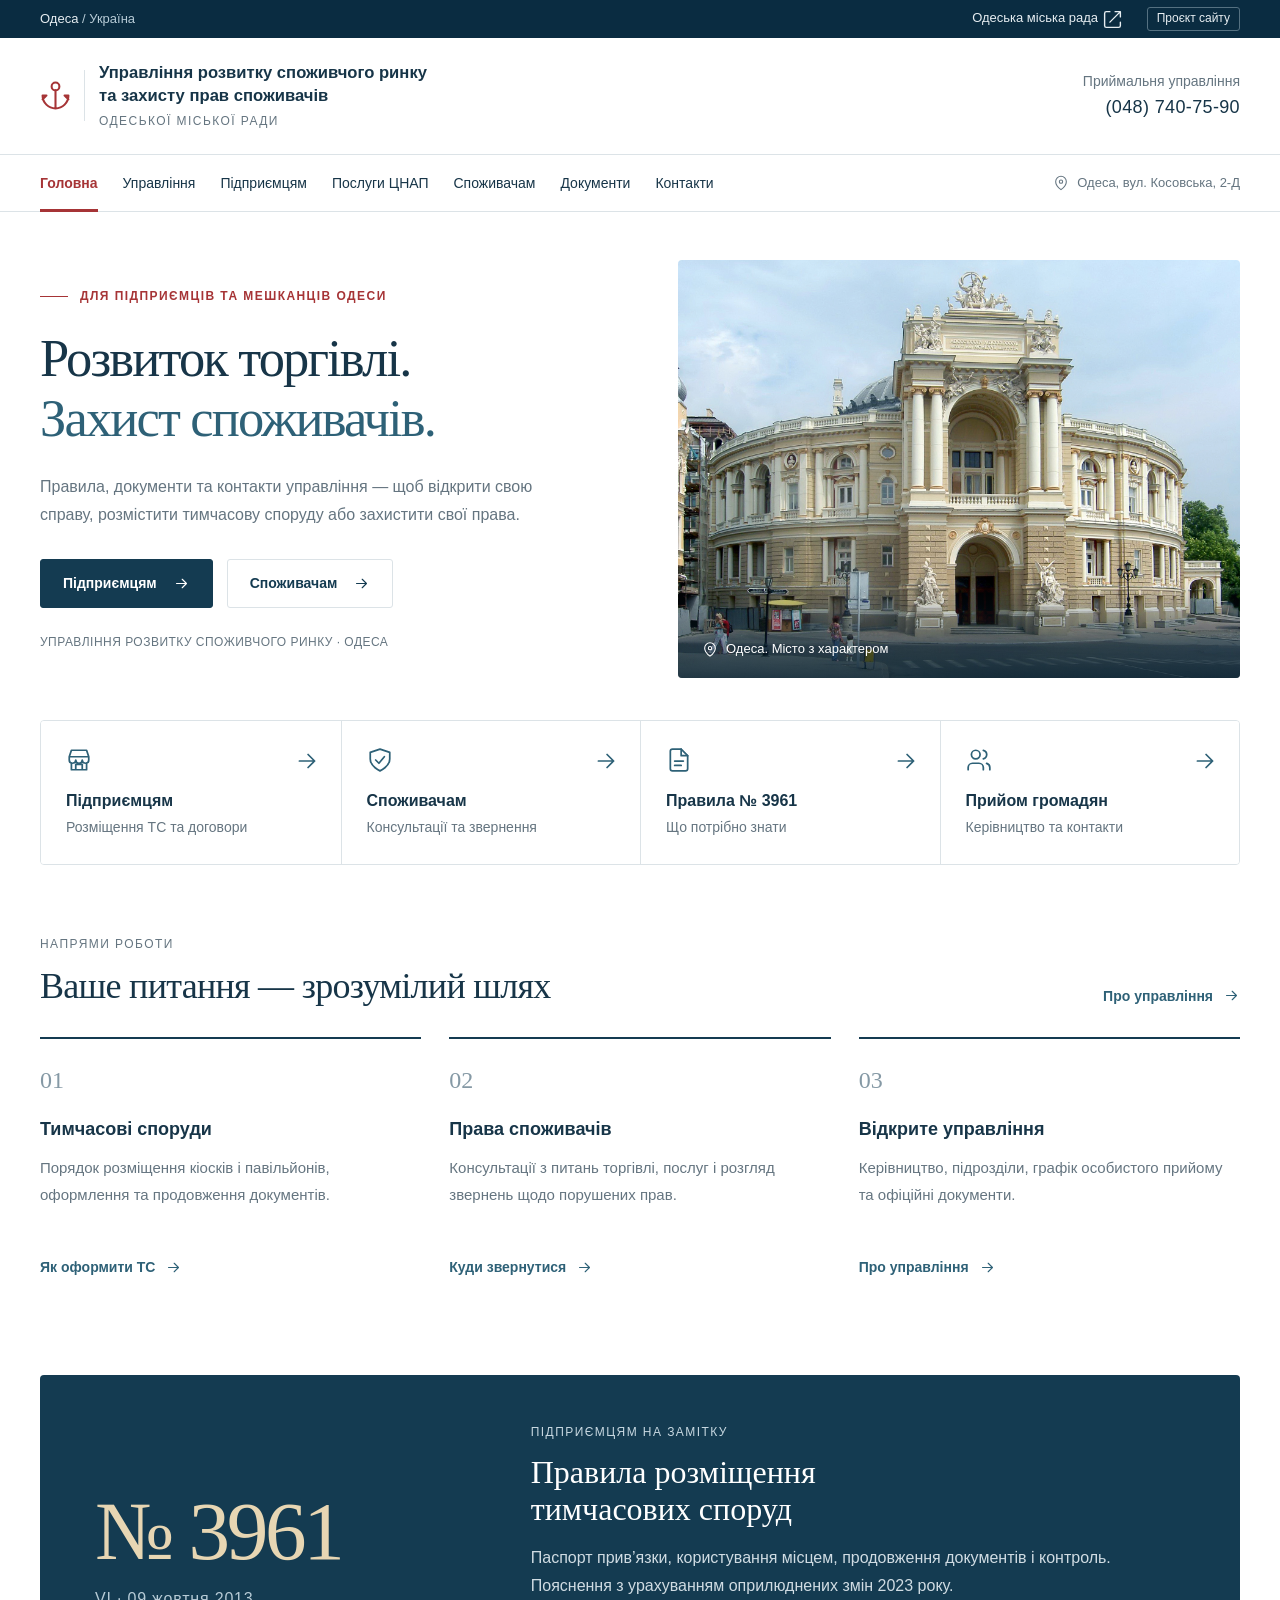
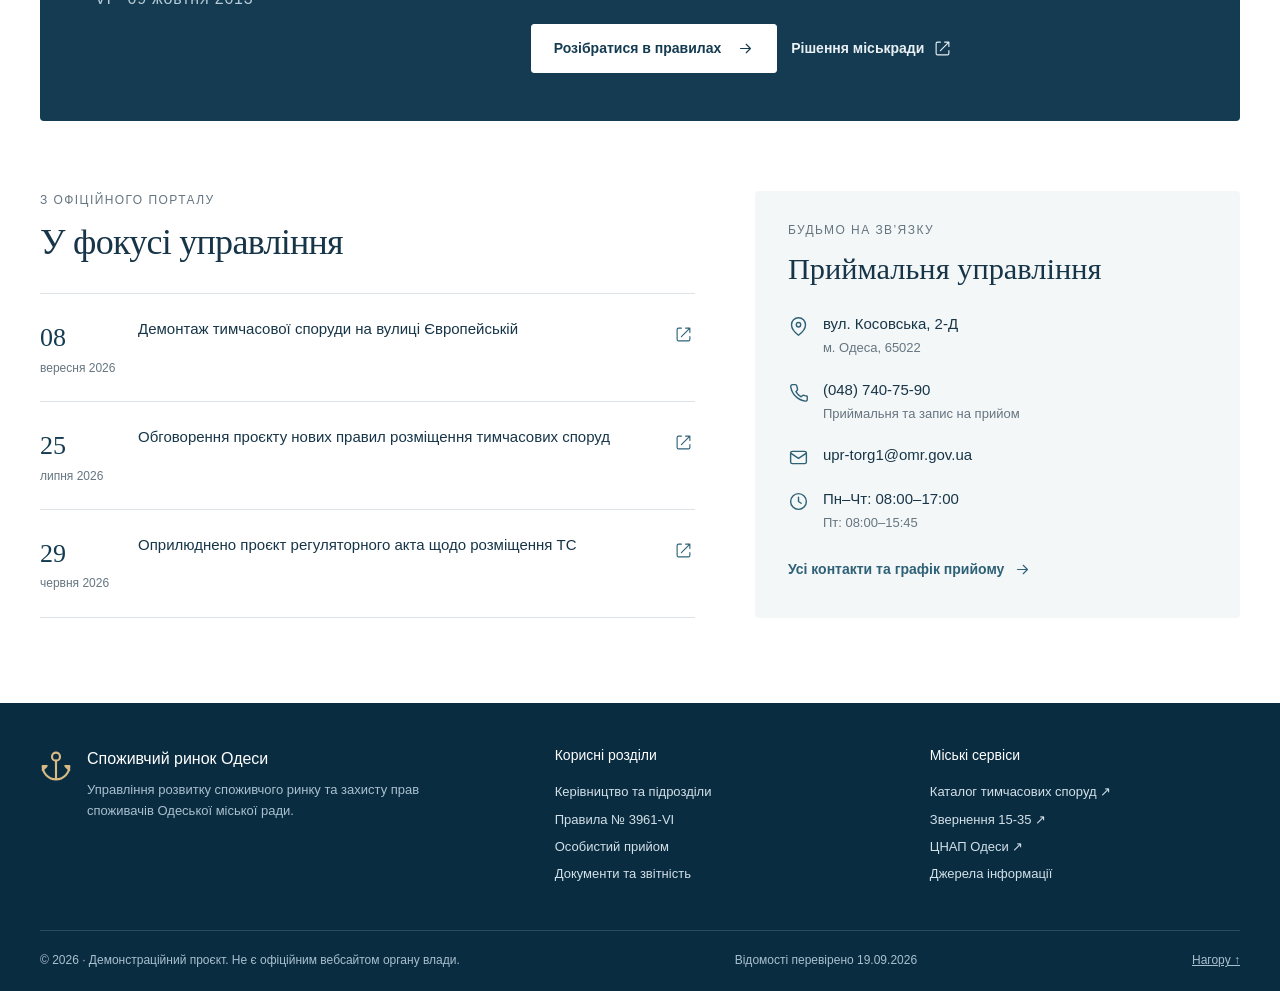
<file: index.html>
<!doctype html>
<html lang="uk"><head><meta charset="utf-8"><meta name="viewport" content="width=device-width, initial-scale=1"><meta name="theme-color" content="#143b51"><meta name="description" content="Правила розміщення тимчасових споруд, захист прав споживачів, керівництво та контакти управління Одеси. Демонстраційний проєкт."><meta name="robots" content="noindex,nofollow"><title>Головна · Споживчий ринок Одеси</title><link rel="icon" type="image/svg+xml" href="data:image/svg+xml,%3Csvg%20xmlns%3D%22http%3A//www.w3.org/2000/svg%22%20viewBox%3D%220%200%2032%2032%22%3E%3Crect%20width%3D%2232%22%20height%3D%2232%22%20rx%3D%226%22%20fill%3D%22%23143b51%22/%3E%3Cg%20fill%3D%22none%22%20stroke%3D%22%23f1ddb5%22%20stroke-width%3D%222%22%20stroke-linecap%3D%22round%22%3E%3Ccircle%20cx%3D%2216%22%20cy%3D%228%22%20r%3D%223%22/%3E%3Cpath%20d%3D%22M16%2011v15M6%2016v2a10%208%200%200%200%2020%200v-2M6%2016l-2%203m2-3%203%202m17-2%202%203m-2-3-3%202%22/%3E%3C/g%3E%3C/svg%3E"><link rel="stylesheet" href="style.css"><script src="site.js" defer></script></head>
<body id="top"><a class="skip" href="#main">Перейти до змісту</a>
<div class="utility"><div class="wrap"><span>Одеса <span class="minor">/ Україна</span></span><div class="utility-right"><a href="https://omr.gov.ua/ua/" target="_blank" rel="noopener noreferrer">Одеська міська рада <svg class="icon " viewBox="0 0 24 24" aria-hidden="true"><path d="M15 3h6v6m-12 6L21 3M9 3H5a2 2 0 0 0-2 2v14a2 2 0 0 0 2 2h14a2 2 0 0 0 2-2v-4"/></svg></a><span class="project-label">Проєкт сайту</span></div></div></div>
<header class="masthead"><div class="wrap"><a class="brand" href="index.html"><span class="brand-symbol"><svg class="icon " viewBox="0 0 24 24" aria-hidden="true"><circle cx="12" cy="5" r="3"/><path d="M12 8v13M5 12H2a10 10 0 0 0 20 0h-3M5 12l-3 3m17-3 3 3"/></svg></span><span><span class="brand-name">Управління розвитку споживчого ринку<br>та захисту прав споживачів</span><span class="brand-caption">Одеської міської ради</span></span></a><div class="header-contact"><span>Приймальня управління</span><a href="tel:+380487407590"><strong>(048) 740-75-90</strong></a></div><button class="menu-toggle" aria-expanded="false" aria-controls="site-navigation" aria-label="Відкрити меню"><svg class="icon " viewBox="0 0 24 24" aria-hidden="true"><path d="M4 6h16M4 12h16M4 18h16"/></svg></button></div></header>
<nav class="navigation" id="site-navigation" aria-label="Головна навігація"><div class="wrap nav-inner"><div class="nav-links"><a href="index.html" class="active" aria-current="page">Головна</a><a href="management.html">Управління</a><a href="business.html">Підприємцям</a><a href="cnap.html">Послуги ЦНАП</a><a href="consumers.html">Споживачам</a><a href="documents.html">Документи</a><a href="contacts.html">Контакти</a></div><span class="nav-city"><svg class="icon " viewBox="0 0 24 24" aria-hidden="true"><path d="M20 10c0 6-8 12-8 12S4 16 4 10a8 8 0 1 1 16 0Z"/><circle cx="12" cy="10" r="2.5"/></svg> Одеса, вул. Косовська, 2-Д</span></div></nav>
<main id="main"><section class="hero"><div class="wrap"><div class="hero-grid"><div><div class="eyebrow">Для підприємців та мешканців Одеси</div><h1>Розвиток торгівлі.<br><em>Захист споживачів.</em></h1><p class="hero-text">Правила, документи та контакти управління — щоб відкрити свою справу, розмістити тимчасову споруду або захистити свої права.</p><div class="actions"><a class="button" href="business.html">Підприємцям<svg class="icon " viewBox="0 0 24 24" aria-hidden="true"><path d="M5 12h14m-6-6 6 6-6 6"/></svg></a><a class="button secondary" href="consumers.html">Споживачам<svg class="icon " viewBox="0 0 24 24" aria-hidden="true"><path d="M5 12h14m-6-6 6 6-6 6"/></svg></a></div><p class="hero-under">УПРАВЛІННЯ РОЗВИТКУ СПОЖИВЧОГО РИНКУ · ОДЕСА</p></div><figure class="hero-photo" style="margin:0"><img src="odesa-hero.jpg" width="1893" height="1368" alt="Світлий фасад Одеського оперного театру" fetchpriority="high"><figcaption class="photo-caption"><svg class="icon " viewBox="0 0 24 24" aria-hidden="true"><path d="M20 10c0 6-8 12-8 12S4 16 4 10a8 8 0 1 1 16 0Z"/><circle cx="12" cy="10" r="2.5"/></svg> Одеса. Місто з характером</figcaption></figure></div><div class="quick-grid"><a class="quick" href="business.html"><svg class="icon " viewBox="0 0 24 24" aria-hidden="true"><path d="M3 9l2-6h14l2 6M3 9v3a3 3 0 0 0 6 0 3 3 0 0 0 6 0 3 3 0 0 0 6 0V9M5 15v6h14v-6M9 21v-5h6v5M3 9h18"/></svg><svg class="icon arrow" viewBox="0 0 24 24" aria-hidden="true"><path d="M5 12h14m-6-6 6 6-6 6"/></svg><h2>Підприємцям</h2><p>Розміщення ТС та договори</p></a><a class="quick" href="consumers.html"><svg class="icon " viewBox="0 0 24 24" aria-hidden="true"><path d="M12 22s9-4 9-11V5l-9-3-9 3v6c0 7 9 11 9 11Z"/><path d="m8 12 3 3 5-6"/></svg><svg class="icon arrow" viewBox="0 0 24 24" aria-hidden="true"><path d="M5 12h14m-6-6 6 6-6 6"/></svg><h2>Споживачам</h2><p>Консультації та звернення</p></a><a class="quick" href="rules.html"><svg class="icon " viewBox="0 0 24 24" aria-hidden="true"><path d="M14 2H6a2 2 0 0 0-2 2v16a2 2 0 0 0 2 2h12a2 2 0 0 0 2-2V8l-6-6Z"/><path d="M14 2v6h6M8 13h8M8 17h6"/></svg><svg class="icon arrow" viewBox="0 0 24 24" aria-hidden="true"><path d="M5 12h14m-6-6 6 6-6 6"/></svg><h2>Правила № 3961</h2><p>Що потрібно знати</p></a><a class="quick" href="contacts.html#reception"><svg class="icon " viewBox="0 0 24 24" aria-hidden="true"><path d="M16 21v-2a4 4 0 0 0-4-4H6a4 4 0 0 0-4 4v2m20 0v-2a4 4 0 0 0-3-3.9M16 3.1a4 4 0 0 1 0 7.8"/><circle cx="9" cy="7" r="4"/></svg><svg class="icon arrow" viewBox="0 0 24 24" aria-hidden="true"><path d="M5 12h14m-6-6 6 6-6 6"/></svg><h2>Прийом громадян</h2><p>Керівництво та контакти</p></a></div></div></section>
<section class="section"><div class="wrap"><div class="section-head"><div><div class="section-kicker">Напрями роботи</div><h2>Ваше питання — зрозумілий шлях</h2></div><a class="text-link" href="management.html">Про управління<svg class="icon " viewBox="0 0 24 24" aria-hidden="true"><path d="M5 12h14m-6-6 6 6-6 6"/></svg></a></div><div class="service-grid"><article class="service"><div class="service-num">01</div><h3>Тимчасові споруди</h3><p>Порядок розміщення кіосків і павільйонів, оформлення та продовження документів.</p><a class="text-link" href="business.html">Як оформити ТС<svg class="icon " viewBox="0 0 24 24" aria-hidden="true"><path d="M5 12h14m-6-6 6 6-6 6"/></svg></a></article><article class="service"><div class="service-num">02</div><h3>Права споживачів</h3><p>Консультації з питань торгівлі, послуг і розгляд звернень щодо порушених прав.</p><a class="text-link" href="consumers.html">Куди звернутися<svg class="icon " viewBox="0 0 24 24" aria-hidden="true"><path d="M5 12h14m-6-6 6 6-6 6"/></svg></a></article><article class="service"><div class="service-num">03</div><h3>Відкрите управління</h3><p>Керівництво, підрозділи, графік особистого прийому та офіційні документи.</p><a class="text-link" href="management.html">Про управління<svg class="icon " viewBox="0 0 24 24" aria-hidden="true"><path d="M5 12h14m-6-6 6 6-6 6"/></svg></a></article></div></div></section>
<div class="wrap"><section class="rule-banner"><div class="rule-number">№ 3961<span>VI · 09 жовтня 2013</span></div><div><div class="section-kicker">Підприємцям на замітку</div><h2>Правила розміщення<br>тимчасових споруд</h2><p>Паспорт прив’язки, користування місцем, продовження документів і контроль. Пояснення з урахуванням оприлюднених змін 2023 року.</p><div class="actions"><a class="button light" href="rules.html">Розібратися в правилах<svg class="icon " viewBox="0 0 24 24" aria-hidden="true"><path d="M5 12h14m-6-6 6 6-6 6"/></svg></a><a class="text-link" href="https://omr.gov.ua/ua/acts/council/55141/" target="_blank" rel="noopener noreferrer">Рішення міськради<svg class="icon " viewBox="0 0 24 24" aria-hidden="true"><path d="M15 3h6v6m-12 6L21 3M9 3H5a2 2 0 0 0-2 2v14a2 2 0 0 0 2 2h14a2 2 0 0 0 2-2v-4"/></svg></a></div></div></section></div>
<section class="section"><div class="wrap home-bottom"><div><div class="section-head"><div><div class="section-kicker">З офіційного порталу</div><h2>У фокусі управління</h2></div></div><div class="news-list"><a class="news-item" href="https://omr.gov.ua/ua/news/248311" target="_blank" rel="noopener noreferrer"><div class="news-date"><strong>08</strong>вересня 2026</div><h3>Демонтаж тимчасової споруди на вулиці Європейській</h3><svg class="icon " viewBox="0 0 24 24" aria-hidden="true"><path d="M15 3h6v6m-12 6L21 3M9 3H5a2 2 0 0 0-2 2v14a2 2 0 0 0 2 2h14a2 2 0 0 0 2-2v-4"/></svg></a><a class="news-item" href="https://omr.gov.ua/ua/news/247602" target="_blank" rel="noopener noreferrer"><div class="news-date"><strong>25</strong>липня 2026</div><h3>Обговорення проєкту нових правил розміщення тимчасових споруд</h3><svg class="icon " viewBox="0 0 24 24" aria-hidden="true"><path d="M15 3h6v6m-12 6L21 3M9 3H5a2 2 0 0 0-2 2v14a2 2 0 0 0 2 2h14a2 2 0 0 0 2-2v-4"/></svg></a><a class="news-item" href="https://omr.gov.ua/ua/news/247202" target="_blank" rel="noopener noreferrer"><div class="news-date"><strong>29</strong>червня 2026</div><h3>Оприлюднено проєкт регуляторного акта щодо розміщення ТС</h3><svg class="icon " viewBox="0 0 24 24" aria-hidden="true"><path d="M15 3h6v6m-12 6L21 3M9 3H5a2 2 0 0 0-2 2v14a2 2 0 0 0 2 2h14a2 2 0 0 0 2-2v-4"/></svg></a></div></div><aside class="contact-teaser"><div class="section-kicker">Будьмо на зв’язку</div><h2>Приймальня управління</h2><div class="contact-line"><svg class="icon " viewBox="0 0 24 24" aria-hidden="true"><path d="M20 10c0 6-8 12-8 12S4 16 4 10a8 8 0 1 1 16 0Z"/><circle cx="12" cy="10" r="2.5"/></svg><p>вул. Косовська, 2-Д<small>м. Одеса, 65022</small></p></div>
 <div class="contact-line"><svg class="icon " viewBox="0 0 24 24" aria-hidden="true"><path d="M22 16.9v3a2 2 0 0 1-2.2 2A19.8 19.8 0 0 1 3.1 5.2 2 2 0 0 1 5.1 3h3a2 2 0 0 1 2 1.7c.1 1 .4 2 .7 2.9a2 2 0 0 1-.5 2.1L9 11a16 16 0 0 0 6 6l1.3-1.3a2 2 0 0 1 2.1-.5c.9.3 1.9.6 2.9.7A2 2 0 0 1 22 16.9Z"/></svg><p><a href="tel:+380487407590">(048) 740-75-90</a><small>Приймальня та запис на прийом</small></p></div>
 <div class="contact-line"><svg class="icon " viewBox="0 0 24 24" aria-hidden="true"><rect x="3" y="5" width="18" height="14" rx="2"/><path d="m3 7 9 6 9-6"/></svg><p><a href="mailto:upr-torg1@omr.gov.ua">upr-torg1@omr.gov.ua</a></p></div>
 <div class="contact-line"><svg class="icon " viewBox="0 0 24 24" aria-hidden="true"><circle cx="12" cy="12" r="9"/><path d="M12 7v5l3 2"/></svg><p>Пн–Чт: 08:00–17:00<small>Пт: 08:00–15:45</small></p></div><a class="text-link" href="contacts.html">Усі контакти та графік прийому<svg class="icon " viewBox="0 0 24 24" aria-hidden="true"><path d="M5 12h14m-6-6 6 6-6 6"/></svg></a></aside></div></section></main>
<footer class="footer"><div class="wrap"><div class="footer-top"><div class="footer-brand"><svg class="icon " viewBox="0 0 24 24" aria-hidden="true"><circle cx="12" cy="5" r="3"/><path d="M12 8v13M5 12H2a10 10 0 0 0 20 0h-3M5 12l-3 3m17-3 3 3"/></svg><div><strong>Споживчий ринок Одеси</strong><p>Управління розвитку споживчого ринку та захисту прав споживачів Одеської міської ради.</p></div></div><div><h3>Корисні розділи</h3><ul><li><a href="management.html">Керівництво та підрозділи</a></li><li><a href="rules.html">Правила № 3961-VI</a></li><li><a href="contacts.html#reception">Особистий прийом</a></li><li><a href="documents.html">Документи та звітність</a></li></ul></div><div><h3>Міські сервіси</h3><ul><li><a href="https://torg.omr.gov.ua/obj/" target="_blank" rel="noopener noreferrer">Каталог тимчасових споруд ↗</a></li><li><a href="https://1535.omr.gov.ua/" target="_blank" rel="noopener noreferrer">Звернення 15-35 ↗</a></li><li><a href="https://cnap.omr.gov.ua/" target="_blank" rel="noopener noreferrer">ЦНАП Одеси ↗</a></li><li><a href="sources.html">Джерела інформації</a></li></ul></div></div><div class="footer-bottom"><span>© 2026 · Демонстраційний проєкт. Не є офіційним вебсайтом органу влади.</span><span>Відомості перевірено 19.09.2026</span><a class="back-top" href="#top">Нагору ↑</a></div></div></footer></body></html>
</file>
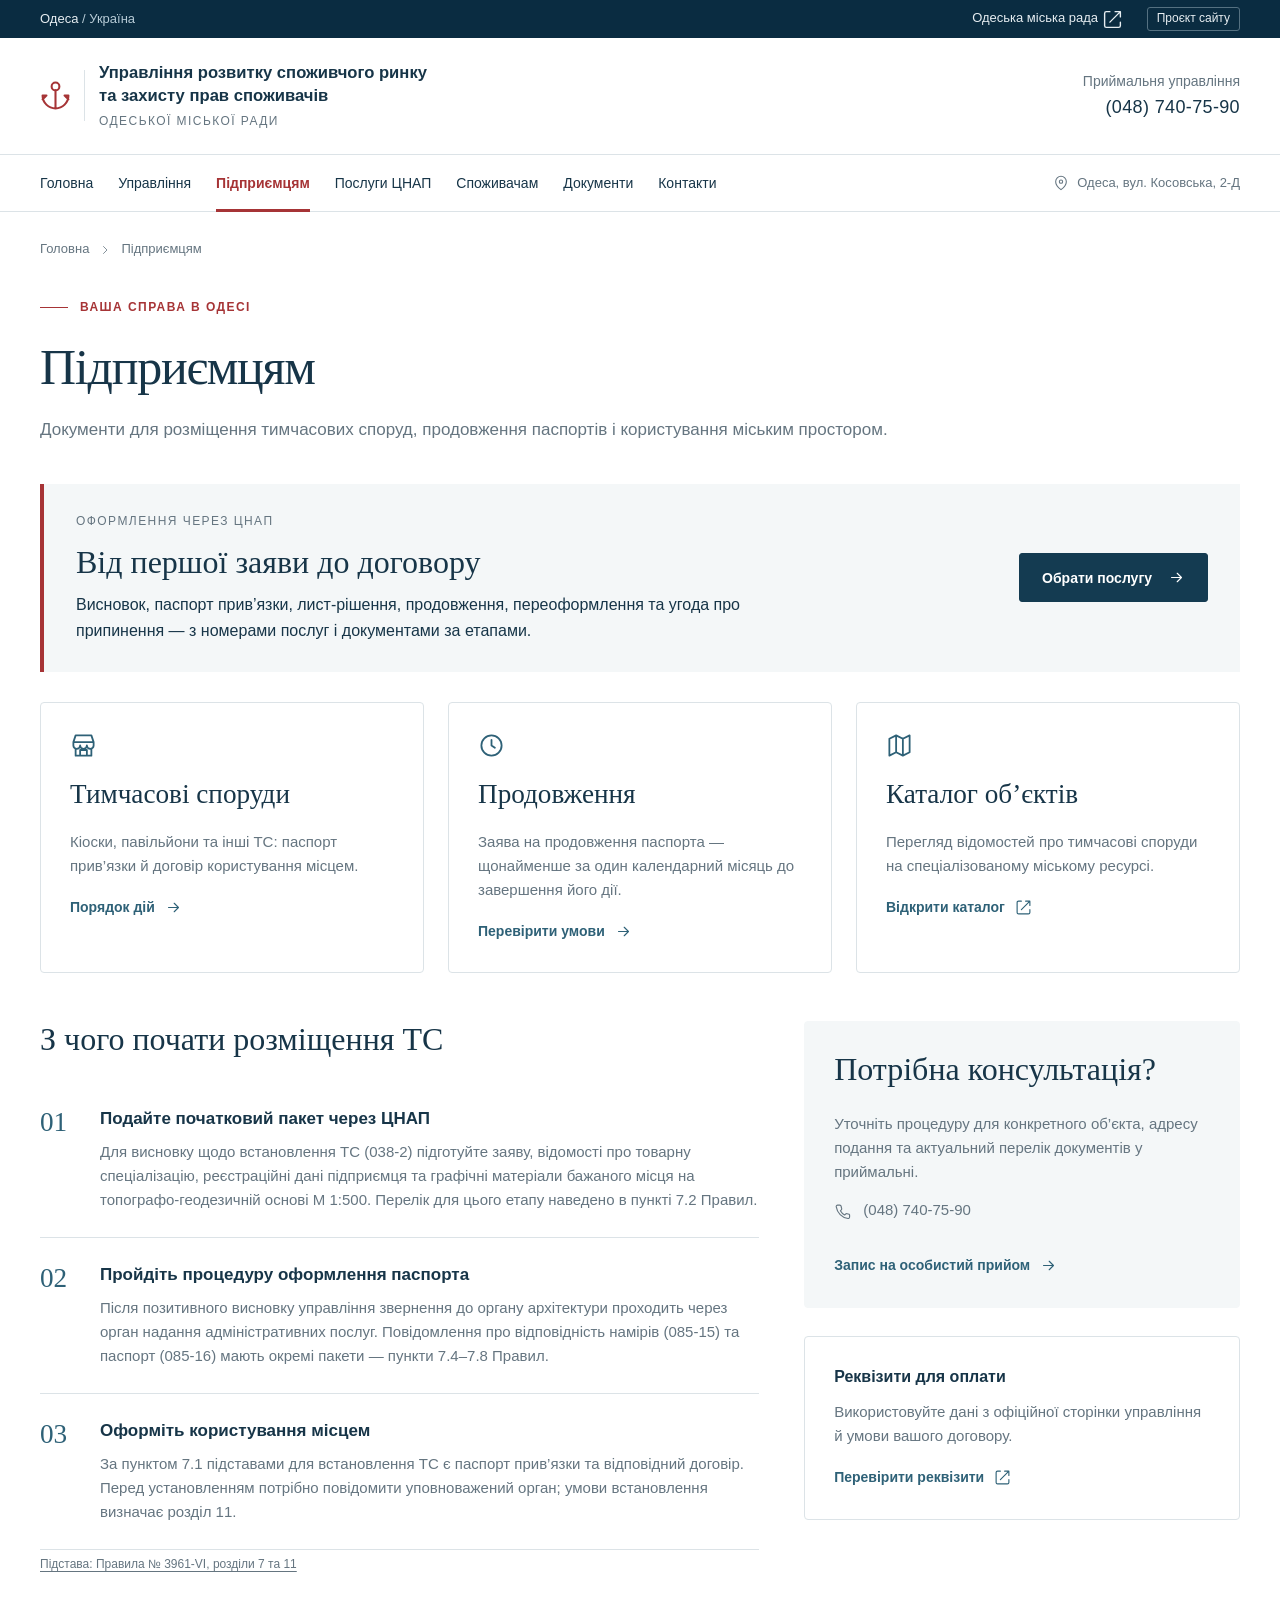
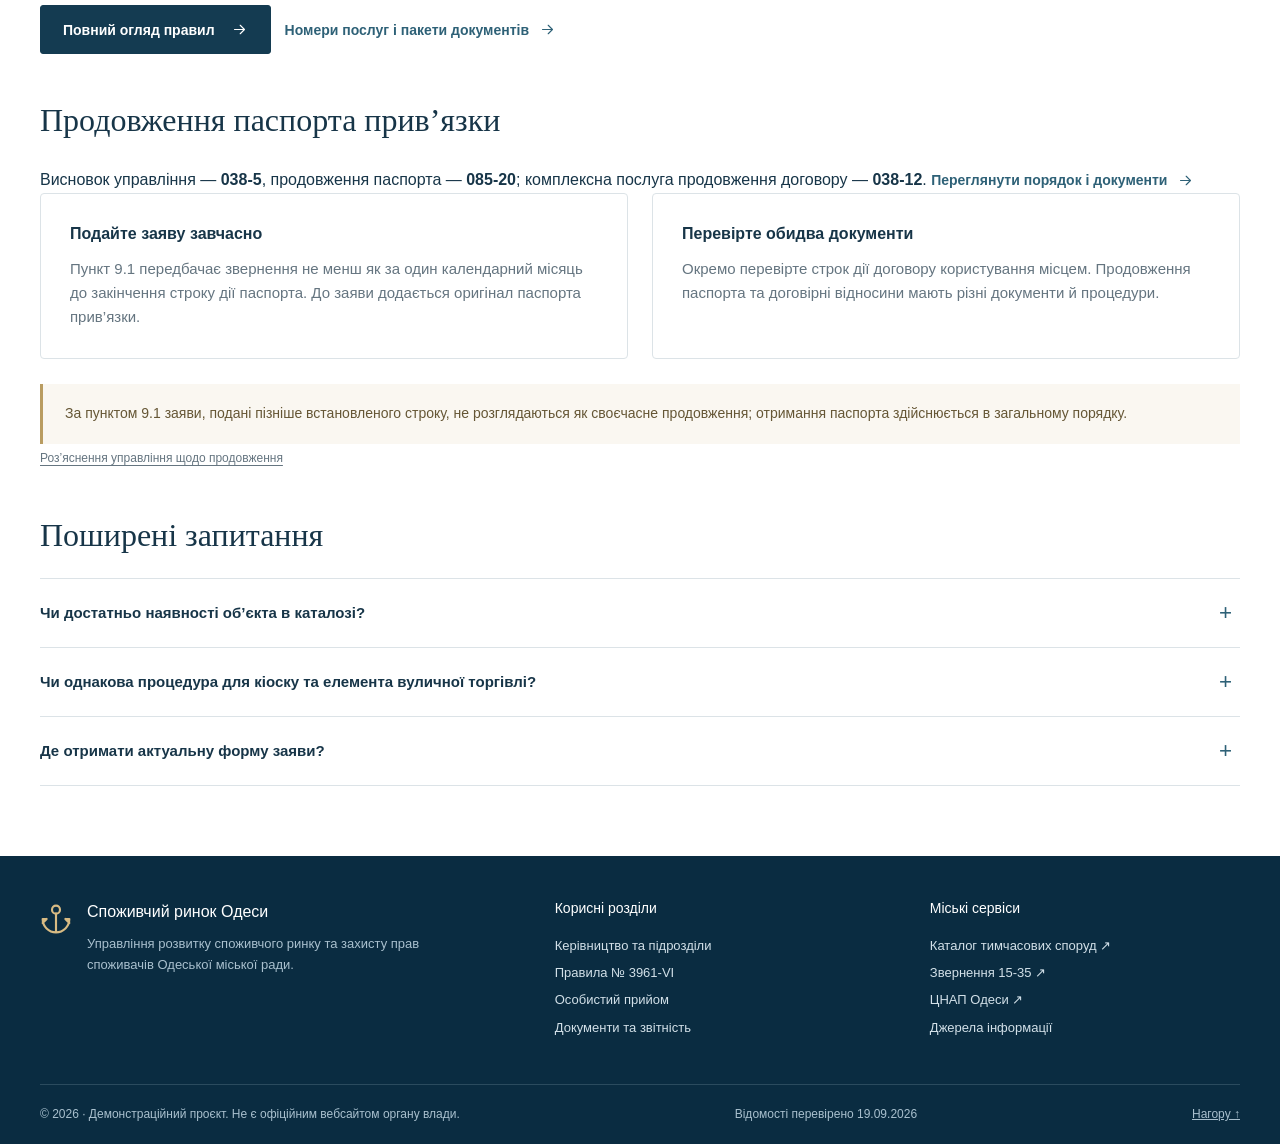
<file: business.html>
<!doctype html>
<html lang="uk"><head><meta charset="utf-8"><meta name="viewport" content="width=device-width, initial-scale=1"><meta name="theme-color" content="#143b51"><meta name="description" content="Управління розвитку споживчого ринку та захисту прав споживачів Одеської міської ради"><meta name="robots" content="noindex,nofollow"><title>Підприємцям · Споживчий ринок Одеси</title><link rel="icon" type="image/svg+xml" href="data:image/svg+xml,%3Csvg%20xmlns%3D%22http%3A//www.w3.org/2000/svg%22%20viewBox%3D%220%200%2032%2032%22%3E%3Crect%20width%3D%2232%22%20height%3D%2232%22%20rx%3D%226%22%20fill%3D%22%23143b51%22/%3E%3Cg%20fill%3D%22none%22%20stroke%3D%22%23f1ddb5%22%20stroke-width%3D%222%22%20stroke-linecap%3D%22round%22%3E%3Ccircle%20cx%3D%2216%22%20cy%3D%228%22%20r%3D%223%22/%3E%3Cpath%20d%3D%22M16%2011v15M6%2016v2a10%208%200%200%200%2020%200v-2M6%2016l-2%203m2-3%203%202m17-2%202%203m-2-3-3%202%22/%3E%3C/g%3E%3C/svg%3E"><link rel="stylesheet" href="style.css"><script src="site.js" defer></script></head>
<body id="top"><a class="skip" href="#main">Перейти до змісту</a>
<div class="utility"><div class="wrap"><span>Одеса <span class="minor">/ Україна</span></span><div class="utility-right"><a href="https://omr.gov.ua/ua/" target="_blank" rel="noopener noreferrer">Одеська міська рада <svg class="icon " viewBox="0 0 24 24" aria-hidden="true"><path d="M15 3h6v6m-12 6L21 3M9 3H5a2 2 0 0 0-2 2v14a2 2 0 0 0 2 2h14a2 2 0 0 0 2-2v-4"/></svg></a><span class="project-label">Проєкт сайту</span></div></div></div>
<header class="masthead"><div class="wrap"><a class="brand" href="index.html"><span class="brand-symbol"><svg class="icon " viewBox="0 0 24 24" aria-hidden="true"><circle cx="12" cy="5" r="3"/><path d="M12 8v13M5 12H2a10 10 0 0 0 20 0h-3M5 12l-3 3m17-3 3 3"/></svg></span><span><span class="brand-name">Управління розвитку споживчого ринку<br>та захисту прав споживачів</span><span class="brand-caption">Одеської міської ради</span></span></a><div class="header-contact"><span>Приймальня управління</span><a href="tel:+380487407590"><strong>(048) 740-75-90</strong></a></div><button class="menu-toggle" aria-expanded="false" aria-controls="site-navigation" aria-label="Відкрити меню"><svg class="icon " viewBox="0 0 24 24" aria-hidden="true"><path d="M4 6h16M4 12h16M4 18h16"/></svg></button></div></header>
<nav class="navigation" id="site-navigation" aria-label="Головна навігація"><div class="wrap nav-inner"><div class="nav-links"><a href="index.html">Головна</a><a href="management.html">Управління</a><a href="business.html" class="active" aria-current="page">Підприємцям</a><a href="cnap.html">Послуги ЦНАП</a><a href="consumers.html">Споживачам</a><a href="documents.html">Документи</a><a href="contacts.html">Контакти</a></div><span class="nav-city"><svg class="icon " viewBox="0 0 24 24" aria-hidden="true"><path d="M20 10c0 6-8 12-8 12S4 16 4 10a8 8 0 1 1 16 0Z"/><circle cx="12" cy="10" r="2.5"/></svg> Одеса, вул. Косовська, 2-Д</span></div></nav>
<main id="main"><div class="wrap"><div class="breadcrumbs"><a href="index.html">Головна</a><svg class="icon " viewBox="0 0 24 24" aria-hidden="true"><path d="m9 5 7 7-7 7"/></svg><span>Підприємцям</span></div><header class="page-head"><div class="eyebrow">Ваша справа в Одесі</div><h1>Підприємцям</h1><p>Документи для розміщення тимчасових споруд, продовження паспортів і користування міським простором.</p></header></div><div class="wrap page-content"><section class="cnap-entry"><div><div class="section-kicker">Оформлення через ЦНАП</div><h2>Від першої заяви до договору</h2><p>Висновок, паспорт прив’язки, лист-рішення, продовження, переоформлення та угода про припинення — з номерами послуг і документами за етапами.</p></div><a class="button" href="cnap.html">Обрати послугу<svg class="icon " viewBox="0 0 24 24" aria-hidden="true"><path d="M5 12h14m-6-6 6 6-6 6"/></svg></a></section><div class="three-grid"><article class="panel"><svg class="icon " viewBox="0 0 24 24" aria-hidden="true"><path d="M3 9l2-6h14l2 6M3 9v3a3 3 0 0 0 6 0 3 3 0 0 0 6 0 3 3 0 0 0 6 0V9M5 15v6h14v-6M9 21v-5h6v5M3 9h18"/></svg><h2>Тимчасові споруди</h2><p>Кіоски, павільйони та інші ТС: паспорт прив’язки й договір користування місцем.</p><a class="text-link" href="#placement">Порядок дій<svg class="icon " viewBox="0 0 24 24" aria-hidden="true"><path d="M5 12h14m-6-6 6 6-6 6"/></svg></a></article><article class="panel"><svg class="icon " viewBox="0 0 24 24" aria-hidden="true"><circle cx="12" cy="12" r="9"/><path d="M12 7v5l3 2"/></svg><h2>Продовження</h2><p>Заява на продовження паспорта — щонайменше за один календарний місяць до завершення його дії.</p><a class="text-link" href="#renewal">Перевірити умови<svg class="icon " viewBox="0 0 24 24" aria-hidden="true"><path d="M5 12h14m-6-6 6 6-6 6"/></svg></a></article><article class="panel"><svg class="icon " viewBox="0 0 24 24" aria-hidden="true"><path d="m3 6 6-3 6 3 6-3v15l-6 3-6-3-6 3V6Zm6-3v15m6-12v15"/></svg><h2>Каталог об’єктів</h2><p>Перегляд відомостей про тимчасові споруди на спеціалізованому міському ресурсі.</p><a class="text-link" href="https://torg.omr.gov.ua/obj/" target="_blank" rel="noopener noreferrer">Відкрити каталог<svg class="icon " viewBox="0 0 24 24" aria-hidden="true"><path d="M15 3h6v6m-12 6L21 3M9 3H5a2 2 0 0 0-2 2v14a2 2 0 0 0 2 2h14a2 2 0 0 0 2-2v-4"/></svg></a></article></div>
<div class="two-column subsection"><section id="placement"><h2>З чого почати розміщення ТС</h2><div class="steps"><article class="step"><div><h3>Подайте початковий пакет через ЦНАП</h3><p class="small">Для висновку щодо встановлення ТС (038-2) підготуйте заяву, відомості про товарну спеціалізацію, реєстраційні дані підприємця та графічні матеріали бажаного місця на топографо-геодезичній основі М 1:500. Перелік для цього етапу наведено в пункті 7.2 Правил.</p></div></article><article class="step"><div><h3>Пройдіть процедуру оформлення паспорта</h3><p class="small">Після позитивного висновку управління звернення до органу архітектури проходить через орган надання адміністративних послуг. Повідомлення про відповідність намірів (085-15) та паспорт (085-16) мають окремі пакети — пункти 7.4–7.8 Правил.</p></div></article><article class="step"><div><h3>Оформіть користування місцем</h3><p class="small">За пунктом 7.1 підставами для встановлення ТС є паспорт прив’язки та відповідний договір. Перед установленням потрібно повідомити уповноважений орган; умови встановлення визначає розділ 11.</p></div></article></div><a class="source-ref" href="https://omr.gov.ua/ua/acts/council/55141/" target="_blank" rel="noopener noreferrer">Підстава: Правила № 3961-VI, розділи 7 та 11</a><div class="actions"><a class="button" href="rules.html">Повний огляд правил<svg class="icon " viewBox="0 0 24 24" aria-hidden="true"><path d="M5 12h14m-6-6 6 6-6 6"/></svg></a><a class="text-link" href="cnap.html#new-ts">Номери послуг і пакети документів<svg class="icon " viewBox="0 0 24 24" aria-hidden="true"><path d="M5 12h14m-6-6 6 6-6 6"/></svg></a></div></section><aside><div class="panel soft"><h2>Потрібна консультація?</h2><p>Уточніть процедуру для конкретного об’єкта, адресу подання та актуальний перелік документів у приймальні.</p><p class="staff-phone"><a href="tel:+380487407590"><svg class="icon " viewBox="0 0 24 24" aria-hidden="true"><path d="M22 16.9v3a2 2 0 0 1-2.2 2A19.8 19.8 0 0 1 3.1 5.2 2 2 0 0 1 5.1 3h3a2 2 0 0 1 2 1.7c.1 1 .4 2 .7 2.9a2 2 0 0 1-.5 2.1L9 11a16 16 0 0 0 6 6l1.3-1.3a2 2 0 0 1 2.1-.5c.9.3 1.9.6 2.9.7A2 2 0 0 1 22 16.9Z"/></svg> (048) 740-75-90</a></p><a class="text-link" href="contacts.html#reception">Запис на особистий прийом<svg class="icon " viewBox="0 0 24 24" aria-hidden="true"><path d="M5 12h14m-6-6 6 6-6 6"/></svg></a></div><div class="panel spacer-top"><h3>Реквізити для оплати</h3><p>Використовуйте дані з офіційної сторінки управління й умови вашого договору.</p><a class="text-link" href="https://omr.gov.ua/ua/city/offices/torg/rekviziti/" target="_blank" rel="noopener noreferrer">Перевірити реквізити<svg class="icon " viewBox="0 0 24 24" aria-hidden="true"><path d="M15 3h6v6m-12 6L21 3M9 3H5a2 2 0 0 0-2 2v14a2 2 0 0 0 2 2h14a2 2 0 0 0 2-2v-4"/></svg></a></div></aside></div>
<section class="subsection" id="renewal"><h2>Продовження паспорта прив’язки</h2><p class="spacer-top">Висновок управління — <strong>038-5</strong>, продовження паспорта — <strong>085-20</strong>; комплексна послуга продовження договору — <strong>038-12</strong>. <a class="text-link" href="cnap.html#renewal">Переглянути порядок і документи<svg class="icon " viewBox="0 0 24 24" aria-hidden="true"><path d="M5 12h14m-6-6 6 6-6 6"/></svg></a></p><div class="two-grid"><div class="panel"><h3>Подайте заяву завчасно</h3><p>Пункт 9.1 передбачає звернення не менш як за один календарний місяць до закінчення строку дії паспорта. До заяви додається оригінал паспорта прив’язки.</p></div><div class="panel"><h3>Перевірте обидва документи</h3><p>Окремо перевірте строк дії договору користування місцем. Продовження паспорта та договірні відносини мають різні документи й процедури.</p></div></div><div class="note">За пунктом 9.1 заяви, подані пізніше встановленого строку, не розглядаються як своєчасне продовження; отримання паспорта здійснюється в загальному порядку.</div><a class="source-ref" href="https://torg.omr.gov.ua/dir/" target="_blank" rel="noopener noreferrer">Роз’яснення управління щодо продовження</a></section>
<section class="subsection"><h2>Поширені запитання</h2><div class="faq"><details><summary>Чи достатньо наявності об’єкта в каталозі?</summary><p>Каталог допомагає знайти відомості про об’єкт. Підстави для його встановлення визначає пункт 7.1 Правил — паспорт прив’язки та відповідний договір. Тому запис у каталозі сам по собі не замінює ці документи.</p></details><details><summary>Чи однакова процедура для кіоску та елемента вуличної торгівлі?</summary><p>Правила містять окремий розділ 13 для елементів вуличної торгівлі. Уточніть категорію вашого об’єкта до подання документів, зокрема для сезонної торгівлі та майданчиків.</p></details><details><summary>Де отримати актуальну форму заяви?</summary><p>У розділі <a href="cnap.html">«Послуги ЦНАП»</a> оберіть потрібний етап і відкрийте офіційну картку з формою заяви. Перед поданням перевірте чинний перелік додатків.</p></details></div></section></div></main>
<footer class="footer"><div class="wrap"><div class="footer-top"><div class="footer-brand"><svg class="icon " viewBox="0 0 24 24" aria-hidden="true"><circle cx="12" cy="5" r="3"/><path d="M12 8v13M5 12H2a10 10 0 0 0 20 0h-3M5 12l-3 3m17-3 3 3"/></svg><div><strong>Споживчий ринок Одеси</strong><p>Управління розвитку споживчого ринку та захисту прав споживачів Одеської міської ради.</p></div></div><div><h3>Корисні розділи</h3><ul><li><a href="management.html">Керівництво та підрозділи</a></li><li><a href="rules.html">Правила № 3961-VI</a></li><li><a href="contacts.html#reception">Особистий прийом</a></li><li><a href="documents.html">Документи та звітність</a></li></ul></div><div><h3>Міські сервіси</h3><ul><li><a href="https://torg.omr.gov.ua/obj/" target="_blank" rel="noopener noreferrer">Каталог тимчасових споруд ↗</a></li><li><a href="https://1535.omr.gov.ua/" target="_blank" rel="noopener noreferrer">Звернення 15-35 ↗</a></li><li><a href="https://cnap.omr.gov.ua/" target="_blank" rel="noopener noreferrer">ЦНАП Одеси ↗</a></li><li><a href="sources.html">Джерела інформації</a></li></ul></div></div><div class="footer-bottom"><span>© 2026 · Демонстраційний проєкт. Не є офіційним вебсайтом органу влади.</span><span>Відомості перевірено 19.09.2026</span><a class="back-top" href="#top">Нагору ↑</a></div></div></footer></body></html>
</file>
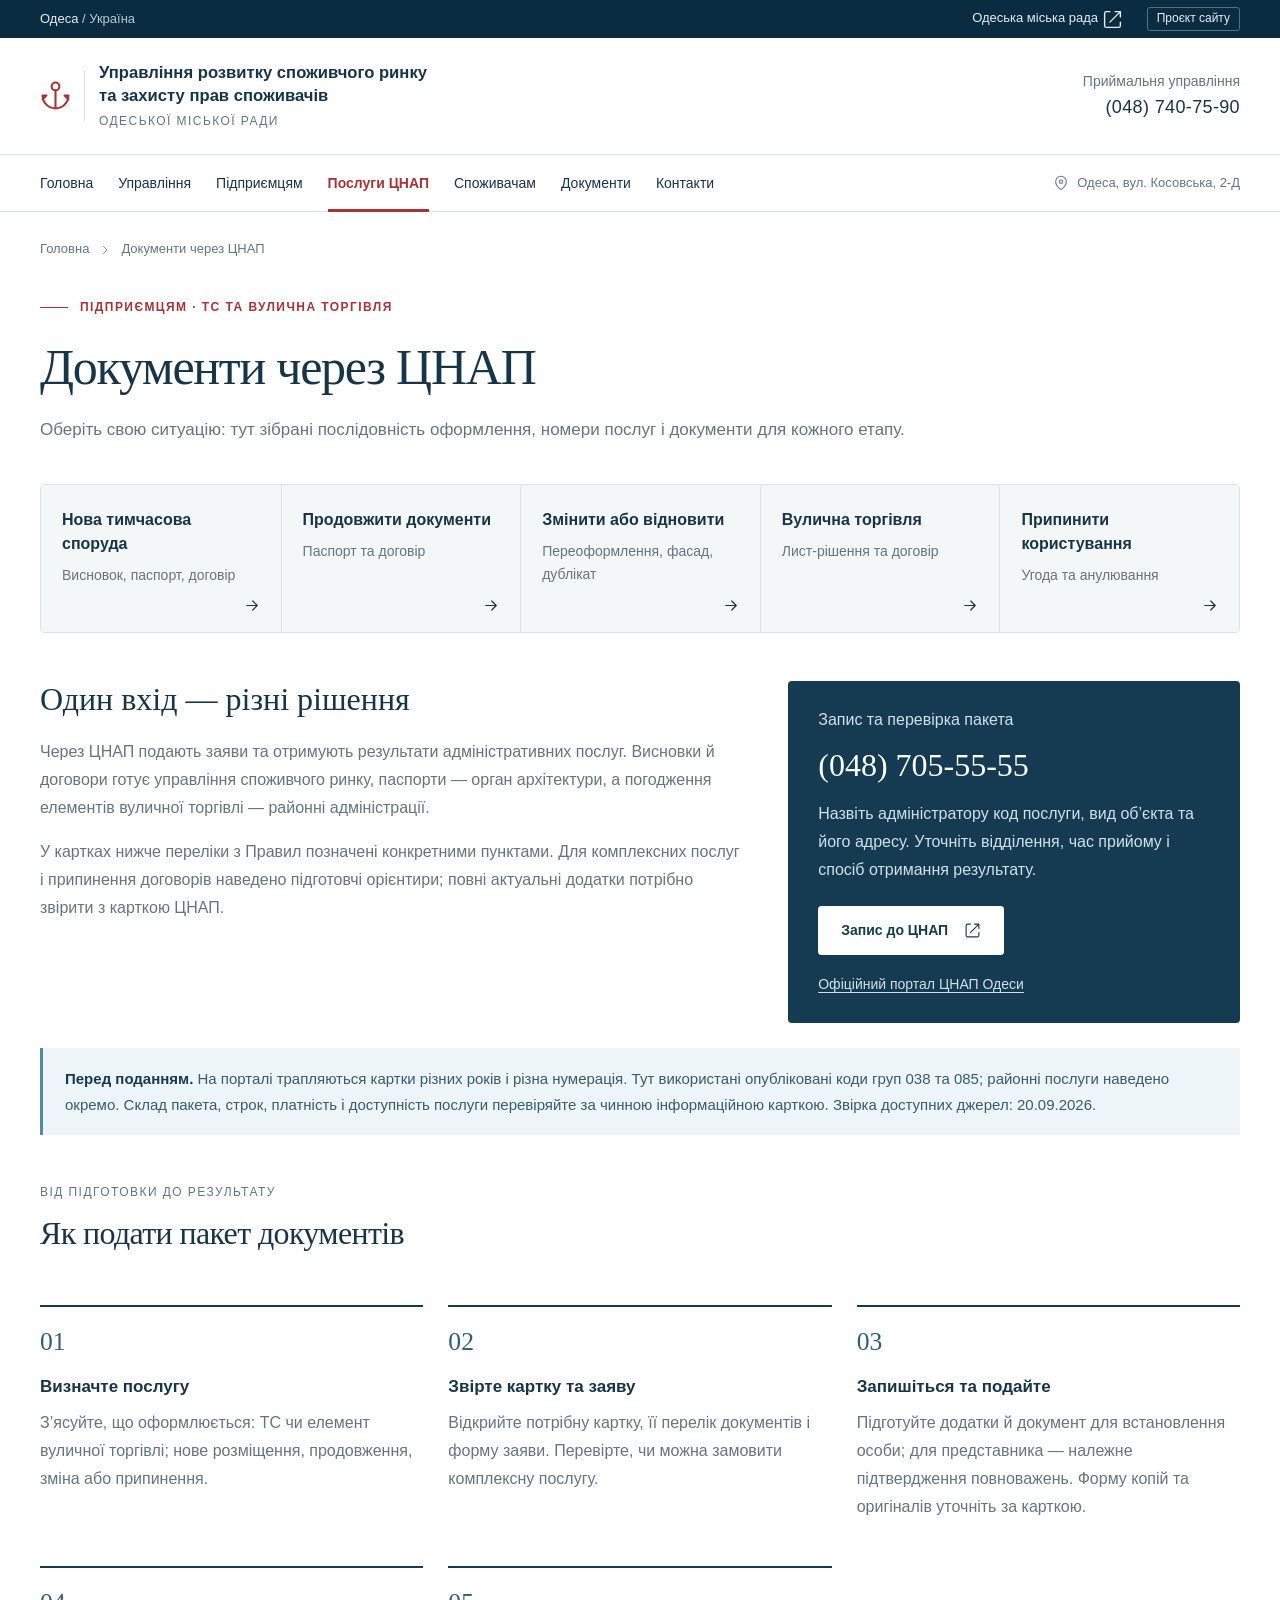
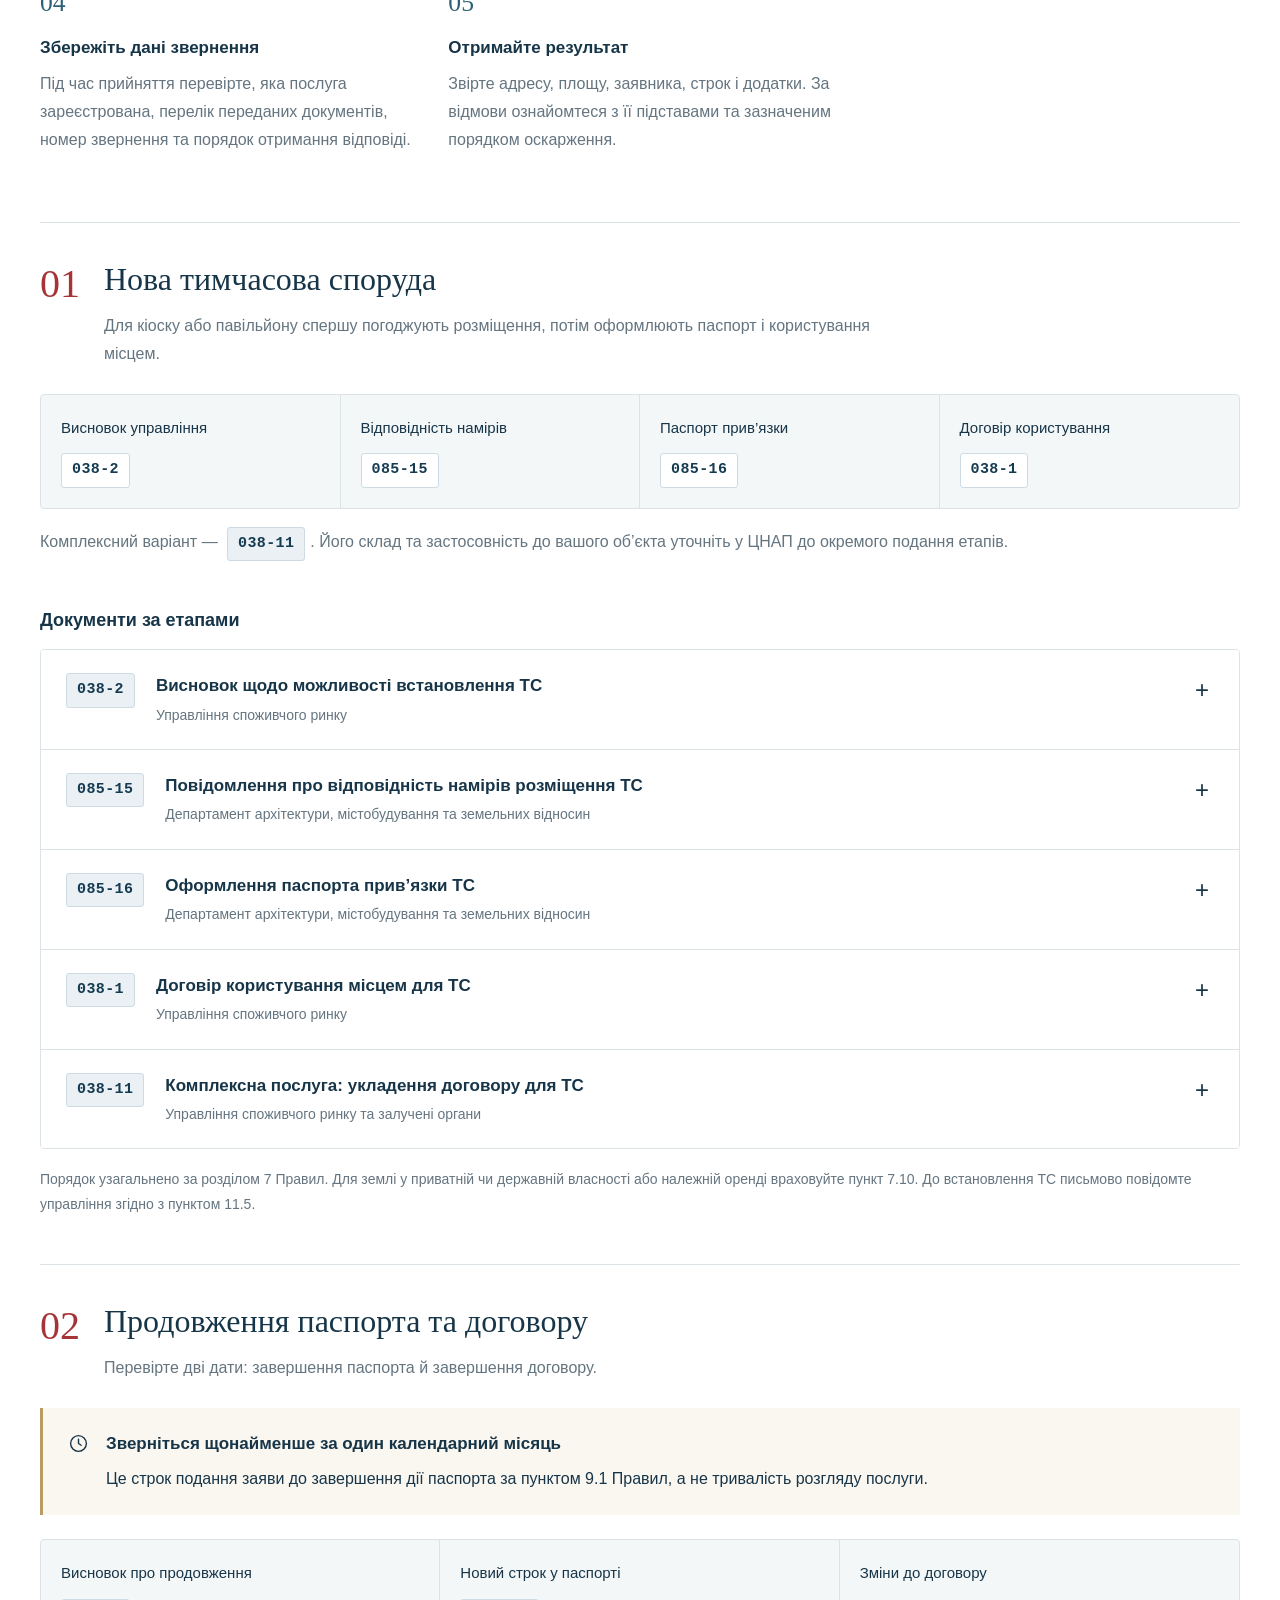
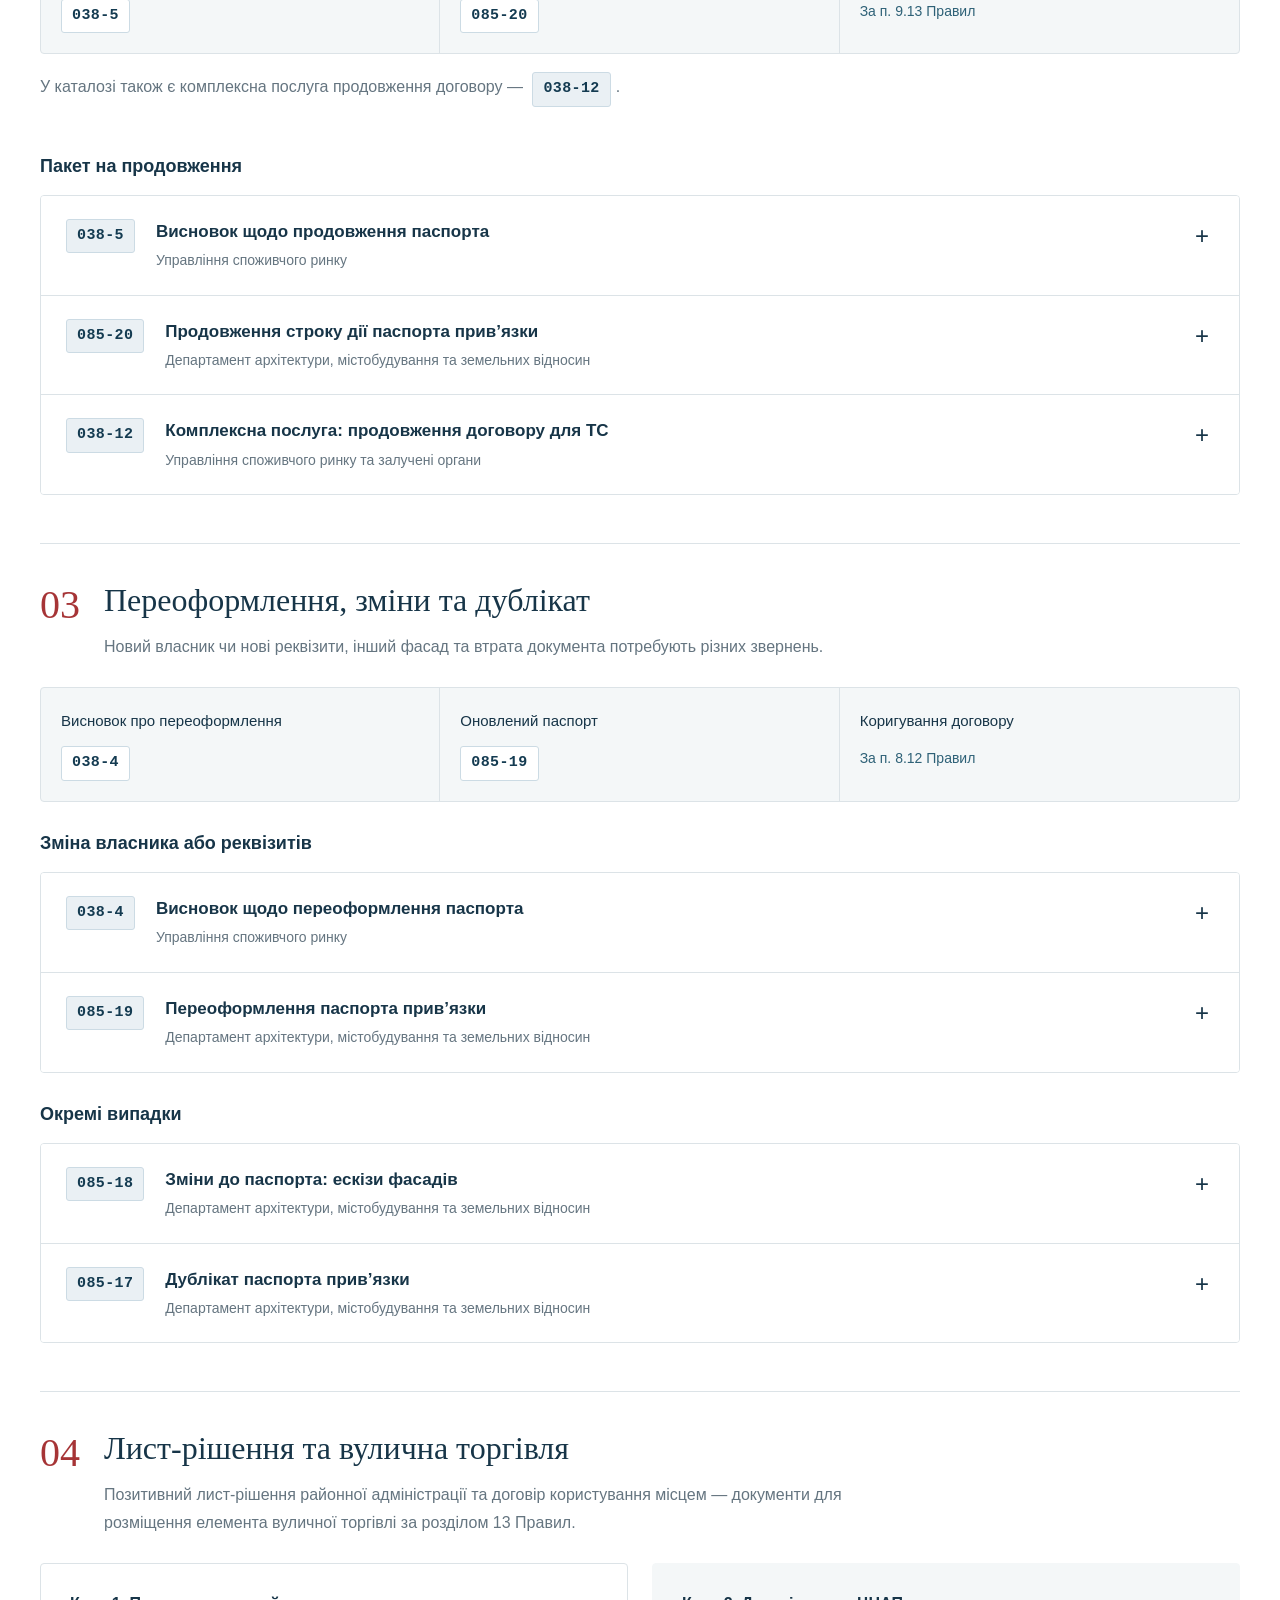
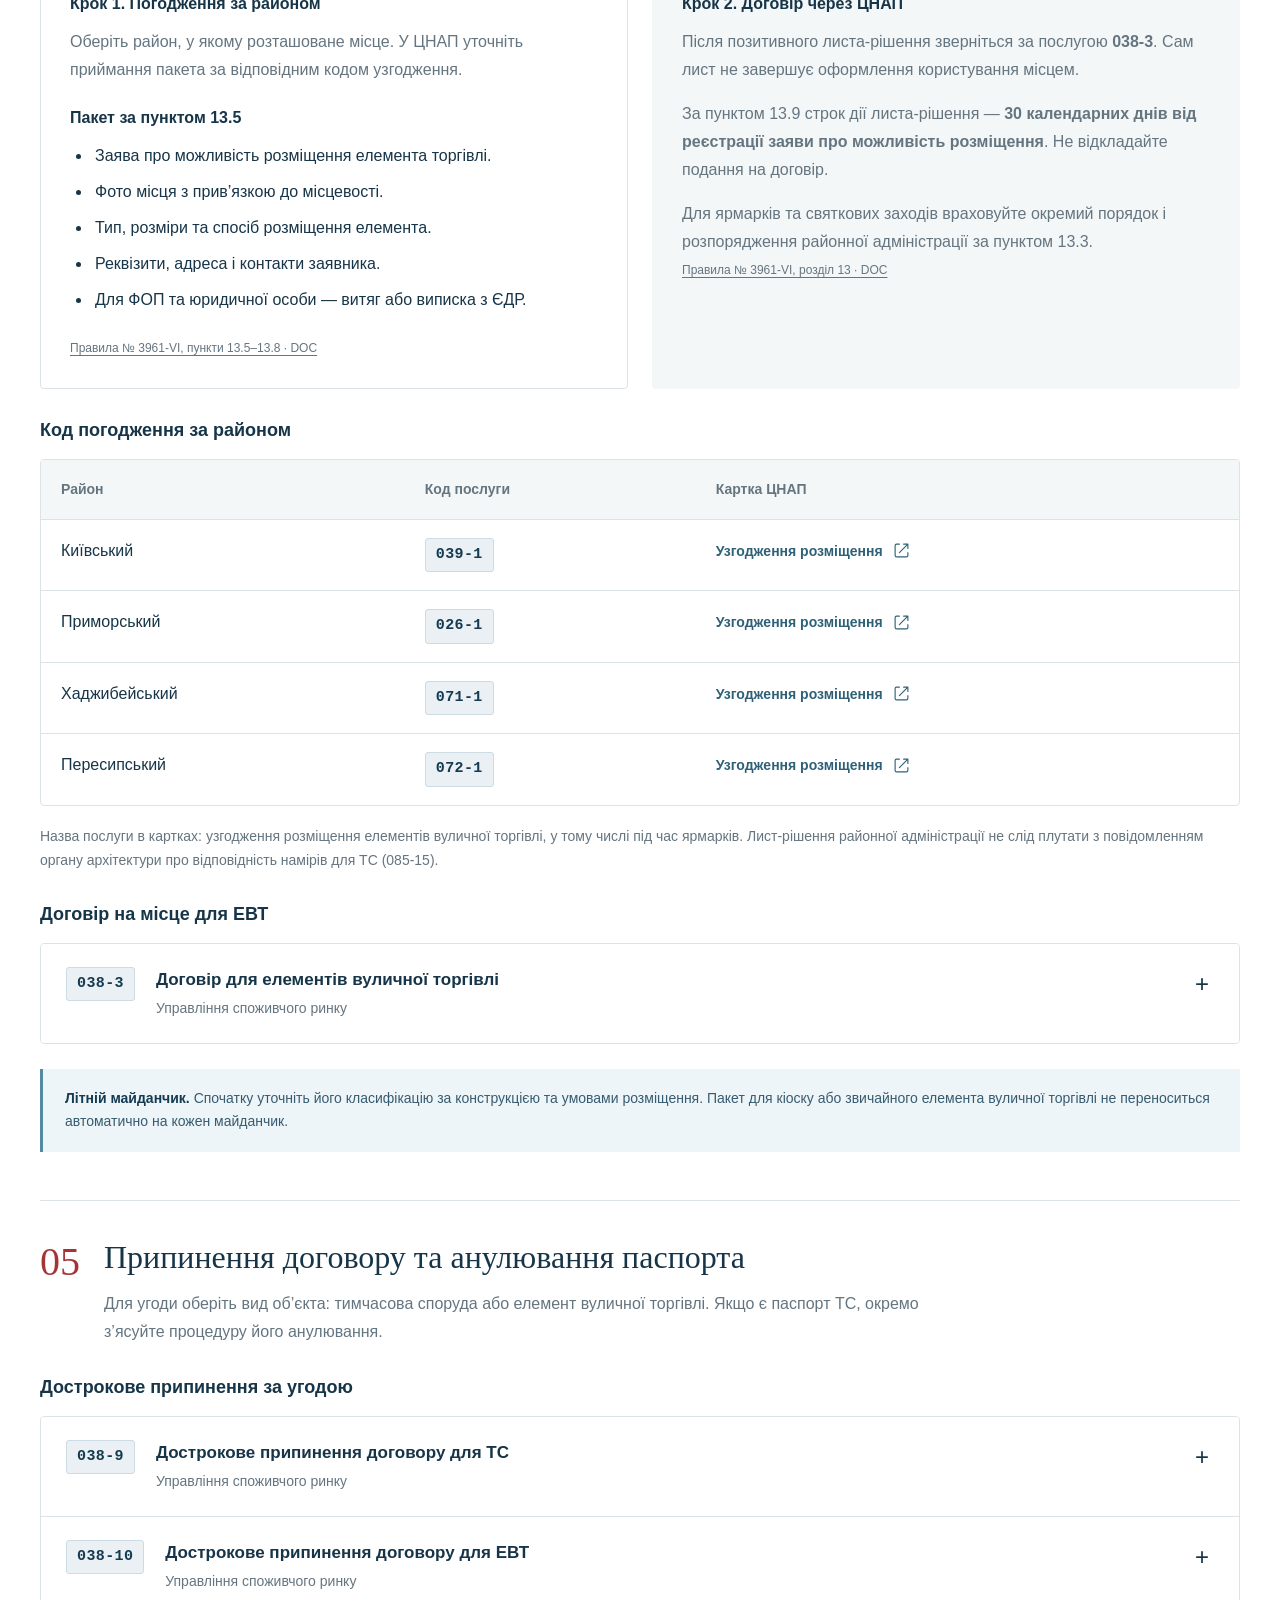
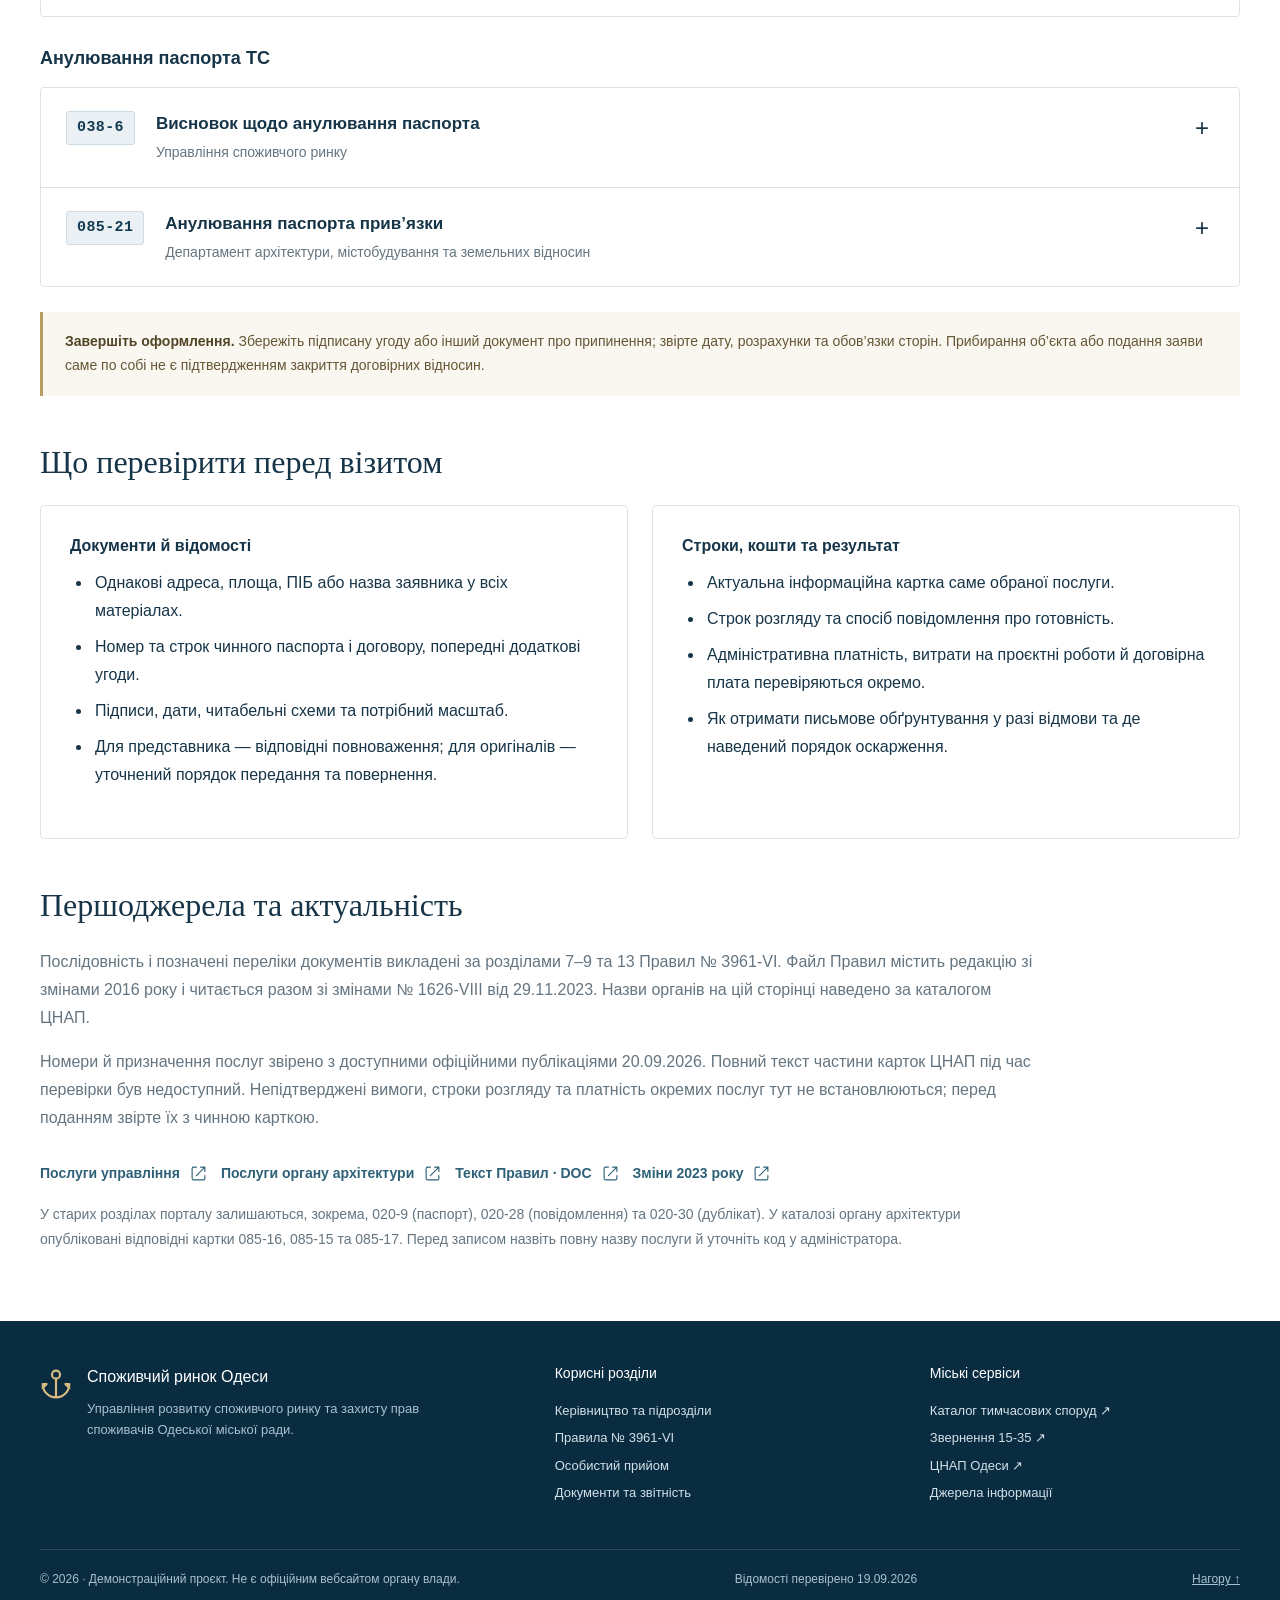
<file: cnap.html>
<!doctype html>
<html lang="uk"><head><meta charset="utf-8"><meta name="viewport" content="width=device-width, initial-scale=1"><meta name="theme-color" content="#143b51"><meta name="description" content="Оформлення ТС та вуличної торгівлі через ЦНАП Одеси: номери послуг, висновок, паспорт прив’язки, лист-рішення, договір, продовження та припинення."><meta name="robots" content="noindex,nofollow"><title>Документи через ЦНАП · Споживчий ринок Одеси</title><link rel="icon" type="image/svg+xml" href="data:image/svg+xml,%3Csvg%20xmlns%3D%22http%3A//www.w3.org/2000/svg%22%20viewBox%3D%220%200%2032%2032%22%3E%3Crect%20width%3D%2232%22%20height%3D%2232%22%20rx%3D%226%22%20fill%3D%22%23143b51%22/%3E%3Cg%20fill%3D%22none%22%20stroke%3D%22%23f1ddb5%22%20stroke-width%3D%222%22%20stroke-linecap%3D%22round%22%3E%3Ccircle%20cx%3D%2216%22%20cy%3D%228%22%20r%3D%223%22/%3E%3Cpath%20d%3D%22M16%2011v15M6%2016v2a10%208%200%200%200%2020%200v-2M6%2016l-2%203m2-3%203%202m17-2%202%203m-2-3-3%202%22/%3E%3C/g%3E%3C/svg%3E"><link rel="stylesheet" href="style.css"><script src="site.js" defer></script></head>
<body id="top"><a class="skip" href="#main">Перейти до змісту</a>
<div class="utility"><div class="wrap"><span>Одеса <span class="minor">/ Україна</span></span><div class="utility-right"><a href="https://omr.gov.ua/ua/" target="_blank" rel="noopener noreferrer">Одеська міська рада <svg class="icon " viewBox="0 0 24 24" aria-hidden="true"><path d="M15 3h6v6m-12 6L21 3M9 3H5a2 2 0 0 0-2 2v14a2 2 0 0 0 2 2h14a2 2 0 0 0 2-2v-4"/></svg></a><span class="project-label">Проєкт сайту</span></div></div></div>
<header class="masthead"><div class="wrap"><a class="brand" href="index.html"><span class="brand-symbol"><svg class="icon " viewBox="0 0 24 24" aria-hidden="true"><circle cx="12" cy="5" r="3"/><path d="M12 8v13M5 12H2a10 10 0 0 0 20 0h-3M5 12l-3 3m17-3 3 3"/></svg></span><span><span class="brand-name">Управління розвитку споживчого ринку<br>та захисту прав споживачів</span><span class="brand-caption">Одеської міської ради</span></span></a><div class="header-contact"><span>Приймальня управління</span><a href="tel:+380487407590"><strong>(048) 740-75-90</strong></a></div><button class="menu-toggle" aria-expanded="false" aria-controls="site-navigation" aria-label="Відкрити меню"><svg class="icon " viewBox="0 0 24 24" aria-hidden="true"><path d="M4 6h16M4 12h16M4 18h16"/></svg></button></div></header>
<nav class="navigation" id="site-navigation" aria-label="Головна навігація"><div class="wrap nav-inner"><div class="nav-links"><a href="index.html">Головна</a><a href="management.html">Управління</a><a href="business.html">Підприємцям</a><a href="cnap.html" class="active" aria-current="page">Послуги ЦНАП</a><a href="consumers.html">Споживачам</a><a href="documents.html">Документи</a><a href="contacts.html">Контакти</a></div><span class="nav-city"><svg class="icon " viewBox="0 0 24 24" aria-hidden="true"><path d="M20 10c0 6-8 12-8 12S4 16 4 10a8 8 0 1 1 16 0Z"/><circle cx="12" cy="10" r="2.5"/></svg> Одеса, вул. Косовська, 2-Д</span></div></nav>
<main id="main"><div class="wrap"><div class="breadcrumbs"><a href="index.html">Головна</a><svg class="icon " viewBox="0 0 24 24" aria-hidden="true"><path d="m9 5 7 7-7 7"/></svg><span>Документи через ЦНАП</span></div><header class="page-head"><div class="eyebrow">Підприємцям · ТС та вулична торгівля</div><h1>Документи через ЦНАП</h1><p>Оберіть свою ситуацію: тут зібрані послідовність оформлення, номери послуг і документи для кожного етапу.</p></header></div><div class="wrap page-content cnap-guide"><nav class="cnap-jumps" aria-label="Оберіть процедуру"><a class="cnap-jump" href="#new-ts"><strong>Нова тимчасова споруда</strong><span>Висновок, паспорт, договір</span><svg class="icon " viewBox="0 0 24 24" aria-hidden="true"><path d="M5 12h14m-6-6 6 6-6 6"/></svg></a><a class="cnap-jump" href="#renewal"><strong>Продовжити документи</strong><span>Паспорт та договір</span><svg class="icon " viewBox="0 0 24 24" aria-hidden="true"><path d="M5 12h14m-6-6 6 6-6 6"/></svg></a><a class="cnap-jump" href="#changes"><strong>Змінити або відновити</strong><span>Переоформлення, фасад, дублікат</span><svg class="icon " viewBox="0 0 24 24" aria-hidden="true"><path d="M5 12h14m-6-6 6 6-6 6"/></svg></a><a class="cnap-jump" href="#street"><strong>Вулична торгівля</strong><span>Лист-рішення та договір</span><svg class="icon " viewBox="0 0 24 24" aria-hidden="true"><path d="M5 12h14m-6-6 6 6-6 6"/></svg></a><a class="cnap-jump" href="#termination"><strong>Припинити користування</strong><span>Угода та анулювання</span><svg class="icon " viewBox="0 0 24 24" aria-hidden="true"><path d="M5 12h14m-6-6 6 6-6 6"/></svg></a></nav>
<div class="cnap-overview subsection"><section><h2>Один вхід — різні рішення</h2><p>Через ЦНАП подають заяви та отримують результати адміністративних послуг. Висновки й договори готує управління споживчого ринку, паспорти — орган архітектури, а погодження елементів вуличної торгівлі — районні адміністрації.</p><p>У картках нижче переліки з Правил позначені конкретними пунктами. Для комплексних послуг і припинення договорів наведено підготовчі орієнтири; повні актуальні додатки потрібно звірити з карткою ЦНАП.</p></section><aside class="cnap-contact"><h3>Запис та перевірка пакета</h3><a class="cnap-phone" href="tel:+380487055555">(048) 705-55-55</a><p>Назвіть адміністратору код послуги, вид об’єкта та його адресу. Уточніть відділення, час прийому і спосіб отримання результату.</p><a class="button light" href="https://cnap.omr.gov.ua/e-tickets/" target="_blank" rel="noopener noreferrer">Запис до ЦНАП<svg class="icon " viewBox="0 0 24 24" aria-hidden="true"><path d="M15 3h6v6m-12 6L21 3M9 3H5a2 2 0 0 0-2 2v14a2 2 0 0 0 2 2h14a2 2 0 0 0 2-2v-4"/></svg></a><a class="source-ref" href="https://cnap.omr.gov.ua" target="_blank" rel="noopener noreferrer">Офіційний портал ЦНАП Одеси</a></aside></div>
<div class="note blue cnap-verification"><strong>Перед поданням.</strong> На порталі трапляються картки різних років і різна нумерація. Тут використані опубліковані коди груп 038 та 085; районні послуги наведено окремо. Склад пакета, строк, платність і доступність послуги перевіряйте за чинною інформаційною карткою. Звірка доступних джерел: 20.09.2026.</div>
<section class="subsection" id="submission"><div class="section-head"><div><div class="section-kicker">Від підготовки до результату</div><h2>Як подати пакет документів</h2></div></div><ol class="cnap-submit"><li><h3>Визначте послугу</h3><p>З’ясуйте, що оформлюється: ТС чи елемент вуличної торгівлі; нове розміщення, продовження, зміна або припинення.</p></li><li><h3>Звірте картку та заяву</h3><p>Відкрийте потрібну картку, її перелік документів і форму заяви. Перевірте, чи можна замовити комплексну послугу.</p></li><li><h3>Запишіться та подайте</h3><p>Підготуйте додатки й документ для встановлення особи; для представника — належне підтвердження повноважень. Форму копій та оригіналів уточніть за карткою.</p></li><li><h3>Збережіть дані звернення</h3><p>Під час прийняття перевірте, яка послуга зареєстрована, перелік переданих документів, номер звернення та порядок отримання відповіді.</p></li><li><h3>Отримайте результат</h3><p>Звірте адресу, площу, заявника, строк і додатки. За відмови ознайомтеся з її підставами та зазначеним порядком оскарження.</p></li></ol></section>

<section class="subsection cnap-route" id="new-ts"><div class="cnap-route-heading"><span class="route-number">01</span><div><h2>Нова тимчасова споруда</h2><p>Для кіоску або павільйону спершу погоджують розміщення, потім оформлюють паспорт і користування місцем.</p></div></div>
<ol class="cnap-path"><li><span>Висновок управління</span><div><a class="service-code" href="#service-038-2">038-2</a></div></li><li><span>Відповідність намірів</span><div><a class="service-code" href="#service-085-15">085-15</a></div></li><li><span>Паспорт прив’язки</span><div><a class="service-code" href="#service-085-16">085-16</a></div></li><li><span>Договір користування</span><div><a class="service-code" href="#service-038-1">038-1</a></div></li></ol>
<p class="cnap-alternative">Комплексний варіант — <a class="service-code" href="#service-038-11">038-11</a>. Його склад та застосовність до вашого об’єкта уточніть у ЦНАП до окремого подання етапів.</p>
<h3 class="cnap-group-title">Документи за етапами</h3><div class="cnap-services"><details class="cnap-service" id="service-038-2">
<summary><span class="service-code">038-2</span><span class="service-title">Висновок щодо можливості встановлення ТС<small>Управління споживчого ринку</small></span><span class="service-expand" aria-hidden="true">+</span></summary>
<div class="service-body"><p>Початкове звернення щодо встановлення тимчасової споруди за конкретною адресою.</p><h4>Пакет за пунктом 7.2 Правил</h4><ul><li>Заява та окремо зазначена товарна спеціалізація споруди у довільній формі.</li><li>Витяг про державну реєстрацію суб’єкта господарювання.</li><li>Графічні матеріали бажаного місця на топографо-геодезичній основі М 1:500.</li><li>Реквізити заявника: найменування або ПІБ, адреса та контакти.</li></ul><div class="service-result"><strong>Результат і наступний крок</strong><p>Позитивний висновок або мотивована відмова. Після позитивного результату — перевірка намірів органом архітектури, послуга 085-15.</p></div><p class="service-condition">Висновок — один з етапів оформлення. Право встановити ТС залежить також від паспорта та належного оформлення користування місцем.</p><p class="service-basis"><a class="source-ref" href="https://omr.gov.ua/images/File/DODATKI2013/GORSOVET/3961_VI_Dod.doc" target="_blank" rel="noopener noreferrer">Пункти 7.2–7.4 Правил № 3961-VI · DOC</a></p><div class="actions"><a class="button secondary" href="https://cnap.omr.gov.ua/services/management/302/304/" target="_blank" rel="noopener noreferrer">Картка ЦНАП та форма заяви<svg class="icon " viewBox="0 0 24 24" aria-hidden="true"><path d="M15 3h6v6m-12 6L21 3M9 3H5a2 2 0 0 0-2 2v14a2 2 0 0 0 2 2h14a2 2 0 0 0 2-2v-4"/></svg></a></div></div></details><details class="cnap-service" id="service-085-15">
<summary><span class="service-code">085-15</span><span class="service-title">Повідомлення про відповідність намірів розміщення ТС<small>Департамент архітектури, містобудування та земельних відносин</small></span><span class="service-expand" aria-hidden="true">+</span></summary>
<div class="service-body"><p>Перевірка місця розташування ТС на відповідність містобудівній документації та будівельним нормам.</p><h4>Пакет за пунктами 7.4–7.5 Правил</h4><ul><li>Заява про намір встановити ТС із зазначенням товарної спеціалізації.</li><li>Графічні матеріали М 1:500: контур споруди та прив’язка до місцевості.</li><li>Реквізити замовника, адреса та контактні дані.</li></ul><div class="service-result"><strong>Результат і наступний крок</strong><p>Повідомлення про відповідність або невідповідність намірів. За позитивного результату готують документи на паспорт — 085-16.</p></div><p class="service-condition">Цей етап проходять після позитивного висновку управління. У пункті 7.5 перелік додатків визначено як вичерпний; спосіб передання попереднього висновку уточніть у ЦНАП.</p><p class="service-basis"><a class="source-ref" href="https://omr.gov.ua/images/File/DODATKI2013/GORSOVET/3961_VI_Dod.doc" target="_blank" rel="noopener noreferrer">Пункти 7.4–7.8 Правил № 3961-VI · DOC</a></p><div class="actions"><a class="button secondary" href="https://cnap.omr.gov.ua/services/management/1043/1058/" target="_blank" rel="noopener noreferrer">Картка ЦНАП та форма заяви<svg class="icon " viewBox="0 0 24 24" aria-hidden="true"><path d="M15 3h6v6m-12 6L21 3M9 3H5a2 2 0 0 0-2 2v14a2 2 0 0 0 2 2h14a2 2 0 0 0 2-2v-4"/></svg></a></div></div></details><details class="cnap-service" id="service-085-16">
<summary><span class="service-code">085-16</span><span class="service-title">Оформлення паспорта прив’язки ТС<small>Департамент архітектури, містобудування та земельних відносин</small></span><span class="service-expand" aria-hidden="true">+</span></summary>
<div class="service-body"><p>Оформлення документа, який визначає розміщення та вигляд тимчасової споруди.</p><h4>Пакет за пунктом 7.8 Правил</h4><ul><li>Заява щодо оформлення паспорта після повідомлення про відповідність намірів.</li><li>Схема розміщення ТС.</li><li>Кольорові ескізи фасадів М 1:50 — для стаціонарної ТС, підготовлені належним проєктувальником або сертифікованим архітектором.</li><li>Схема благоустрою прилеглої території; для об’єкта зеленого господарства — погодження балансоутримувача у випадку, передбаченому Правилами.</li><li>Технічні умови інженерного забезпечення — за наявності.</li></ul><div class="service-result"><strong>Результат і наступний крок</strong><p>Оформлений паспорт прив’язки або мотивована відмова. Далі — договір користування місцем, якщо його укладення потрібне за Правилами.</p></div><p class="service-condition">Паспорт видається безоплатно за пунктом 7.16. Виготовлення проєктних матеріалів та плата за користування місцем — окремі витрати.</p><p class="service-basis"><a class="source-ref" href="https://omr.gov.ua/images/File/DODATKI2013/GORSOVET/3961_VI_Dod.doc" target="_blank" rel="noopener noreferrer">Пункти 7.8–7.16 Правил № 3961-VI · DOC</a></p><div class="actions"><a class="button secondary" href="https://cnap.omr.gov.ua/services/management/1043/1059/" target="_blank" rel="noopener noreferrer">Картка ЦНАП та форма заяви<svg class="icon " viewBox="0 0 24 24" aria-hidden="true"><path d="M15 3h6v6m-12 6L21 3M9 3H5a2 2 0 0 0-2 2v14a2 2 0 0 0 2 2h14a2 2 0 0 0 2-2v-4"/></svg></a></div></div></details><details class="cnap-service" id="service-038-1">
<summary><span class="service-code">038-1</span><span class="service-title">Договір користування місцем для ТС<small>Управління споживчого ринку</small></span><span class="service-expand" aria-hidden="true">+</span></summary>
<div class="service-body"><p>Оформлення права тимчасово користуватися місцем для розташування ТС.</p><h4>Документи для підготовки до звернення</h4><ul><li>Заява встановленого зразка з офіційної картки послуги.</li><li>Оформлений паспорт прив’язки та отримані документи попередніх етапів.</li><li>Реєстраційні й контактні відомості заявника; матеріали щодо місця та спеціалізації з пункту 7.2.</li></ul><div class="service-result"><strong>Результат і наступний крок</strong><p>Підписаний договір або обґрунтована відмова. Перевірте адресу, площу, строк, суму та умови оплати у своєму примірнику.</p></div><p class="service-condition">Пункт 7.9 передбачає укладення договору протягом п’яти робочих днів після оформлення паспорта за відсутності належних документів на землю. Для приватної, державної чи орендованої землі перевірте умови пункту 7.10. Повний пакет саме послуги 038-1 — у картці ЦНАП.</p><p class="service-basis"><a class="source-ref" href="https://omr.gov.ua/images/File/DODATKI2013/GORSOVET/3961_VI_Dod.doc" target="_blank" rel="noopener noreferrer">Пункти 7.1–7.2, 7.9–7.10 Правил № 3961-VI · DOC</a></p><div class="actions"><a class="button secondary" href="https://cnap.omr.gov.ua/services/management/302/303/" target="_blank" rel="noopener noreferrer">Картка ЦНАП та форма заяви<svg class="icon " viewBox="0 0 24 24" aria-hidden="true"><path d="M15 3h6v6m-12 6L21 3M9 3H5a2 2 0 0 0-2 2v14a2 2 0 0 0 2 2h14a2 2 0 0 0 2-2v-4"/></svg></a></div></div></details><details class="cnap-service" id="service-038-11">
<summary><span class="service-code">038-11</span><span class="service-title">Комплексна послуга: укладення договору для ТС<small>Управління споживчого ринку та залучені органи</small></span><span class="service-expand" aria-hidden="true">+</span></summary>
<div class="service-body"><p>Комплексне оформлення, кінцевий результат якого — договір користування місцем для ТС.</p><h4>Що звірити перед замовленням</h4><ul><li>Форму комплексної заяви та весь перелік додатків у картці 038-11.</li><li>Які документи вже оформлені: висновок, повідомлення про відповідність намірів, паспорт.</li><li>Які етапи входять до комплексної послуги у вашому випадку та які матеріали має підготувати сам заявник.</li></ul><div class="service-result"><strong>Результат і наступний крок</strong><p>Договір або лист із поясненням підстав відмови. Узгодьте з адміністратором подання в межах комплексної послуги.</p></div><p class="service-condition">Повний склад комплексного пакета не вдалося звірити з доступним текстом картки. Перелік окремих етапів нижче не слід автоматично вважати переліком додатків до 038-11.</p><div class="actions"><a class="button secondary" href="https://cnap.omr.gov.ua/services/management/302/628/" target="_blank" rel="noopener noreferrer">Картка ЦНАП та форма заяви<svg class="icon " viewBox="0 0 24 24" aria-hidden="true"><path d="M15 3h6v6m-12 6L21 3M9 3H5a2 2 0 0 0-2 2v14a2 2 0 0 0 2 2h14a2 2 0 0 0 2-2v-4"/></svg></a></div></div></details></div>
<p class="cnap-footnote">Порядок узагальнено за розділом 7 Правил. Для землі у приватній чи державній власності або належній оренді враховуйте пункт 7.10. До встановлення ТС письмово повідомте управління згідно з пунктом 11.5.</p></section>

<section class="subsection cnap-route" id="renewal"><div class="cnap-route-heading"><span class="route-number">02</span><div><h2>Продовження паспорта та договору</h2><p>Перевірте дві дати: завершення паспорта й завершення договору.</p></div></div>
<div class="deadline-callout"><svg class="icon " viewBox="0 0 24 24" aria-hidden="true"><circle cx="12" cy="12" r="9"/><path d="M12 7v5l3 2"/></svg><div><strong>Зверніться щонайменше за один календарний місяць</strong><p>Це строк подання заяви до завершення дії паспорта за пунктом 9.1 Правил, а не тривалість розгляду послуги.</p></div></div>
<ol class="cnap-path"><li><span>Висновок про продовження</span><div><a class="service-code" href="#service-038-5">038-5</a></div></li><li><span>Новий строк у паспорті</span><div><a class="service-code" href="#service-085-20">085-20</a></div></li><li><span>Зміни до договору</span><div>За п. 9.13 Правил</div></li></ol>
<p class="cnap-alternative">У каталозі також є комплексна послуга продовження договору — <a class="service-code" href="#service-038-12">038-12</a>.</p>
<h3 class="cnap-group-title">Пакет на продовження</h3><div class="cnap-services"><details class="cnap-service" id="service-038-5">
<summary><span class="service-code">038-5</span><span class="service-title">Висновок щодо продовження паспорта<small>Управління споживчого ринку</small></span><span class="service-expand" aria-hidden="true">+</span></summary>
<div class="service-body"><p>Перший етап продовження строку дії паспорта прив’язки.</p><h4>Пакет за пунктом 9.1 Правил</h4><ul><li>Заява власника або користувача про продовження строку дії паспорта.</li><li>Оригінал паспорта прив’язки.</li></ul><div class="service-result"><strong>Результат і наступний крок</strong><p>Висновок про продовження або мотивована відмова. Позитивний висновок із матеріалами передається органу архітектури.</p></div><p class="service-condition">Подайте заяву не пізніше ніж за один календарний місяць до завершення дії паспорта. За порушення цього строку Правила передбачають оформлення у загальному порядку.</p><p class="service-basis"><a class="source-ref" href="https://omr.gov.ua/images/File/DODATKI2013/GORSOVET/3961_VI_Dod.doc" target="_blank" rel="noopener noreferrer">Пункти 9.1–9.2 Правил № 3961-VI · DOC</a></p><div class="actions"><a class="button secondary" href="https://cnap.omr.gov.ua/services/management/302/371/" target="_blank" rel="noopener noreferrer">Картка ЦНАП та форма заяви<svg class="icon " viewBox="0 0 24 24" aria-hidden="true"><path d="M15 3h6v6m-12 6L21 3M9 3H5a2 2 0 0 0-2 2v14a2 2 0 0 0 2 2h14a2 2 0 0 0 2-2v-4"/></svg></a></div></div></details><details class="cnap-service" id="service-085-20">
<summary><span class="service-code">085-20</span><span class="service-title">Продовження строку дії паспорта прив’язки<small>Департамент архітектури, містобудування та земельних відносин</small></span><span class="service-expand" aria-hidden="true">+</span></summary>
<div class="service-body"><p>Внесення до паспорта нового строку після розгляду питання про продовження.</p><h4>Матеріали процедури за пунктами 9.1–9.4</h4><ul><li>Заява про продовження та оригінал паспорта.</li><li>Висновок управління споживчого ринку щодо продовження, який передається разом із матеріалами.</li></ul><div class="service-result"><strong>Результат і наступний крок</strong><p>Новий строк дії в паспорті або відмова. Після цього мають бути оформлені відповідні зміни до договору користування місцем.</p></div><p class="service-condition">Не подавайте повторно ті самі документи без потреби: з’ясуйте, чи передає їх ЦНАП у межах уже зареєстрованого або комплексного звернення.</p><p class="service-basis"><a class="source-ref" href="https://omr.gov.ua/images/File/DODATKI2013/GORSOVET/3961_VI_Dod.doc" target="_blank" rel="noopener noreferrer">Пункти 9.1–9.4, 9.13 Правил № 3961-VI · DOC</a></p><div class="actions"><a class="button secondary" href="https://cnap.omr.gov.ua/services/management/1043/1063/" target="_blank" rel="noopener noreferrer">Картка ЦНАП та форма заяви<svg class="icon " viewBox="0 0 24 24" aria-hidden="true"><path d="M15 3h6v6m-12 6L21 3M9 3H5a2 2 0 0 0-2 2v14a2 2 0 0 0 2 2h14a2 2 0 0 0 2-2v-4"/></svg></a></div></div></details><details class="cnap-service" id="service-038-12">
<summary><span class="service-code">038-12</span><span class="service-title">Комплексна послуга: продовження договору для ТС<small>Управління споживчого ринку та залучені органи</small></span><span class="service-expand" aria-hidden="true">+</span></summary>
<div class="service-body"><p>Комплексне звернення щодо продовження користування місцем для ТС.</p><h4>Що підготувати для перевірки пакета</h4><ul><li>Форму заяви та додатки з картки 038-12.</li><li>Наявний паспорт, договір та додаткові угоди — для звірки строків і реквізитів.</li><li>Відомості про вже подане звернення на продовження, якщо воно є.</li></ul><div class="service-result"><strong>Результат і наступний крок</strong><p>Оформлене продовження договору або лист із підставами відмови. Перевірте строк паспорта та договірні документи окремо.</p></div><p class="service-condition">Повний комплексний пакет потребує звірки з карткою 038-12. Не прирівнюйте строк розгляду цієї послуги до строку одного з її етапів.</p><p class="service-basis"><a class="source-ref" href="https://omr.gov.ua/images/File/DODATKI2013/GORSOVET/3961_VI_Dod.doc" target="_blank" rel="noopener noreferrer">Пункт 9.13 Правил № 3961-VI · DOC</a></p><div class="actions"><a class="button secondary" href="https://cnap.omr.gov.ua/services/management/302/629/" target="_blank" rel="noopener noreferrer">Картка ЦНАП та форма заяви<svg class="icon " viewBox="0 0 24 24" aria-hidden="true"><path d="M15 3h6v6m-12 6L21 3M9 3H5a2 2 0 0 0-2 2v14a2 2 0 0 0 2 2h14a2 2 0 0 0 2-2v-4"/></svg></a></div></div></details></div></section>

<section class="subsection cnap-route" id="changes"><div class="cnap-route-heading"><span class="route-number">03</span><div><h2>Переоформлення, зміни та дублікат</h2><p>Новий власник чи нові реквізити, інший фасад та втрата документа потребують різних звернень.</p></div></div>
<ol class="cnap-path"><li><span>Висновок про переоформлення</span><div><a class="service-code" href="#service-038-4">038-4</a></div></li><li><span>Оновлений паспорт</span><div><a class="service-code" href="#service-085-19">085-19</a></div></li><li><span>Коригування договору</span><div>За п. 8.12 Правил</div></li></ol>
<h3 class="cnap-group-title">Зміна власника або реквізитів</h3><div class="cnap-services"><details class="cnap-service" id="service-038-4">
<summary><span class="service-code">038-4</span><span class="service-title">Висновок щодо переоформлення паспорта<small>Управління споживчого ринку</small></span><span class="service-expand" aria-hidden="true">+</span></summary>
<div class="service-body"><p>Зміна власника, найменування або інших даних, для яких Правила передбачають переоформлення.</p><h4>Пакет залежно від підстави — пункти 8.4–8.5</h4><ul><li>Заява та примірник паспорта, який переоформлюється.</li><li>При зміні найменування, ПІБ або місцезнаходження — виписка з ЄДР, що підтверджує зміну.</li><li>При переході права власності — документ про набуття ТС, виписка з ЄДР, банківські реквізити та ідентифікаційні дані нового власника.</li><li>Для переходу права власності на ТС на комунальному місці — акт звірки, що підтверджує відсутність боргу попереднього власника.</li></ul><div class="service-result"><strong>Результат і наступний крок</strong><p>Висновок щодо можливості переоформлення; далі — паспорт за послугою 085-19 та коригування договору.</p></div><p class="service-condition">Наведені два різні пакети — для зміни реквізитів та для нового власника. Для іншої підстави, зокрема зміни спеціалізації, уточніть перелік у ЦНАП.</p><p class="service-basis"><a class="source-ref" href="https://omr.gov.ua/images/File/DODATKI2013/GORSOVET/3961_VI_Dod.doc" target="_blank" rel="noopener noreferrer">Пункти 8.4–8.12 Правил № 3961-VI · DOC</a></p><div class="actions"><a class="button secondary" href="https://cnap.omr.gov.ua/services/management/302/370/" target="_blank" rel="noopener noreferrer">Картка ЦНАП та форма заяви<svg class="icon " viewBox="0 0 24 24" aria-hidden="true"><path d="M15 3h6v6m-12 6L21 3M9 3H5a2 2 0 0 0-2 2v14a2 2 0 0 0 2 2h14a2 2 0 0 0 2-2v-4"/></svg></a></div></div></details><details class="cnap-service" id="service-085-19">
<summary><span class="service-code">085-19</span><span class="service-title">Переоформлення паспорта прив’язки<small>Департамент архітектури, містобудування та земельних відносин</small></span><span class="service-expand" aria-hidden="true">+</span></summary>
<div class="service-body"><p>Оформлення паспорта з оновленими відомостями після висновку управління.</p><h4>Матеріали процедури за пунктами 8.4–8.8</h4><ul><li>Заява про переоформлення, попередній паспорт і документи, які підтверджують відповідну зміну.</li><li>Висновок щодо можливості переоформлення від управління споживчого ринку.</li></ul><div class="service-result"><strong>Результат і наступний крок</strong><p>Переоформлений паспорт або мотивована відмова; після позитивного результату — приведення договору у відповідність до змін.</p></div><p class="service-condition">Переоформлення не подовжує строк автоматично: за пунктом 8.10 він не може перевищувати строк попереднього паспорта.</p><p class="service-basis"><a class="source-ref" href="https://omr.gov.ua/images/File/DODATKI2013/GORSOVET/3961_VI_Dod.doc" target="_blank" rel="noopener noreferrer">Пункти 8.8–8.12 Правил № 3961-VI · DOC</a></p><div class="actions"><a class="button secondary" href="https://cnap.omr.gov.ua/services/management/1043/1062/" target="_blank" rel="noopener noreferrer">Картка ЦНАП та форма заяви<svg class="icon " viewBox="0 0 24 24" aria-hidden="true"><path d="M15 3h6v6m-12 6L21 3M9 3H5a2 2 0 0 0-2 2v14a2 2 0 0 0 2 2h14a2 2 0 0 0 2-2v-4"/></svg></a></div></div></details></div>
<h3 class="cnap-group-title">Окремі випадки</h3><div class="cnap-services"><details class="cnap-service" id="service-085-18">
<summary><span class="service-code">085-18</span><span class="service-title">Зміни до паспорта: ескізи фасадів<small>Департамент архітектури, містобудування та земельних відносин</small></span><span class="service-expand" aria-hidden="true">+</span></summary>
<div class="service-body"><p>Зміна естетичного вигляду ТС із коригуванням ескізів у паспорті.</p><h4>Матеріали за пунктами 8.1–8.2 Правил</h4><ul><li>Письмова заява щодо змін до паспорта у частині ескізів фасадів.</li><li>Нові ескізи фасадів та паспорт для внесення погоджених змін.</li><li>Копія заяви одночасно направляється управлінню споживчого ринку.</li></ul><div class="service-result"><strong>Результат і наступний крок</strong><p>Погоджені ескізи й зміни у паспорті або мотивована відмова.</p></div><p class="service-condition">Зміна фасаду не означає дозволу змінити місце чи площу споруди. Для таких змін спочатку уточніть належну процедуру.</p><p class="service-basis"><a class="source-ref" href="https://omr.gov.ua/images/File/DODATKI2013/GORSOVET/3961_VI_Dod.doc" target="_blank" rel="noopener noreferrer">Пункти 8.1–8.2 Правил № 3961-VI · DOC</a></p><div class="actions"><a class="button secondary" href="https://cnap.omr.gov.ua/services/management/1043/1061/" target="_blank" rel="noopener noreferrer">Картка ЦНАП та форма заяви<svg class="icon " viewBox="0 0 24 24" aria-hidden="true"><path d="M15 3h6v6m-12 6L21 3M9 3H5a2 2 0 0 0-2 2v14a2 2 0 0 0 2 2h14a2 2 0 0 0 2-2v-4"/></svg></a></div></div></details><details class="cnap-service" id="service-085-17">
<summary><span class="service-code">085-17</span><span class="service-title">Дублікат паспорта прив’язки<small>Департамент архітектури, містобудування та земельних відносин</small></span><span class="service-expand" aria-hidden="true">+</span></summary>
<div class="service-body"><p>Відновлення документа у разі втрати, пошкодження або знищення.</p><h4>Підстава за пунктом 7.17 Правил</h4><ul><li>Письмова заява власника або користувача про видачу дубліката.</li><li>У заяві — обставини втрати, пошкодження або знищення паспорта. Для пошуку справи підготуйте його номер, дату та адресу ТС, якщо вони відомі.</li></ul><div class="service-result"><strong>Результат і наступний крок</strong><p>Дублікат паспорта прив’язки. Він не замінює процедуру продовження чи переоформлення.</p></div><p class="service-condition">Дублікат видається безоплатно за пунктом 7.17. Форму звернення й актуальний строк перевірте у картці 085-17.</p><p class="service-basis"><a class="source-ref" href="https://omr.gov.ua/images/File/DODATKI2013/GORSOVET/3961_VI_Dod.doc" target="_blank" rel="noopener noreferrer">Пункт 7.17 Правил № 3961-VI · DOC</a></p><div class="actions"><a class="button secondary" href="https://cnap.omr.gov.ua/services/management/1043/1060/" target="_blank" rel="noopener noreferrer">Картка ЦНАП та форма заяви<svg class="icon " viewBox="0 0 24 24" aria-hidden="true"><path d="M15 3h6v6m-12 6L21 3M9 3H5a2 2 0 0 0-2 2v14a2 2 0 0 0 2 2h14a2 2 0 0 0 2-2v-4"/></svg></a></div></div></details></div></section>

<section class="subsection cnap-route" id="street"><div class="cnap-route-heading"><span class="route-number">04</span><div><h2>Лист-рішення та вулична торгівля</h2><p>Позитивний лист-рішення районної адміністрації та договір користування місцем — документи для розміщення елемента вуличної торгівлі за розділом 13 Правил.</p></div></div>
<div class="two-grid"><article class="panel"><h3>Крок 1. Погодження за районом</h3><p>Оберіть район, у якому розташоване місце. У ЦНАП уточніть приймання пакета за відповідним кодом узгодження.</p><h4>Пакет за пунктом 13.5</h4><ul><li>Заява про можливість розміщення елемента торгівлі.</li><li>Фото місця з прив’язкою до місцевості.</li><li>Тип, розміри та спосіб розміщення елемента.</li><li>Реквізити, адреса і контакти заявника.</li><li>Для ФОП та юридичної особи — витяг або виписка з ЄДР.</li></ul><a class="source-ref" href="https://omr.gov.ua/images/File/DODATKI2013/GORSOVET/3961_VI_Dod.doc" target="_blank" rel="noopener noreferrer">Правила № 3961-VI, пункти 13.5–13.8 · DOC</a></article><article class="panel soft"><h3>Крок 2. Договір через ЦНАП</h3><p>Після позитивного листа-рішення зверніться за послугою <strong>038-3</strong>. Сам лист не завершує оформлення користування місцем.</p><p>За пунктом 13.9 строк дії листа-рішення — <strong>30 календарних днів від реєстрації заяви про можливість розміщення</strong>. Не відкладайте подання на договір.</p><p>Для ярмарків та святкових заходів враховуйте окремий порядок і розпорядження районної адміністрації за пунктом 13.3.</p><a class="source-ref" href="https://omr.gov.ua/images/File/DODATKI2013/GORSOVET/3961_VI_Dod.doc" target="_blank" rel="noopener noreferrer">Правила № 3961-VI, розділ 13 · DOC</a></article></div>
<h3 class="cnap-group-title">Код погодження за районом</h3><div class="table-wrap"><table class="data-table"><thead><tr><th>Район</th><th>Код послуги</th><th>Картка ЦНАП</th></tr></thead><tbody><tr><td data-label="Район">Київський</td><td data-label="Код"><span class="service-code">039-1</span></td><td data-label="Офіційна картка"><a class="text-link" href="https://cnap.omr.gov.ua/services/management/306/307/" target="_blank" rel="noopener noreferrer">Узгодження розміщення<svg class="icon " viewBox="0 0 24 24" aria-hidden="true"><path d="M15 3h6v6m-12 6L21 3M9 3H5a2 2 0 0 0-2 2v14a2 2 0 0 0 2 2h14a2 2 0 0 0 2-2v-4"/></svg></a></td></tr><tr><td data-label="Район">Приморський</td><td data-label="Код"><span class="service-code">026-1</span></td><td data-label="Офіційна картка"><a class="text-link" href="https://cnap.omr.gov.ua/services/management/52/143/" target="_blank" rel="noopener noreferrer">Узгодження розміщення<svg class="icon " viewBox="0 0 24 24" aria-hidden="true"><path d="M15 3h6v6m-12 6L21 3M9 3H5a2 2 0 0 0-2 2v14a2 2 0 0 0 2 2h14a2 2 0 0 0 2-2v-4"/></svg></a></td></tr><tr><td data-label="Район">Хаджибейський</td><td data-label="Код"><span class="service-code">071-1</span></td><td data-label="Офіційна картка"><a class="text-link" href="https://cnap.omr.gov.ua/services/management/898/899/" target="_blank" rel="noopener noreferrer">Узгодження розміщення<svg class="icon " viewBox="0 0 24 24" aria-hidden="true"><path d="M15 3h6v6m-12 6L21 3M9 3H5a2 2 0 0 0-2 2v14a2 2 0 0 0 2 2h14a2 2 0 0 0 2-2v-4"/></svg></a></td></tr><tr><td data-label="Район">Пересипський</td><td data-label="Код"><span class="service-code">072-1</span></td><td data-label="Офіційна картка"><a class="text-link" href="https://cnap.omr.gov.ua/services/management/902/903/" target="_blank" rel="noopener noreferrer">Узгодження розміщення<svg class="icon " viewBox="0 0 24 24" aria-hidden="true"><path d="M15 3h6v6m-12 6L21 3M9 3H5a2 2 0 0 0-2 2v14a2 2 0 0 0 2 2h14a2 2 0 0 0 2-2v-4"/></svg></a></td></tr></tbody></table></div>
<p class="cnap-footnote">Назва послуги в картках: узгодження розміщення елементів вуличної торгівлі, у тому числі під час ярмарків. Лист-рішення районної адміністрації не слід плутати з повідомленням органу архітектури про відповідність намірів для ТС (085-15).</p>
<h3 class="cnap-group-title">Договір на місце для ЕВТ</h3><div class="cnap-services"><details class="cnap-service" id="service-038-3">
<summary><span class="service-code">038-3</span><span class="service-title">Договір для елементів вуличної торгівлі<small>Управління споживчого ринку</small></span><span class="service-expand" aria-hidden="true">+</span></summary>
<div class="service-body"><p>Користування місцем для елемента вуличної торгівлі після погодження районною адміністрацією.</p><h4>Матеріали за пунктами 13.5, 13.9–13.10</h4><ul><li>Заява про укладення договору через ЦНАП.</li><li>Позитивний лист-рішення відповідної районної адміністрації.</li><li>Фотографія місця з прив’язкою до місцевості; тип, розміри та спосіб розміщення елемента.</li><li>Реквізити заявника; для ФОП або юридичної особи — витяг чи виписка з ЄДР.</li></ul><div class="service-result"><strong>Результат і наступний крок</strong><p>Договір користування місцем для елемента вуличної торгівлі. Після укладення договору — розміщення на погоджених умовах.</p></div><p class="service-condition">За пунктом 13.9 лист-рішення діє 30 календарних днів від реєстрації заяви про можливість розміщення. Звернутися по договір потрібно в межах цього строку.</p><p class="service-basis"><a class="source-ref" href="https://omr.gov.ua/images/File/DODATKI2013/GORSOVET/3961_VI_Dod.doc" target="_blank" rel="noopener noreferrer">Пункти 13.1, 13.5, 13.9–13.11 Правил № 3961-VI · DOC</a></p><div class="actions"><a class="button secondary" href="https://cnap.omr.gov.ua/services/management/302/305/" target="_blank" rel="noopener noreferrer">Картка ЦНАП та форма заяви<svg class="icon " viewBox="0 0 24 24" aria-hidden="true"><path d="M15 3h6v6m-12 6L21 3M9 3H5a2 2 0 0 0-2 2v14a2 2 0 0 0 2 2h14a2 2 0 0 0 2-2v-4"/></svg></a></div></div></details></div>
<div class="note blue"><strong>Літній майданчик.</strong> Спочатку уточніть його класифікацію за конструкцією та умовами розміщення. Пакет для кіоску або звичайного елемента вуличної торгівлі не переноситься автоматично на кожен майданчик.</div></section>

<section class="subsection cnap-route" id="termination"><div class="cnap-route-heading"><span class="route-number">05</span><div><h2>Припинення договору та анулювання паспорта</h2><p>Для угоди оберіть вид об’єкта: тимчасова споруда або елемент вуличної торгівлі. Якщо є паспорт ТС, окремо з’ясуйте процедуру його анулювання.</p></div></div>
<h3 class="cnap-group-title">Дострокове припинення за угодою</h3><div class="cnap-services"><details class="cnap-service" id="service-038-9">
<summary><span class="service-code">038-9</span><span class="service-title">Дострокове припинення договору для ТС<small>Управління споживчого ринку</small></span><span class="service-expand" aria-hidden="true">+</span></summary>
<div class="service-body"><p>Оформлення угоди про дострокове припинення договору користування місцем для тимчасової споруди.</p><h4>Дані для підготовки звернення</h4><ul><li>Реквізити заявника та договору: номер, дата, адреса і конкретний об’єкт.</li><li>Прохання про дострокове припинення та бажана дата; наявні договір і додаткові угоди для звірки.</li><li>Форма заяви та обов’язкові додатки — за інформаційною карткою 038-9.</li></ul><div class="service-result"><strong>Результат і наступний крок</strong><p>Угода про дострокове припинення. Перевірте дату припинення, взаєморозрахунки та обов’язки щодо звільнення місця у підписаному документі.</p></div><p class="service-condition">Це підготовчий перелік, а не підтверджений вичерпний пакет ЦНАП. Саме подання заяви не засвідчує, що договір уже припинено. Питання анулювання паспорта оформлюється окремою процедурою.</p><div class="actions"><a class="button secondary" href="https://cnap.omr.gov.ua/services/management/302/375/" target="_blank" rel="noopener noreferrer">Картка ЦНАП та форма заяви<svg class="icon " viewBox="0 0 24 24" aria-hidden="true"><path d="M15 3h6v6m-12 6L21 3M9 3H5a2 2 0 0 0-2 2v14a2 2 0 0 0 2 2h14a2 2 0 0 0 2-2v-4"/></svg></a></div></div></details><details class="cnap-service" id="service-038-10">
<summary><span class="service-code">038-10</span><span class="service-title">Дострокове припинення договору для ЕВТ<small>Управління споживчого ринку</small></span><span class="service-expand" aria-hidden="true">+</span></summary>
<div class="service-body"><p>Припинення користування місцем для елемента вуличної торгівлі (ЕВТ).</p><h4>Дані для підготовки звернення</h4><ul><li>Заява за формою картки 038-10.</li><li>Номер і дата договору, адреса, відомості про елемент торгівлі та заявника.</li><li>Наявні додаткові угоди й попереднє погодження — для звірки; обов’язковість подання цих документів перевірте у картці.</li></ul><div class="service-result"><strong>Результат і наступний крок</strong><p>Угода про дострокове припинення договору для ЕВТ. Виконайте зафіксовані у ній умови розрахунків і звільнення місця.</p></div><p class="service-condition">Повний перелік додатків потребує звірки з карткою. Для договору ТС використовуйте відповідну послугу 038-9.</p><div class="actions"><a class="button secondary" href="https://cnap.omr.gov.ua/services/management/302/412/" target="_blank" rel="noopener noreferrer">Картка ЦНАП та форма заяви<svg class="icon " viewBox="0 0 24 24" aria-hidden="true"><path d="M15 3h6v6m-12 6L21 3M9 3H5a2 2 0 0 0-2 2v14a2 2 0 0 0 2 2h14a2 2 0 0 0 2-2v-4"/></svg></a></div></div></details></div>
<h3 class="cnap-group-title">Анулювання паспорта ТС</h3><div class="cnap-services"><details class="cnap-service" id="service-038-6">
<summary><span class="service-code">038-6</span><span class="service-title">Висновок щодо анулювання паспорта<small>Управління споживчого ринку</small></span><span class="service-expand" aria-hidden="true">+</span></summary>
<div class="service-body"><p>Розгляд підстав для анулювання паспорта до завершення строку його дії.</p><h4>Для звернення за ініціативою власника</h4><ul><li>Письмова заява власника ТС про анулювання.</li><li>Підготуйте реквізити паспорта, адресу ТС і відомості про договір; повний перелік додатків звірте у картці 038-6.</li></ul><div class="service-result"><strong>Результат і наступний крок</strong><p>Висновок передається до органу архітектури для вирішення питання про анулювання паспорта.</p></div><p class="service-condition">Висновок управління та рішення про анулювання паспорта — послідовні документи різних органів.</p><p class="service-basis"><a class="source-ref" href="https://omr.gov.ua/images/File/DODATKI2013/GORSOVET/3961_VI_Dod.doc" target="_blank" rel="noopener noreferrer">Пункти 9.8–9.9 Правил № 3961-VI · DOC</a></p><div class="actions"><a class="button secondary" href="https://cnap.omr.gov.ua/services/management/302/372/" target="_blank" rel="noopener noreferrer">Картка ЦНАП та форма заяви<svg class="icon " viewBox="0 0 24 24" aria-hidden="true"><path d="M15 3h6v6m-12 6L21 3M9 3H5a2 2 0 0 0-2 2v14a2 2 0 0 0 2 2h14a2 2 0 0 0 2-2v-4"/></svg></a></div></div></details><details class="cnap-service" id="service-085-21">
<summary><span class="service-code">085-21</span><span class="service-title">Анулювання паспорта прив’язки<small>Департамент архітектури, містобудування та земельних відносин</small></span><span class="service-expand" aria-hidden="true">+</span></summary>
<div class="service-body"><p>Оформлення рішення про анулювання паспорта за встановленими підставами.</p><h4>Матеріали процедури за пунктом 9.8</h4><ul><li>Звернення та документи, що стосуються підстави анулювання; при добровільному зверненні — письмова заява власника.</li><li>Відповідний висновок управління споживчого ринку.</li></ul><div class="service-result"><strong>Результат і наступний крок</strong><p>Рішення про анулювання паспорта, оформлене наказом органу архітектури. Договірні наслідки перевіряються окремо.</p></div><p class="service-condition">Повний склад пакета саме 085-21 звірте з карткою. Угода про припинення договору та анулювання паспорта мають різні предмет і результат.</p><p class="service-basis"><a class="source-ref" href="https://omr.gov.ua/images/File/DODATKI2013/GORSOVET/3961_VI_Dod.doc" target="_blank" rel="noopener noreferrer">Пункти 9.8–9.13 Правил № 3961-VI · DOC</a></p><div class="actions"><a class="button secondary" href="https://cnap.omr.gov.ua/services/management/1043/1064/" target="_blank" rel="noopener noreferrer">Картка ЦНАП та форма заяви<svg class="icon " viewBox="0 0 24 24" aria-hidden="true"><path d="M15 3h6v6m-12 6L21 3M9 3H5a2 2 0 0 0-2 2v14a2 2 0 0 0 2 2h14a2 2 0 0 0 2-2v-4"/></svg></a></div></div></details></div>
<div class="note"><strong>Завершіть оформлення.</strong> Збережіть підписану угоду або інший документ про припинення; звірте дату, розрахунки та обов’язки сторін. Прибирання об’єкта або подання заяви саме по собі не є підтвердженням закриття договірних відносин.</div></section>

<section class="subsection" id="checklist"><h2>Що перевірити перед візитом</h2><div class="two-grid"><article class="panel"><h3>Документи й відомості</h3><ul><li>Однакові адреса, площа, ПІБ або назва заявника у всіх матеріалах.</li><li>Номер та строк чинного паспорта і договору, попередні додаткові угоди.</li><li>Підписи, дати, читабельні схеми та потрібний масштаб.</li><li>Для представника — відповідні повноваження; для оригіналів — уточнений порядок передання та повернення.</li></ul></article><article class="panel"><h3>Строки, кошти та результат</h3><ul><li>Актуальна інформаційна картка саме обраної послуги.</li><li>Строк розгляду та спосіб повідомлення про готовність.</li><li>Адміністративна платність, витрати на проєктні роботи й договірна плата перевіряються окремо.</li><li>Як отримати письмове обґрунтування у разі відмови та де наведений порядок оскарження.</li></ul></article></div></section>

<section class="subsection" id="cnap-sources"><h2>Першоджерела та актуальність</h2><p>Послідовність і позначені переліки документів викладені за розділами 7–9 та 13 Правил № 3961-VI. Файл Правил містить редакцію зі змінами 2016 року і читається разом зі змінами № 1626-VIII від 29.11.2023. Назви органів на цій сторінці наведено за каталогом ЦНАП.</p><p>Номери й призначення послуг звірено з доступними офіційними публікаціями 20.09.2026. Повний текст частини карток ЦНАП під час перевірки був недоступний. Непідтверджені вимоги, строки розгляду та платність окремих послуг тут не встановлюються; перед поданням звірте їх з чинною карткою.</p><div class="actions"><a class="text-link" href="https://cnap.omr.gov.ua/services/management/302/" target="_blank" rel="noopener noreferrer">Послуги управління<svg class="icon " viewBox="0 0 24 24" aria-hidden="true"><path d="M15 3h6v6m-12 6L21 3M9 3H5a2 2 0 0 0-2 2v14a2 2 0 0 0 2 2h14a2 2 0 0 0 2-2v-4"/></svg></a><a class="text-link" href="https://cnap.omr.gov.ua/services/management/1043/" target="_blank" rel="noopener noreferrer">Послуги органу архітектури<svg class="icon " viewBox="0 0 24 24" aria-hidden="true"><path d="M15 3h6v6m-12 6L21 3M9 3H5a2 2 0 0 0-2 2v14a2 2 0 0 0 2 2h14a2 2 0 0 0 2-2v-4"/></svg></a><a class="text-link" href="https://omr.gov.ua/images/File/DODATKI2013/GORSOVET/3961_VI_Dod.doc" target="_blank" rel="noopener noreferrer">Текст Правил · DOC<svg class="icon " viewBox="0 0 24 24" aria-hidden="true"><path d="M15 3h6v6m-12 6L21 3M9 3H5a2 2 0 0 0-2 2v14a2 2 0 0 0 2 2h14a2 2 0 0 0 2-2v-4"/></svg></a><a class="text-link" href="https://omr.gov.ua/ua/acts/council/200929/" target="_blank" rel="noopener noreferrer">Зміни 2023 року<svg class="icon " viewBox="0 0 24 24" aria-hidden="true"><path d="M15 3h6v6m-12 6L21 3M9 3H5a2 2 0 0 0-2 2v14a2 2 0 0 0 2 2h14a2 2 0 0 0 2-2v-4"/></svg></a></div><p class="cnap-footnote">У старих розділах порталу залишаються, зокрема, 020-9 (паспорт), 020-28 (повідомлення) та 020-30 (дублікат). У каталозі органу архітектури опубліковані відповідні картки 085-16, 085-15 та 085-17. Перед записом назвіть повну назву послуги й уточніть код у адміністратора.</p></section>
</div></main>
<footer class="footer"><div class="wrap"><div class="footer-top"><div class="footer-brand"><svg class="icon " viewBox="0 0 24 24" aria-hidden="true"><circle cx="12" cy="5" r="3"/><path d="M12 8v13M5 12H2a10 10 0 0 0 20 0h-3M5 12l-3 3m17-3 3 3"/></svg><div><strong>Споживчий ринок Одеси</strong><p>Управління розвитку споживчого ринку та захисту прав споживачів Одеської міської ради.</p></div></div><div><h3>Корисні розділи</h3><ul><li><a href="management.html">Керівництво та підрозділи</a></li><li><a href="rules.html">Правила № 3961-VI</a></li><li><a href="contacts.html#reception">Особистий прийом</a></li><li><a href="documents.html">Документи та звітність</a></li></ul></div><div><h3>Міські сервіси</h3><ul><li><a href="https://torg.omr.gov.ua/obj/" target="_blank" rel="noopener noreferrer">Каталог тимчасових споруд ↗</a></li><li><a href="https://1535.omr.gov.ua/" target="_blank" rel="noopener noreferrer">Звернення 15-35 ↗</a></li><li><a href="https://cnap.omr.gov.ua/" target="_blank" rel="noopener noreferrer">ЦНАП Одеси ↗</a></li><li><a href="sources.html">Джерела інформації</a></li></ul></div></div><div class="footer-bottom"><span>© 2026 · Демонстраційний проєкт. Не є офіційним вебсайтом органу влади.</span><span>Відомості перевірено 19.09.2026</span><a class="back-top" href="#top">Нагору ↑</a></div></div></footer></body></html>
</file>
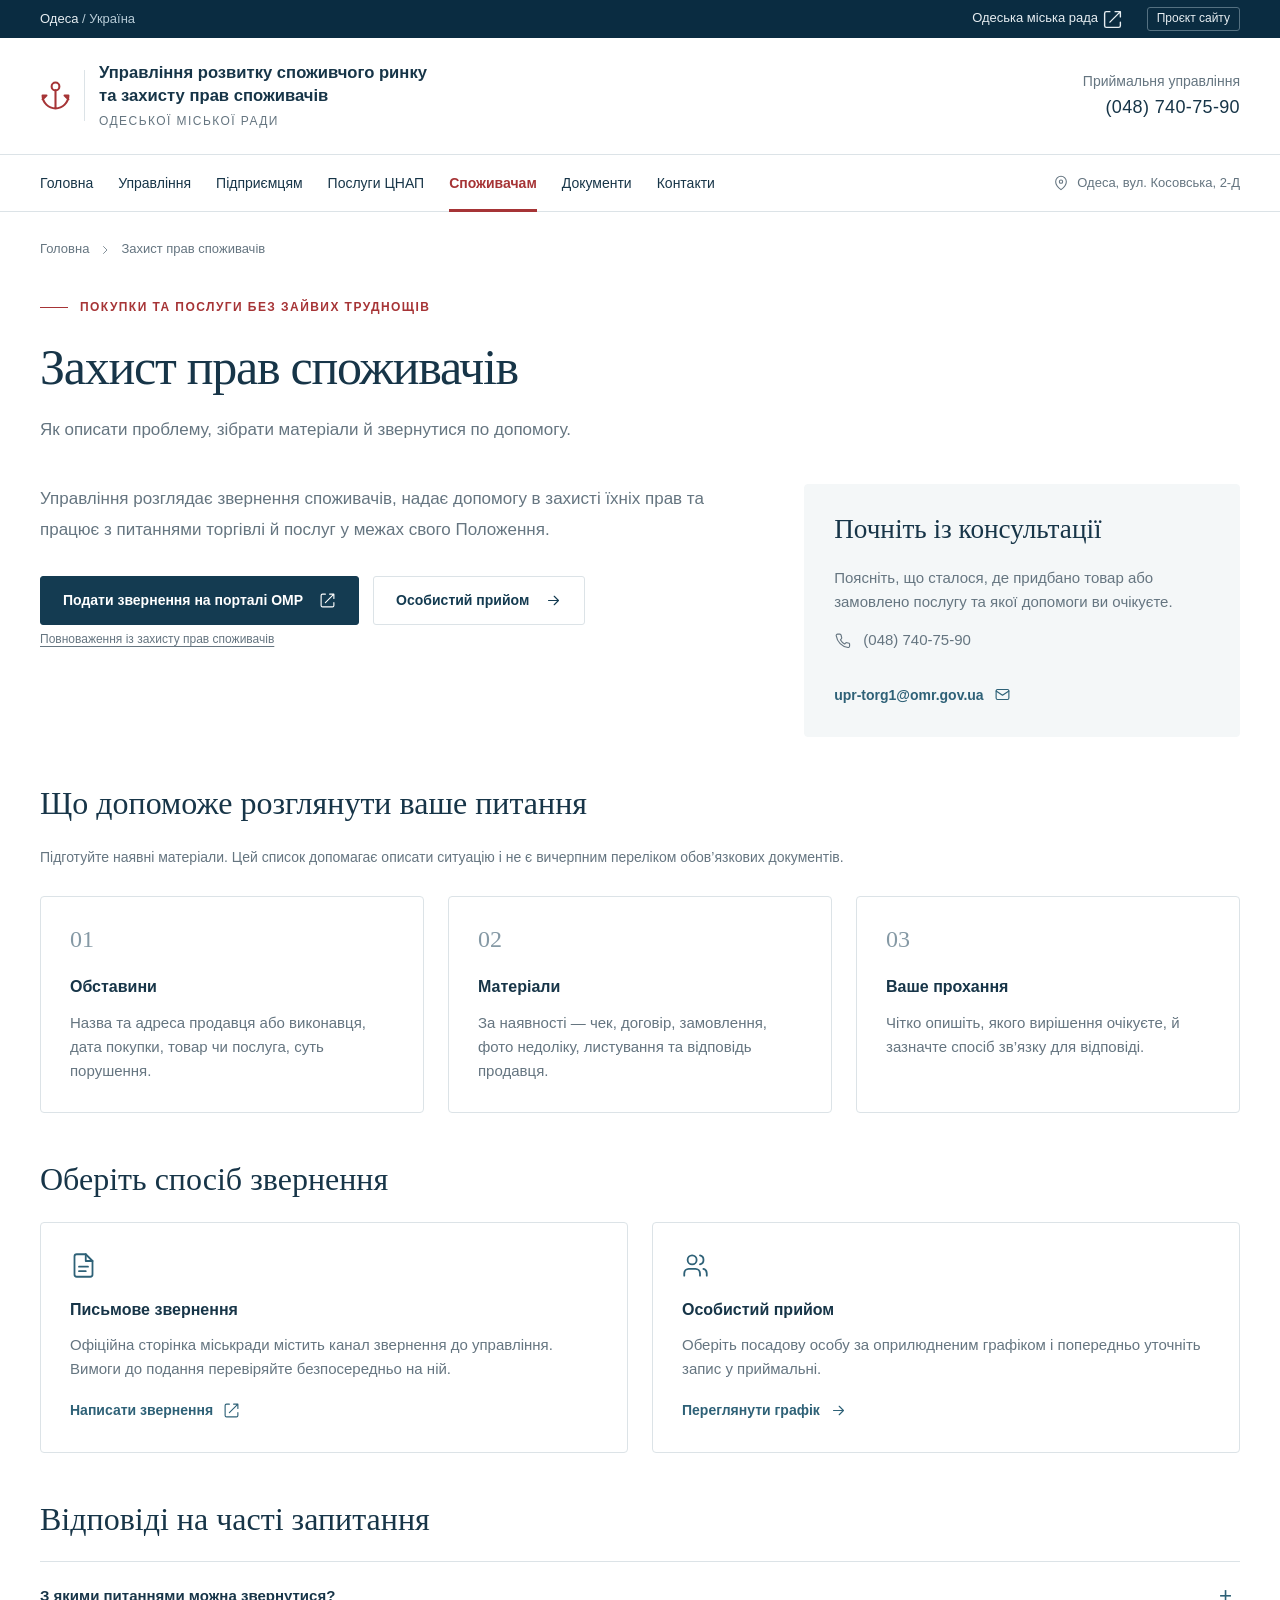
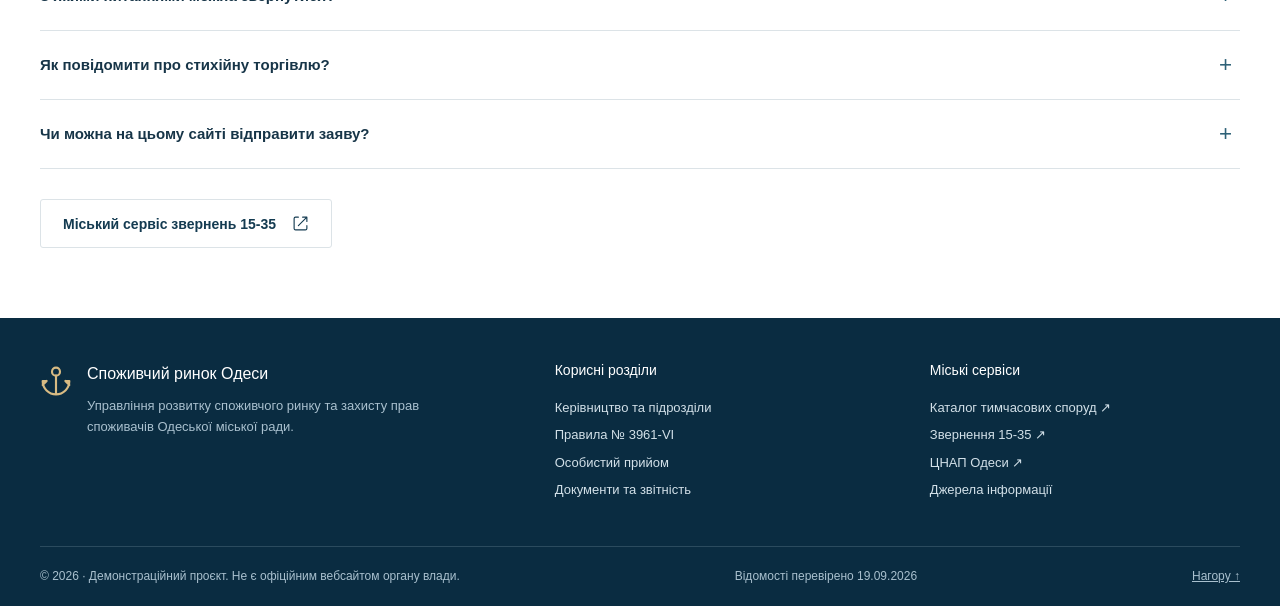
<file: consumers.html>
<!doctype html>
<html lang="uk"><head><meta charset="utf-8"><meta name="viewport" content="width=device-width, initial-scale=1"><meta name="theme-color" content="#143b51"><meta name="description" content="Управління розвитку споживчого ринку та захисту прав споживачів Одеської міської ради"><meta name="robots" content="noindex,nofollow"><title>Захист прав споживачів · Споживчий ринок Одеси</title><link rel="icon" type="image/svg+xml" href="data:image/svg+xml,%3Csvg%20xmlns%3D%22http%3A//www.w3.org/2000/svg%22%20viewBox%3D%220%200%2032%2032%22%3E%3Crect%20width%3D%2232%22%20height%3D%2232%22%20rx%3D%226%22%20fill%3D%22%23143b51%22/%3E%3Cg%20fill%3D%22none%22%20stroke%3D%22%23f1ddb5%22%20stroke-width%3D%222%22%20stroke-linecap%3D%22round%22%3E%3Ccircle%20cx%3D%2216%22%20cy%3D%228%22%20r%3D%223%22/%3E%3Cpath%20d%3D%22M16%2011v15M6%2016v2a10%208%200%200%200%2020%200v-2M6%2016l-2%203m2-3%203%202m17-2%202%203m-2-3-3%202%22/%3E%3C/g%3E%3C/svg%3E"><link rel="stylesheet" href="style.css"><script src="site.js" defer></script></head>
<body id="top"><a class="skip" href="#main">Перейти до змісту</a>
<div class="utility"><div class="wrap"><span>Одеса <span class="minor">/ Україна</span></span><div class="utility-right"><a href="https://omr.gov.ua/ua/" target="_blank" rel="noopener noreferrer">Одеська міська рада <svg class="icon " viewBox="0 0 24 24" aria-hidden="true"><path d="M15 3h6v6m-12 6L21 3M9 3H5a2 2 0 0 0-2 2v14a2 2 0 0 0 2 2h14a2 2 0 0 0 2-2v-4"/></svg></a><span class="project-label">Проєкт сайту</span></div></div></div>
<header class="masthead"><div class="wrap"><a class="brand" href="index.html"><span class="brand-symbol"><svg class="icon " viewBox="0 0 24 24" aria-hidden="true"><circle cx="12" cy="5" r="3"/><path d="M12 8v13M5 12H2a10 10 0 0 0 20 0h-3M5 12l-3 3m17-3 3 3"/></svg></span><span><span class="brand-name">Управління розвитку споживчого ринку<br>та захисту прав споживачів</span><span class="brand-caption">Одеської міської ради</span></span></a><div class="header-contact"><span>Приймальня управління</span><a href="tel:+380487407590"><strong>(048) 740-75-90</strong></a></div><button class="menu-toggle" aria-expanded="false" aria-controls="site-navigation" aria-label="Відкрити меню"><svg class="icon " viewBox="0 0 24 24" aria-hidden="true"><path d="M4 6h16M4 12h16M4 18h16"/></svg></button></div></header>
<nav class="navigation" id="site-navigation" aria-label="Головна навігація"><div class="wrap nav-inner"><div class="nav-links"><a href="index.html">Головна</a><a href="management.html">Управління</a><a href="business.html">Підприємцям</a><a href="cnap.html">Послуги ЦНАП</a><a href="consumers.html" class="active" aria-current="page">Споживачам</a><a href="documents.html">Документи</a><a href="contacts.html">Контакти</a></div><span class="nav-city"><svg class="icon " viewBox="0 0 24 24" aria-hidden="true"><path d="M20 10c0 6-8 12-8 12S4 16 4 10a8 8 0 1 1 16 0Z"/><circle cx="12" cy="10" r="2.5"/></svg> Одеса, вул. Косовська, 2-Д</span></div></nav>
<main id="main"><div class="wrap"><div class="breadcrumbs"><a href="index.html">Головна</a><svg class="icon " viewBox="0 0 24 24" aria-hidden="true"><path d="m9 5 7 7-7 7"/></svg><span>Захист прав споживачів</span></div><header class="page-head"><div class="eyebrow">Покупки та послуги без зайвих труднощів</div><h1>Захист прав споживачів</h1><p>Як описати проблему, зібрати матеріали й звернутися по допомогу.</p></header></div><div class="wrap page-content"><div class="two-column"><section><p class="intro-copy">Управління розглядає звернення споживачів, надає допомогу в захисті їхніх прав та працює з питаннями торгівлі й послуг у межах свого Положення.</p><div class="actions"><a class="button" href="https://omr.gov.ua/ua/city/offices/torg/appeal/" target="_blank" rel="noopener noreferrer">Подати звернення на порталі ОМР<svg class="icon " viewBox="0 0 24 24" aria-hidden="true"><path d="M15 3h6v6m-12 6L21 3M9 3H5a2 2 0 0 0-2 2v14a2 2 0 0 0 2 2h14a2 2 0 0 0 2-2v-4"/></svg></a><a class="button secondary" href="contacts.html#reception">Особистий прийом<svg class="icon " viewBox="0 0 24 24" aria-hidden="true"><path d="M5 12h14m-6-6 6 6-6 6"/></svg></a></div><a class="source-ref" href="https://omr.gov.ua/ua/city/offices/torg/statute/" target="_blank" rel="noopener noreferrer">Повноваження із захисту прав споживачів</a></section><aside class="panel soft"><h2>Почніть із консультації</h2><p>Поясніть, що сталося, де придбано товар або замовлено послугу та якої допомоги ви очікуєте.</p><p class="staff-phone"><a href="tel:+380487407590"><svg class="icon " viewBox="0 0 24 24" aria-hidden="true"><path d="M22 16.9v3a2 2 0 0 1-2.2 2A19.8 19.8 0 0 1 3.1 5.2 2 2 0 0 1 5.1 3h3a2 2 0 0 1 2 1.7c.1 1 .4 2 .7 2.9a2 2 0 0 1-.5 2.1L9 11a16 16 0 0 0 6 6l1.3-1.3a2 2 0 0 1 2.1-.5c.9.3 1.9.6 2.9.7A2 2 0 0 1 22 16.9Z"/></svg> (048) 740-75-90</a></p><a class="text-link" href="mailto:upr-torg1@omr.gov.ua">upr-torg1@omr.gov.ua <svg class="icon " viewBox="0 0 24 24" aria-hidden="true"><rect x="3" y="5" width="18" height="14" rx="2"/><path d="m3 7 9 6 9-6"/></svg></a></aside></div>
<section class="subsection"><h2>Що допоможе розглянути ваше питання</h2><p class="small">Підготуйте наявні матеріали. Цей список допомагає описати ситуацію і не є вичерпним переліком обов’язкових документів.</p><div class="three-grid spacer-top"><article class="panel"><div class="service-num">01</div><h3>Обставини</h3><p>Назва та адреса продавця або виконавця, дата покупки, товар чи послуга, суть порушення.</p></article><article class="panel"><div class="service-num">02</div><h3>Матеріали</h3><p>За наявності — чек, договір, замовлення, фото недоліку, листування та відповідь продавця.</p></article><article class="panel"><div class="service-num">03</div><h3>Ваше прохання</h3><p>Чітко опишіть, якого вирішення очікуєте, й зазначте спосіб зв’язку для відповіді.</p></article></div></section>
<section class="subsection"><h2>Оберіть спосіб звернення</h2><div class="two-grid"><article class="panel"><svg class="icon " viewBox="0 0 24 24" aria-hidden="true"><path d="M14 2H6a2 2 0 0 0-2 2v16a2 2 0 0 0 2 2h12a2 2 0 0 0 2-2V8l-6-6Z"/><path d="M14 2v6h6M8 13h8M8 17h6"/></svg><h3>Письмове звернення</h3><p>Офіційна сторінка міськради містить канал звернення до управління. Вимоги до подання перевіряйте безпосередньо на ній.</p><a class="text-link" href="https://omr.gov.ua/ua/city/offices/torg/appeal/" target="_blank" rel="noopener noreferrer">Написати звернення<svg class="icon " viewBox="0 0 24 24" aria-hidden="true"><path d="M15 3h6v6m-12 6L21 3M9 3H5a2 2 0 0 0-2 2v14a2 2 0 0 0 2 2h14a2 2 0 0 0 2-2v-4"/></svg></a></article><article class="panel"><svg class="icon " viewBox="0 0 24 24" aria-hidden="true"><path d="M16 21v-2a4 4 0 0 0-4-4H6a4 4 0 0 0-4 4v2m20 0v-2a4 4 0 0 0-3-3.9M16 3.1a4 4 0 0 1 0 7.8"/><circle cx="9" cy="7" r="4"/></svg><h3>Особистий прийом</h3><p>Оберіть посадову особу за оприлюдненим графіком і попередньо уточніть запис у приймальні.</p><a class="text-link" href="contacts.html#reception">Переглянути графік<svg class="icon " viewBox="0 0 24 24" aria-hidden="true"><path d="M5 12h14m-6-6 6 6-6 6"/></svg></a></article></div></section>
<section class="subsection"><h2>Відповіді на часті запитання</h2><div class="faq"><details><summary>З якими питаннями можна звернутися?</summary><p>Із питаннями захисту прав споживачів у торгівлі та під час отримання послуг. Обсяг повноважень управління визначає його Положення. Для конкретної ситуації варто спочатку уточнити компетентний орган у приймальні.</p></details><details><summary>Як повідомити про стихійну торгівлю?</summary><p>Зазначте адресу, місце й час спостереження, коротко опишіть проблему. Звернутися можна до управління або через міський сервіс 15-35. Якщо додаєте фото, оберіть ті, що допомагають визначити місце та характер проблеми.</p></details><details><summary>Чи можна на цьому сайті відправити заяву?</summary><p>Кнопки звернення відкривають відповідні офіційні міські сервіси. Сам цей демонстраційний сайт не приймає та не реєструє заяв.</p></details></div><div class="actions"><a class="button secondary" href="https://1535.omr.gov.ua/" target="_blank" rel="noopener noreferrer">Міський сервіс звернень 15-35<svg class="icon " viewBox="0 0 24 24" aria-hidden="true"><path d="M15 3h6v6m-12 6L21 3M9 3H5a2 2 0 0 0-2 2v14a2 2 0 0 0 2 2h14a2 2 0 0 0 2-2v-4"/></svg></a></div></section></div></main>
<footer class="footer"><div class="wrap"><div class="footer-top"><div class="footer-brand"><svg class="icon " viewBox="0 0 24 24" aria-hidden="true"><circle cx="12" cy="5" r="3"/><path d="M12 8v13M5 12H2a10 10 0 0 0 20 0h-3M5 12l-3 3m17-3 3 3"/></svg><div><strong>Споживчий ринок Одеси</strong><p>Управління розвитку споживчого ринку та захисту прав споживачів Одеської міської ради.</p></div></div><div><h3>Корисні розділи</h3><ul><li><a href="management.html">Керівництво та підрозділи</a></li><li><a href="rules.html">Правила № 3961-VI</a></li><li><a href="contacts.html#reception">Особистий прийом</a></li><li><a href="documents.html">Документи та звітність</a></li></ul></div><div><h3>Міські сервіси</h3><ul><li><a href="https://torg.omr.gov.ua/obj/" target="_blank" rel="noopener noreferrer">Каталог тимчасових споруд ↗</a></li><li><a href="https://1535.omr.gov.ua/" target="_blank" rel="noopener noreferrer">Звернення 15-35 ↗</a></li><li><a href="https://cnap.omr.gov.ua/" target="_blank" rel="noopener noreferrer">ЦНАП Одеси ↗</a></li><li><a href="sources.html">Джерела інформації</a></li></ul></div></div><div class="footer-bottom"><span>© 2026 · Демонстраційний проєкт. Не є офіційним вебсайтом органу влади.</span><span>Відомості перевірено 19.09.2026</span><a class="back-top" href="#top">Нагору ↑</a></div></div></footer></body></html>
</file>
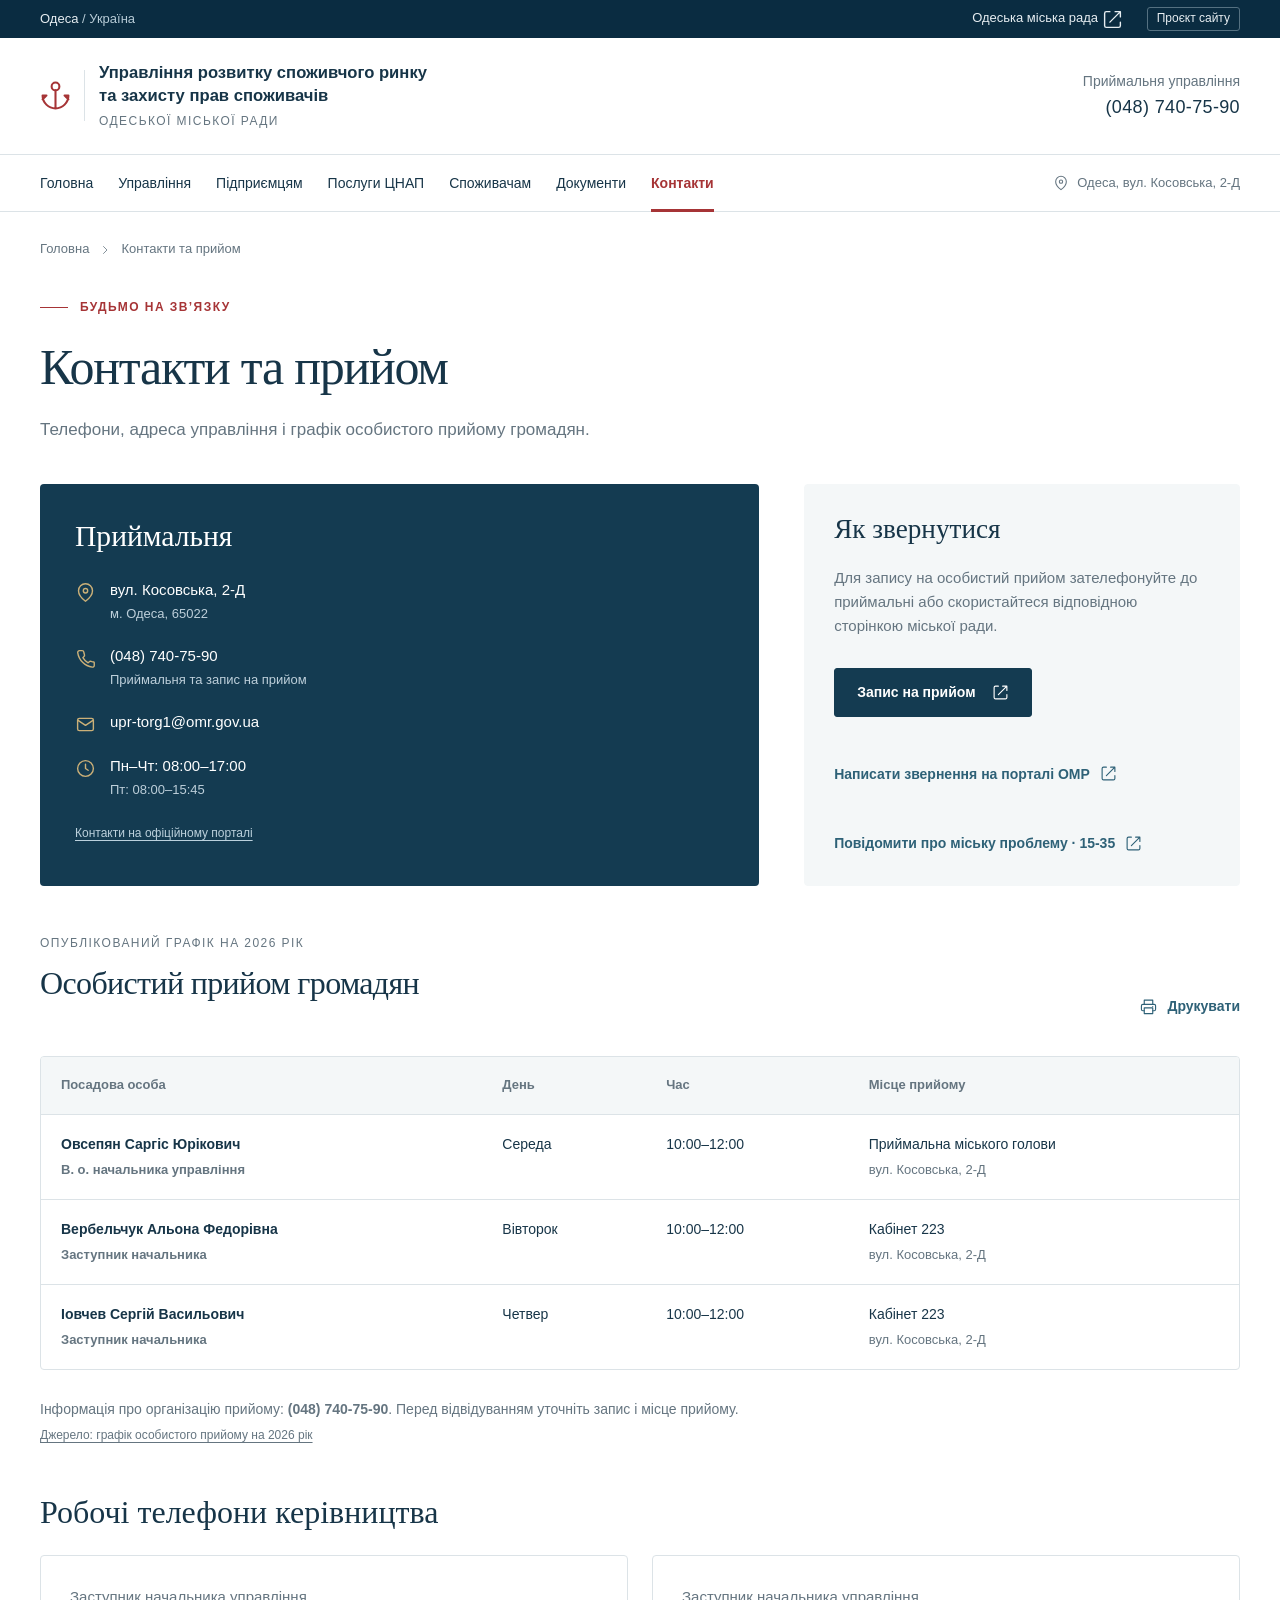
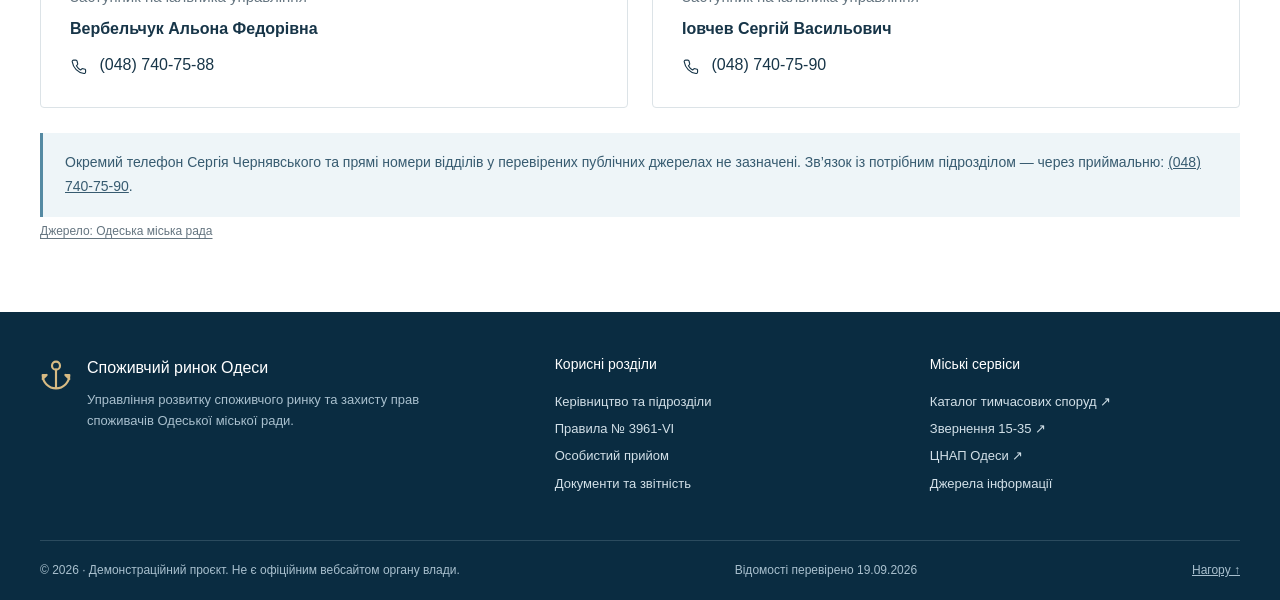
<file: contacts.html>
<!doctype html>
<html lang="uk"><head><meta charset="utf-8"><meta name="viewport" content="width=device-width, initial-scale=1"><meta name="theme-color" content="#143b51"><meta name="description" content="Управління розвитку споживчого ринку та захисту прав споживачів Одеської міської ради"><meta name="robots" content="noindex,nofollow"><title>Контакти та прийом · Споживчий ринок Одеси</title><link rel="icon" type="image/svg+xml" href="data:image/svg+xml,%3Csvg%20xmlns%3D%22http%3A//www.w3.org/2000/svg%22%20viewBox%3D%220%200%2032%2032%22%3E%3Crect%20width%3D%2232%22%20height%3D%2232%22%20rx%3D%226%22%20fill%3D%22%23143b51%22/%3E%3Cg%20fill%3D%22none%22%20stroke%3D%22%23f1ddb5%22%20stroke-width%3D%222%22%20stroke-linecap%3D%22round%22%3E%3Ccircle%20cx%3D%2216%22%20cy%3D%228%22%20r%3D%223%22/%3E%3Cpath%20d%3D%22M16%2011v15M6%2016v2a10%208%200%200%200%2020%200v-2M6%2016l-2%203m2-3%203%202m17-2%202%203m-2-3-3%202%22/%3E%3C/g%3E%3C/svg%3E"><link rel="stylesheet" href="style.css"><script src="site.js" defer></script></head>
<body id="top"><a class="skip" href="#main">Перейти до змісту</a>
<div class="utility"><div class="wrap"><span>Одеса <span class="minor">/ Україна</span></span><div class="utility-right"><a href="https://omr.gov.ua/ua/" target="_blank" rel="noopener noreferrer">Одеська міська рада <svg class="icon " viewBox="0 0 24 24" aria-hidden="true"><path d="M15 3h6v6m-12 6L21 3M9 3H5a2 2 0 0 0-2 2v14a2 2 0 0 0 2 2h14a2 2 0 0 0 2-2v-4"/></svg></a><span class="project-label">Проєкт сайту</span></div></div></div>
<header class="masthead"><div class="wrap"><a class="brand" href="index.html"><span class="brand-symbol"><svg class="icon " viewBox="0 0 24 24" aria-hidden="true"><circle cx="12" cy="5" r="3"/><path d="M12 8v13M5 12H2a10 10 0 0 0 20 0h-3M5 12l-3 3m17-3 3 3"/></svg></span><span><span class="brand-name">Управління розвитку споживчого ринку<br>та захисту прав споживачів</span><span class="brand-caption">Одеської міської ради</span></span></a><div class="header-contact"><span>Приймальня управління</span><a href="tel:+380487407590"><strong>(048) 740-75-90</strong></a></div><button class="menu-toggle" aria-expanded="false" aria-controls="site-navigation" aria-label="Відкрити меню"><svg class="icon " viewBox="0 0 24 24" aria-hidden="true"><path d="M4 6h16M4 12h16M4 18h16"/></svg></button></div></header>
<nav class="navigation" id="site-navigation" aria-label="Головна навігація"><div class="wrap nav-inner"><div class="nav-links"><a href="index.html">Головна</a><a href="management.html">Управління</a><a href="business.html">Підприємцям</a><a href="cnap.html">Послуги ЦНАП</a><a href="consumers.html">Споживачам</a><a href="documents.html">Документи</a><a href="contacts.html" class="active" aria-current="page">Контакти</a></div><span class="nav-city"><svg class="icon " viewBox="0 0 24 24" aria-hidden="true"><path d="M20 10c0 6-8 12-8 12S4 16 4 10a8 8 0 1 1 16 0Z"/><circle cx="12" cy="10" r="2.5"/></svg> Одеса, вул. Косовська, 2-Д</span></div></nav>
<main id="main"><div class="wrap"><div class="breadcrumbs"><a href="index.html">Головна</a><svg class="icon " viewBox="0 0 24 24" aria-hidden="true"><path d="m9 5 7 7-7 7"/></svg><span>Контакти та прийом</span></div><header class="page-head"><div class="eyebrow">Будьмо на зв’язку</div><h1>Контакти та прийом</h1><p>Телефони, адреса управління і графік особистого прийому громадян.</p></header></div><div class="wrap page-content"><div class="two-column"><section class="contact-card"><h2>Приймальня</h2><div class="contact-line"><svg class="icon " viewBox="0 0 24 24" aria-hidden="true"><path d="M20 10c0 6-8 12-8 12S4 16 4 10a8 8 0 1 1 16 0Z"/><circle cx="12" cy="10" r="2.5"/></svg><p>вул. Косовська, 2-Д<small>м. Одеса, 65022</small></p></div>
 <div class="contact-line"><svg class="icon " viewBox="0 0 24 24" aria-hidden="true"><path d="M22 16.9v3a2 2 0 0 1-2.2 2A19.8 19.8 0 0 1 3.1 5.2 2 2 0 0 1 5.1 3h3a2 2 0 0 1 2 1.7c.1 1 .4 2 .7 2.9a2 2 0 0 1-.5 2.1L9 11a16 16 0 0 0 6 6l1.3-1.3a2 2 0 0 1 2.1-.5c.9.3 1.9.6 2.9.7A2 2 0 0 1 22 16.9Z"/></svg><p><a href="tel:+380487407590">(048) 740-75-90</a><small>Приймальня та запис на прийом</small></p></div>
 <div class="contact-line"><svg class="icon " viewBox="0 0 24 24" aria-hidden="true"><rect x="3" y="5" width="18" height="14" rx="2"/><path d="m3 7 9 6 9-6"/></svg><p><a href="mailto:upr-torg1@omr.gov.ua">upr-torg1@omr.gov.ua</a></p></div>
 <div class="contact-line"><svg class="icon " viewBox="0 0 24 24" aria-hidden="true"><circle cx="12" cy="12" r="9"/><path d="M12 7v5l3 2"/></svg><p>Пн–Чт: 08:00–17:00<small>Пт: 08:00–15:45</small></p></div><a class="source-ref" href="https://omr.gov.ua/ua/city/offices/torg/" target="_blank" rel="noopener noreferrer">Контакти на офіційному порталі</a></section><section class="panel soft"><h2>Як звернутися</h2><p>Для запису на особистий прийом зателефонуйте до приймальні або скористайтеся відповідною сторінкою міської ради.</p><div class="actions"><a class="button" href="https://omr.gov.ua/ua/city/offices/torg/reception/" target="_blank" rel="noopener noreferrer">Запис на прийом<svg class="icon " viewBox="0 0 24 24" aria-hidden="true"><path d="M15 3h6v6m-12 6L21 3M9 3H5a2 2 0 0 0-2 2v14a2 2 0 0 0 2 2h14a2 2 0 0 0 2-2v-4"/></svg></a></div><div class="spacer-top"><a class="text-link" href="https://omr.gov.ua/ua/city/offices/torg/appeal/" target="_blank" rel="noopener noreferrer">Написати звернення на порталі ОМР<svg class="icon " viewBox="0 0 24 24" aria-hidden="true"><path d="M15 3h6v6m-12 6L21 3M9 3H5a2 2 0 0 0-2 2v14a2 2 0 0 0 2 2h14a2 2 0 0 0 2-2v-4"/></svg></a></div><div class="spacer-top"><a class="text-link" href="https://1535.omr.gov.ua/" target="_blank" rel="noopener noreferrer">Повідомити про міську проблему · 15-35<svg class="icon " viewBox="0 0 24 24" aria-hidden="true"><path d="M15 3h6v6m-12 6L21 3M9 3H5a2 2 0 0 0-2 2v14a2 2 0 0 0 2 2h14a2 2 0 0 0 2-2v-4"/></svg></a></div></section></div>
<section class="subsection" id="reception"><div class="section-head"><div><div class="section-kicker">Опублікований графік на 2026 рік</div><h2>Особистий прийом громадян</h2></div><button class="text-link print-button" data-print><svg class="icon " viewBox="0 0 24 24" aria-hidden="true"><path d="M6 9V3h12v6M6 18H4a2 2 0 0 1-2-2v-5a2 2 0 0 1 2-2h16a2 2 0 0 1 2 2v5a2 2 0 0 1-2 2h-2"/><path d="M6 14h12v8H6zM18 12h.01"/></svg> Друкувати</button></div><div class="table-wrap"><table class="data-table"><thead><tr><th>Посадова особа</th><th>День</th><th>Час</th><th>Місце прийому</th></tr></thead><tbody><tr><td class="name" data-label="Посадова особа">Овсепян Саргіс Юрікович<small>В. о. начальника управління</small></td><td data-label="День прийому">Середа</td><td data-label="Час">10:00–12:00</td><td data-label="Місце прийому">Приймальна міського голови<small>вул. Косовська, 2-Д</small></td></tr><tr><td class="name" data-label="Посадова особа">Вербельчук Альона Федорівна<small>Заступник начальника</small></td><td data-label="День прийому">Вівторок</td><td data-label="Час">10:00–12:00</td><td data-label="Місце прийому">Кабінет 223<small>вул. Косовська, 2-Д</small></td></tr><tr><td class="name" data-label="Посадова особа">Іовчев Сергій Васильович<small>Заступник начальника</small></td><td data-label="День прийому">Четвер</td><td data-label="Час">10:00–12:00</td><td data-label="Місце прийому">Кабінет 223<small>вул. Косовська, 2-Д</small></td></tr></tbody></table></div><p class="small spacer-top">Інформація про організацію прийому: <a href="tel:+380487407590"><strong>(048) 740-75-90</strong></a>. Перед відвідуванням уточніть запис і місце прийому.</p><a class="source-ref" href="https://omr.gov.ua/ua/city/offices/torg/schedule/" target="_blank" rel="noopener noreferrer">Джерело: графік особистого прийому на 2026 рік</a></section>
<section class="subsection"><h2>Робочі телефони керівництва</h2><div class="two-grid"><div class="panel"><p class="staff-role">Заступник начальника управління</p><h3>Вербельчук Альона Федорівна</h3><a class="staff-phone" href="tel:+380487407588"><svg class="icon " viewBox="0 0 24 24" aria-hidden="true"><path d="M22 16.9v3a2 2 0 0 1-2.2 2A19.8 19.8 0 0 1 3.1 5.2 2 2 0 0 1 5.1 3h3a2 2 0 0 1 2 1.7c.1 1 .4 2 .7 2.9a2 2 0 0 1-.5 2.1L9 11a16 16 0 0 0 6 6l1.3-1.3a2 2 0 0 1 2.1-.5c.9.3 1.9.6 2.9.7A2 2 0 0 1 22 16.9Z"/></svg> (048) 740-75-88</a></div><div class="panel"><p class="staff-role">Заступник начальника управління</p><h3>Іовчев Сергій Васильович</h3><a class="staff-phone" href="tel:+380487407590"><svg class="icon " viewBox="0 0 24 24" aria-hidden="true"><path d="M22 16.9v3a2 2 0 0 1-2.2 2A19.8 19.8 0 0 1 3.1 5.2 2 2 0 0 1 5.1 3h3a2 2 0 0 1 2 1.7c.1 1 .4 2 .7 2.9a2 2 0 0 1-.5 2.1L9 11a16 16 0 0 0 6 6l1.3-1.3a2 2 0 0 1 2.1-.5c.9.3 1.9.6 2.9.7A2 2 0 0 1 22 16.9Z"/></svg> (048) 740-75-90</a></div></div><div class="note blue">Окремий телефон Сергія Чернявського та прямі номери відділів у перевірених публічних джерелах не зазначені. Зв’язок із потрібним підрозділом — через приймальню: <a href="tel:+380487407590">(048) 740-75-90</a>.</div><a class="source-ref" href="https://omr.gov.ua/ua/city/offices/torg/" target="_blank" rel="noopener noreferrer">Джерело: Одеська міська рада</a></section></div></main>
<footer class="footer"><div class="wrap"><div class="footer-top"><div class="footer-brand"><svg class="icon " viewBox="0 0 24 24" aria-hidden="true"><circle cx="12" cy="5" r="3"/><path d="M12 8v13M5 12H2a10 10 0 0 0 20 0h-3M5 12l-3 3m17-3 3 3"/></svg><div><strong>Споживчий ринок Одеси</strong><p>Управління розвитку споживчого ринку та захисту прав споживачів Одеської міської ради.</p></div></div><div><h3>Корисні розділи</h3><ul><li><a href="management.html">Керівництво та підрозділи</a></li><li><a href="rules.html">Правила № 3961-VI</a></li><li><a href="contacts.html#reception">Особистий прийом</a></li><li><a href="documents.html">Документи та звітність</a></li></ul></div><div><h3>Міські сервіси</h3><ul><li><a href="https://torg.omr.gov.ua/obj/" target="_blank" rel="noopener noreferrer">Каталог тимчасових споруд ↗</a></li><li><a href="https://1535.omr.gov.ua/" target="_blank" rel="noopener noreferrer">Звернення 15-35 ↗</a></li><li><a href="https://cnap.omr.gov.ua/" target="_blank" rel="noopener noreferrer">ЦНАП Одеси ↗</a></li><li><a href="sources.html">Джерела інформації</a></li></ul></div></div><div class="footer-bottom"><span>© 2026 · Демонстраційний проєкт. Не є офіційним вебсайтом органу влади.</span><span>Відомості перевірено 19.09.2026</span><a class="back-top" href="#top">Нагору ↑</a></div></div></footer></body></html>
</file>
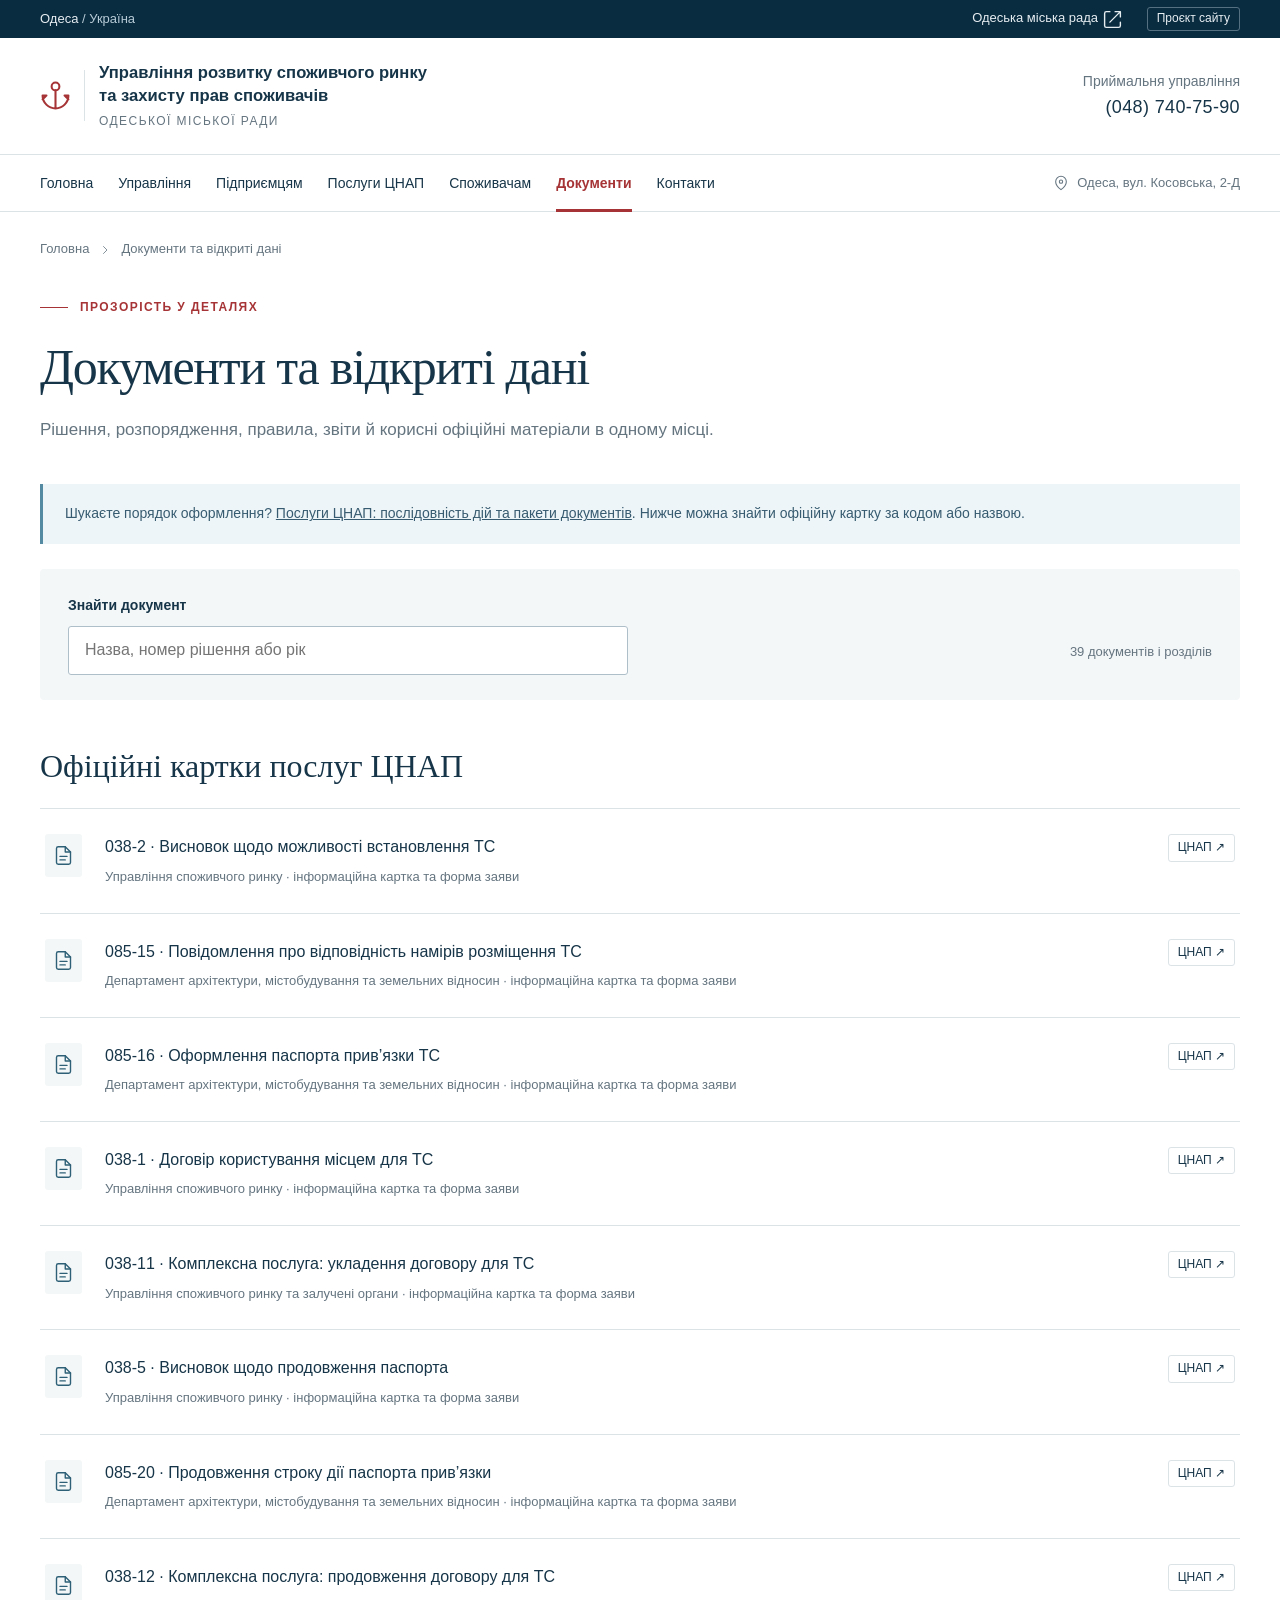
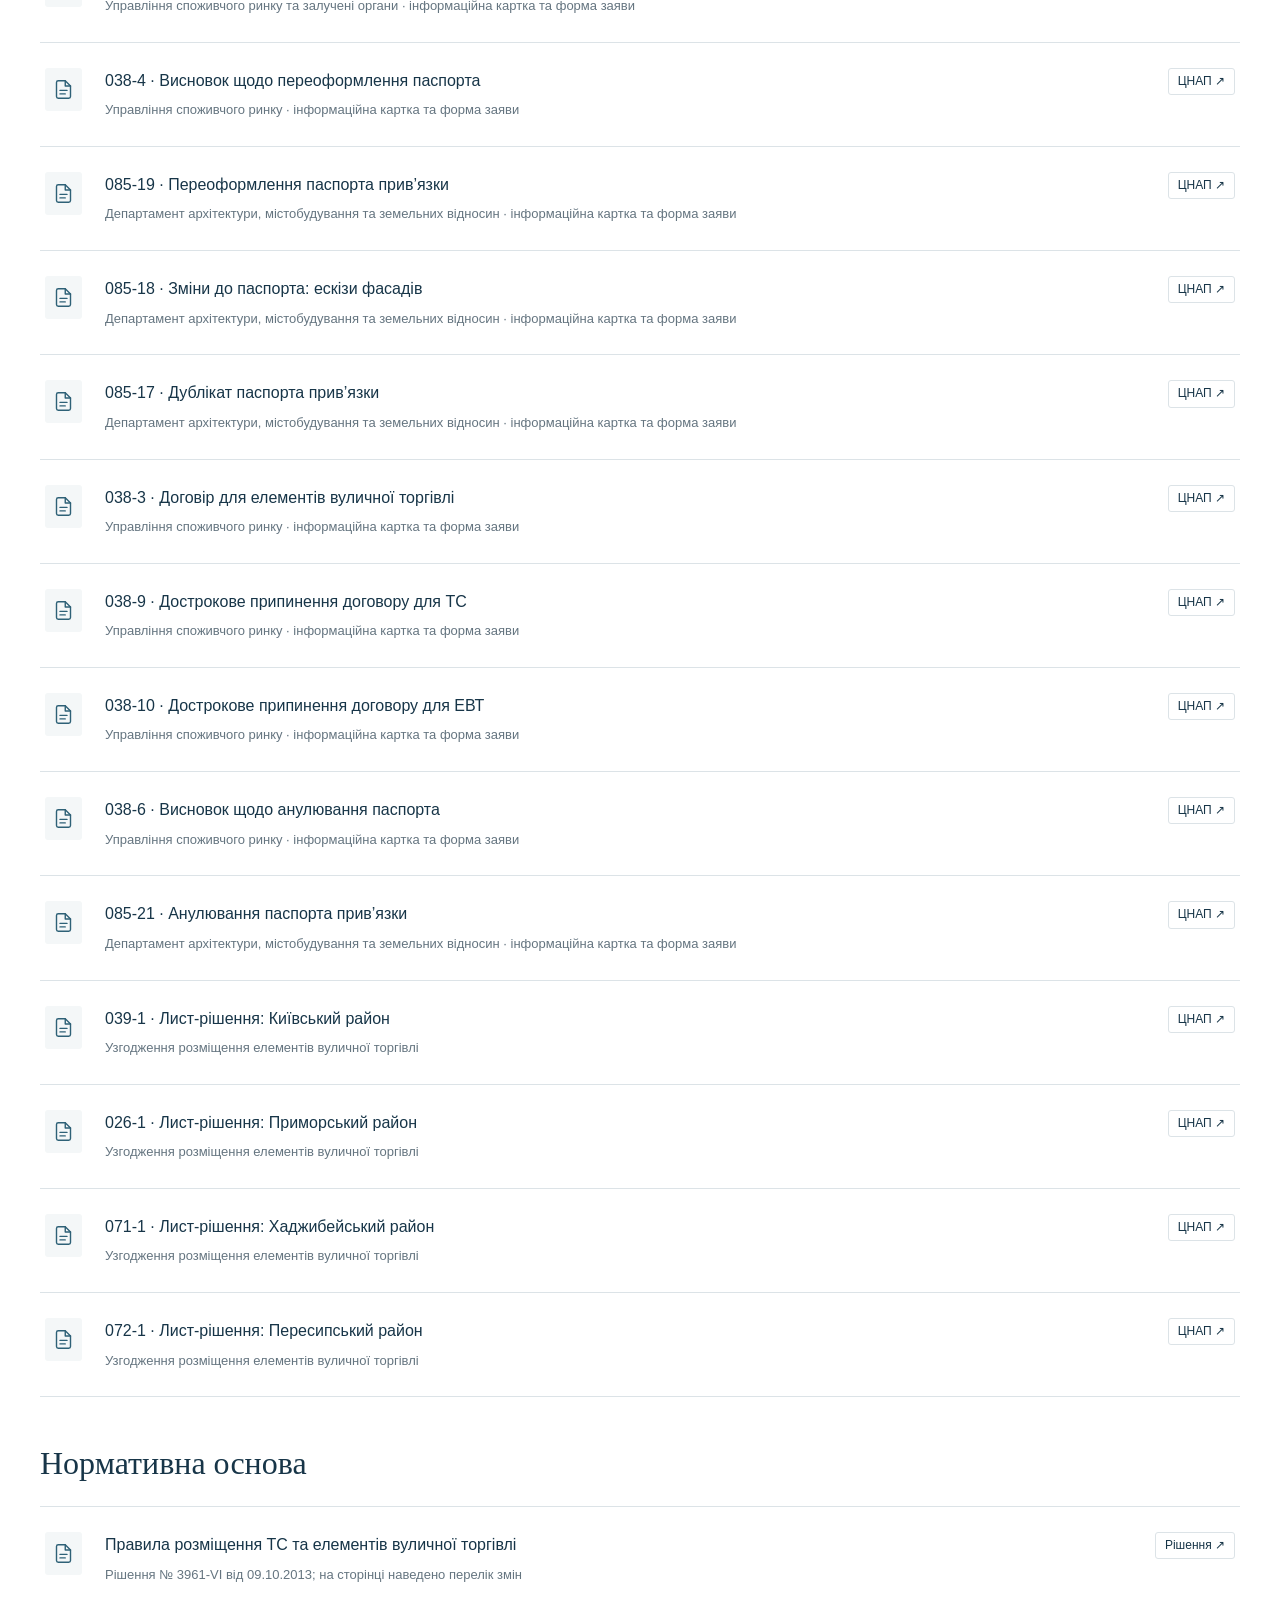
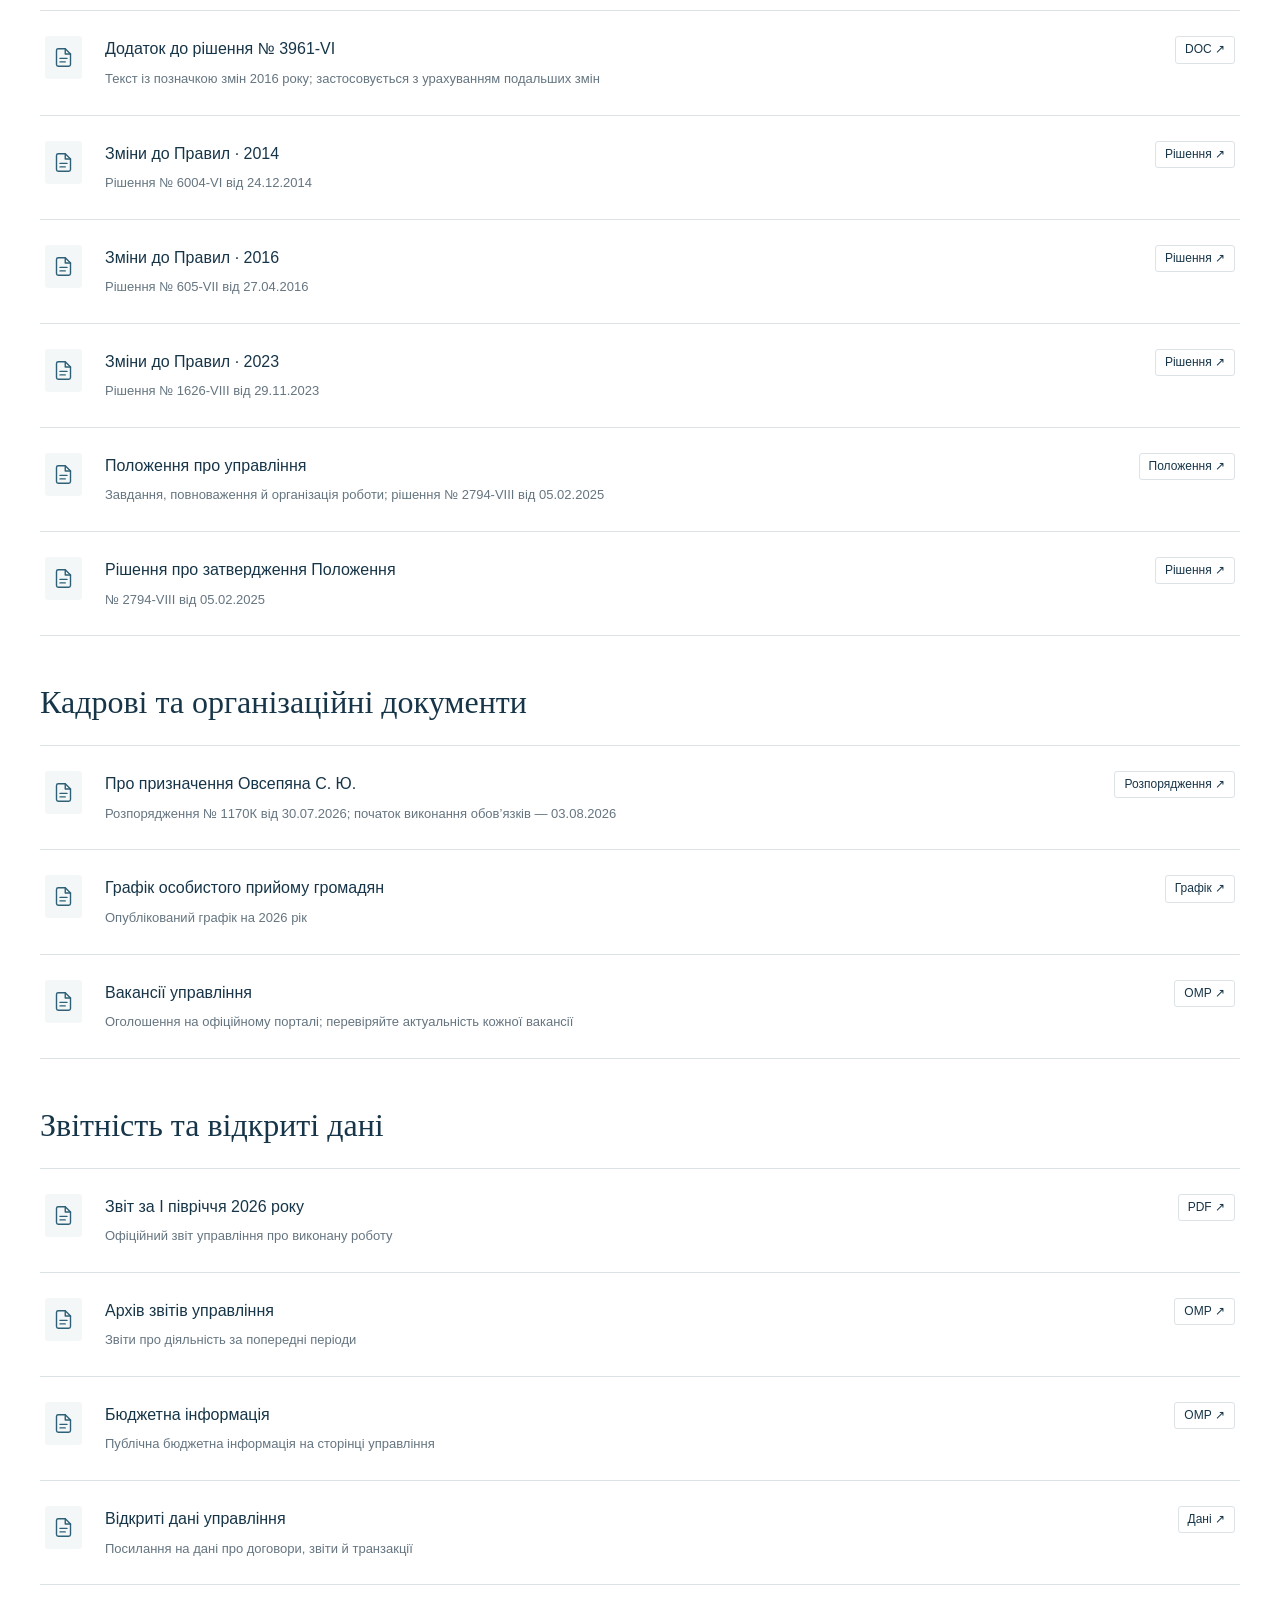
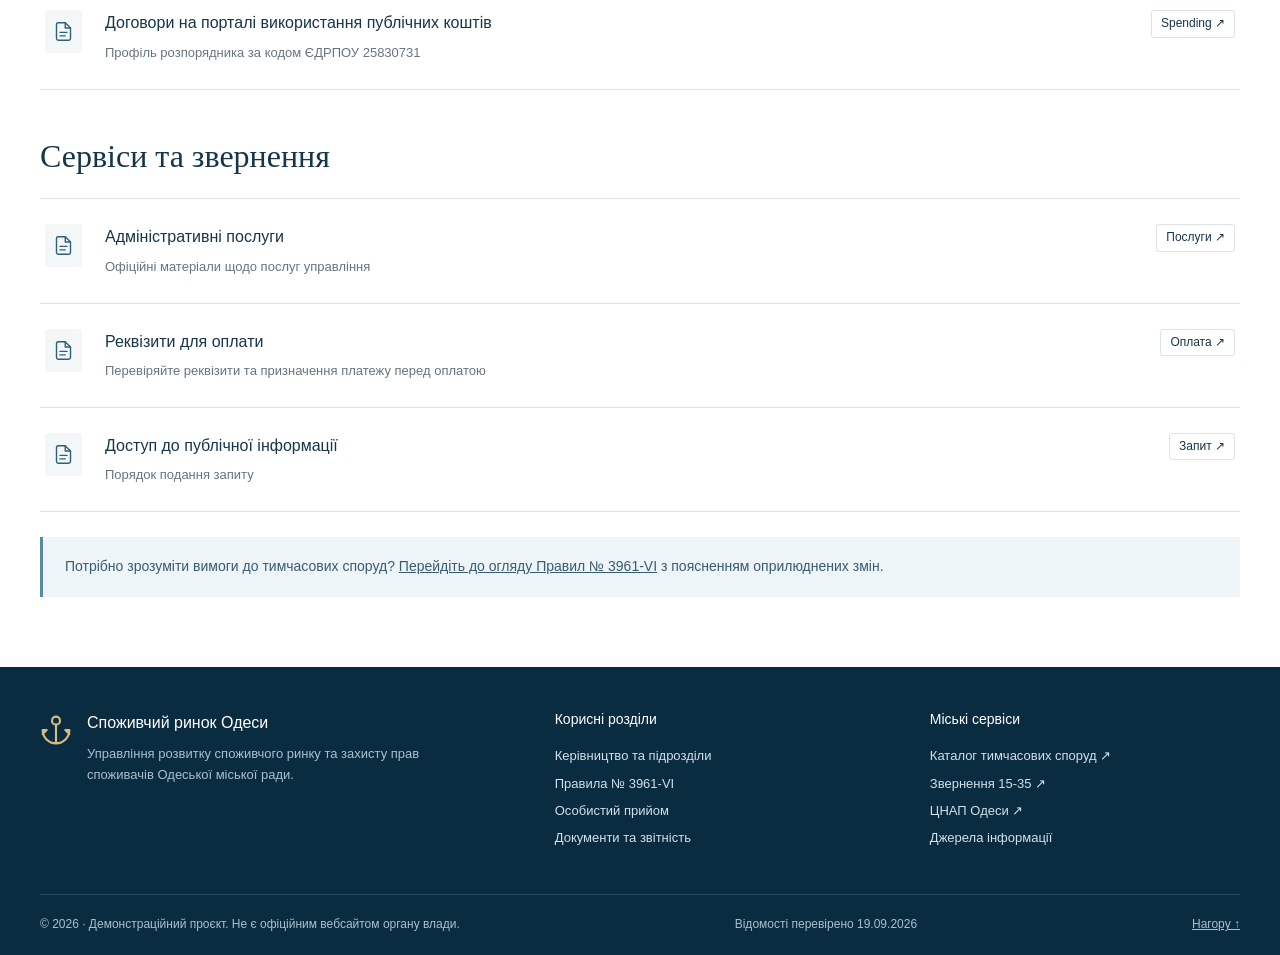
<file: documents.html>
<!doctype html>
<html lang="uk"><head><meta charset="utf-8"><meta name="viewport" content="width=device-width, initial-scale=1"><meta name="theme-color" content="#143b51"><meta name="description" content="Управління розвитку споживчого ринку та захисту прав споживачів Одеської міської ради"><meta name="robots" content="noindex,nofollow"><title>Документи та відкриті дані · Споживчий ринок Одеси</title><link rel="icon" type="image/svg+xml" href="data:image/svg+xml,%3Csvg%20xmlns%3D%22http%3A//www.w3.org/2000/svg%22%20viewBox%3D%220%200%2032%2032%22%3E%3Crect%20width%3D%2232%22%20height%3D%2232%22%20rx%3D%226%22%20fill%3D%22%23143b51%22/%3E%3Cg%20fill%3D%22none%22%20stroke%3D%22%23f1ddb5%22%20stroke-width%3D%222%22%20stroke-linecap%3D%22round%22%3E%3Ccircle%20cx%3D%2216%22%20cy%3D%228%22%20r%3D%223%22/%3E%3Cpath%20d%3D%22M16%2011v15M6%2016v2a10%208%200%200%200%2020%200v-2M6%2016l-2%203m2-3%203%202m17-2%202%203m-2-3-3%202%22/%3E%3C/g%3E%3C/svg%3E"><link rel="stylesheet" href="style.css"><script src="site.js" defer></script></head>
<body id="top"><a class="skip" href="#main">Перейти до змісту</a>
<div class="utility"><div class="wrap"><span>Одеса <span class="minor">/ Україна</span></span><div class="utility-right"><a href="https://omr.gov.ua/ua/" target="_blank" rel="noopener noreferrer">Одеська міська рада <svg class="icon " viewBox="0 0 24 24" aria-hidden="true"><path d="M15 3h6v6m-12 6L21 3M9 3H5a2 2 0 0 0-2 2v14a2 2 0 0 0 2 2h14a2 2 0 0 0 2-2v-4"/></svg></a><span class="project-label">Проєкт сайту</span></div></div></div>
<header class="masthead"><div class="wrap"><a class="brand" href="index.html"><span class="brand-symbol"><svg class="icon " viewBox="0 0 24 24" aria-hidden="true"><circle cx="12" cy="5" r="3"/><path d="M12 8v13M5 12H2a10 10 0 0 0 20 0h-3M5 12l-3 3m17-3 3 3"/></svg></span><span><span class="brand-name">Управління розвитку споживчого ринку<br>та захисту прав споживачів</span><span class="brand-caption">Одеської міської ради</span></span></a><div class="header-contact"><span>Приймальня управління</span><a href="tel:+380487407590"><strong>(048) 740-75-90</strong></a></div><button class="menu-toggle" aria-expanded="false" aria-controls="site-navigation" aria-label="Відкрити меню"><svg class="icon " viewBox="0 0 24 24" aria-hidden="true"><path d="M4 6h16M4 12h16M4 18h16"/></svg></button></div></header>
<nav class="navigation" id="site-navigation" aria-label="Головна навігація"><div class="wrap nav-inner"><div class="nav-links"><a href="index.html">Головна</a><a href="management.html">Управління</a><a href="business.html">Підприємцям</a><a href="cnap.html">Послуги ЦНАП</a><a href="consumers.html">Споживачам</a><a href="documents.html" class="active" aria-current="page">Документи</a><a href="contacts.html">Контакти</a></div><span class="nav-city"><svg class="icon " viewBox="0 0 24 24" aria-hidden="true"><path d="M20 10c0 6-8 12-8 12S4 16 4 10a8 8 0 1 1 16 0Z"/><circle cx="12" cy="10" r="2.5"/></svg> Одеса, вул. Косовська, 2-Д</span></div></nav>
<main id="main"><div class="wrap"><div class="breadcrumbs"><a href="index.html">Головна</a><svg class="icon " viewBox="0 0 24 24" aria-hidden="true"><path d="m9 5 7 7-7 7"/></svg><span>Документи та відкриті дані</span></div><header class="page-head"><div class="eyebrow">Прозорість у деталях</div><h1>Документи та відкриті дані</h1><p>Рішення, розпорядження, правила, звіти й корисні офіційні матеріали в одному місці.</p></header></div><div class="wrap page-content"><div class="note blue cnap-doc-note">Шукаєте порядок оформлення? <a href="cnap.html">Послуги ЦНАП: послідовність дій та пакети документів</a>. Нижче можна знайти офіційну картку за кодом або назвою.</div><div class="document-tools"><div><label for="doc-query">Знайти документ</label><input id="doc-query" type="search" placeholder="Назва, номер рішення або рік" autocomplete="off"></div><p id="doc-count" role="status" aria-live="polite">39 документів і розділів</p></div><p id="doc-empty" class="note blue" hidden>За цим запитом нічого не знайдено. Спробуйте інший номер або коротшу назву.</p><div id="document-results"><section class="document-group subsection"><h2>Офіційні картки послуг ЦНАП</h2><div class="doc-list"><a class="doc-row" href="https://cnap.omr.gov.ua/services/management/302/304/" target="_blank" rel="noopener noreferrer"><span class="doc-icon"><svg class="icon " viewBox="0 0 24 24" aria-hidden="true"><path d="M14 2H6a2 2 0 0 0-2 2v16a2 2 0 0 0 2 2h12a2 2 0 0 0 2-2V8l-6-6Z"/><path d="M14 2v6h6M8 13h8M8 17h6"/></svg></span><div><h3>038-2 · Висновок щодо можливості встановлення ТС</h3><p>Управління споживчого ринку · інформаційна картка та форма заяви</p></div><span class="doc-tag">ЦНАП ↗</span></a><a class="doc-row" href="https://cnap.omr.gov.ua/services/management/1043/1058/" target="_blank" rel="noopener noreferrer"><span class="doc-icon"><svg class="icon " viewBox="0 0 24 24" aria-hidden="true"><path d="M14 2H6a2 2 0 0 0-2 2v16a2 2 0 0 0 2 2h12a2 2 0 0 0 2-2V8l-6-6Z"/><path d="M14 2v6h6M8 13h8M8 17h6"/></svg></span><div><h3>085-15 · Повідомлення про відповідність намірів розміщення ТС</h3><p>Департамент архітектури, містобудування та земельних відносин · інформаційна картка та форма заяви</p></div><span class="doc-tag">ЦНАП ↗</span></a><a class="doc-row" href="https://cnap.omr.gov.ua/services/management/1043/1059/" target="_blank" rel="noopener noreferrer"><span class="doc-icon"><svg class="icon " viewBox="0 0 24 24" aria-hidden="true"><path d="M14 2H6a2 2 0 0 0-2 2v16a2 2 0 0 0 2 2h12a2 2 0 0 0 2-2V8l-6-6Z"/><path d="M14 2v6h6M8 13h8M8 17h6"/></svg></span><div><h3>085-16 · Оформлення паспорта прив’язки ТС</h3><p>Департамент архітектури, містобудування та земельних відносин · інформаційна картка та форма заяви</p></div><span class="doc-tag">ЦНАП ↗</span></a><a class="doc-row" href="https://cnap.omr.gov.ua/services/management/302/303/" target="_blank" rel="noopener noreferrer"><span class="doc-icon"><svg class="icon " viewBox="0 0 24 24" aria-hidden="true"><path d="M14 2H6a2 2 0 0 0-2 2v16a2 2 0 0 0 2 2h12a2 2 0 0 0 2-2V8l-6-6Z"/><path d="M14 2v6h6M8 13h8M8 17h6"/></svg></span><div><h3>038-1 · Договір користування місцем для ТС</h3><p>Управління споживчого ринку · інформаційна картка та форма заяви</p></div><span class="doc-tag">ЦНАП ↗</span></a><a class="doc-row" href="https://cnap.omr.gov.ua/services/management/302/628/" target="_blank" rel="noopener noreferrer"><span class="doc-icon"><svg class="icon " viewBox="0 0 24 24" aria-hidden="true"><path d="M14 2H6a2 2 0 0 0-2 2v16a2 2 0 0 0 2 2h12a2 2 0 0 0 2-2V8l-6-6Z"/><path d="M14 2v6h6M8 13h8M8 17h6"/></svg></span><div><h3>038-11 · Комплексна послуга: укладення договору для ТС</h3><p>Управління споживчого ринку та залучені органи · інформаційна картка та форма заяви</p></div><span class="doc-tag">ЦНАП ↗</span></a><a class="doc-row" href="https://cnap.omr.gov.ua/services/management/302/371/" target="_blank" rel="noopener noreferrer"><span class="doc-icon"><svg class="icon " viewBox="0 0 24 24" aria-hidden="true"><path d="M14 2H6a2 2 0 0 0-2 2v16a2 2 0 0 0 2 2h12a2 2 0 0 0 2-2V8l-6-6Z"/><path d="M14 2v6h6M8 13h8M8 17h6"/></svg></span><div><h3>038-5 · Висновок щодо продовження паспорта</h3><p>Управління споживчого ринку · інформаційна картка та форма заяви</p></div><span class="doc-tag">ЦНАП ↗</span></a><a class="doc-row" href="https://cnap.omr.gov.ua/services/management/1043/1063/" target="_blank" rel="noopener noreferrer"><span class="doc-icon"><svg class="icon " viewBox="0 0 24 24" aria-hidden="true"><path d="M14 2H6a2 2 0 0 0-2 2v16a2 2 0 0 0 2 2h12a2 2 0 0 0 2-2V8l-6-6Z"/><path d="M14 2v6h6M8 13h8M8 17h6"/></svg></span><div><h3>085-20 · Продовження строку дії паспорта прив’язки</h3><p>Департамент архітектури, містобудування та земельних відносин · інформаційна картка та форма заяви</p></div><span class="doc-tag">ЦНАП ↗</span></a><a class="doc-row" href="https://cnap.omr.gov.ua/services/management/302/629/" target="_blank" rel="noopener noreferrer"><span class="doc-icon"><svg class="icon " viewBox="0 0 24 24" aria-hidden="true"><path d="M14 2H6a2 2 0 0 0-2 2v16a2 2 0 0 0 2 2h12a2 2 0 0 0 2-2V8l-6-6Z"/><path d="M14 2v6h6M8 13h8M8 17h6"/></svg></span><div><h3>038-12 · Комплексна послуга: продовження договору для ТС</h3><p>Управління споживчого ринку та залучені органи · інформаційна картка та форма заяви</p></div><span class="doc-tag">ЦНАП ↗</span></a><a class="doc-row" href="https://cnap.omr.gov.ua/services/management/302/370/" target="_blank" rel="noopener noreferrer"><span class="doc-icon"><svg class="icon " viewBox="0 0 24 24" aria-hidden="true"><path d="M14 2H6a2 2 0 0 0-2 2v16a2 2 0 0 0 2 2h12a2 2 0 0 0 2-2V8l-6-6Z"/><path d="M14 2v6h6M8 13h8M8 17h6"/></svg></span><div><h3>038-4 · Висновок щодо переоформлення паспорта</h3><p>Управління споживчого ринку · інформаційна картка та форма заяви</p></div><span class="doc-tag">ЦНАП ↗</span></a><a class="doc-row" href="https://cnap.omr.gov.ua/services/management/1043/1062/" target="_blank" rel="noopener noreferrer"><span class="doc-icon"><svg class="icon " viewBox="0 0 24 24" aria-hidden="true"><path d="M14 2H6a2 2 0 0 0-2 2v16a2 2 0 0 0 2 2h12a2 2 0 0 0 2-2V8l-6-6Z"/><path d="M14 2v6h6M8 13h8M8 17h6"/></svg></span><div><h3>085-19 · Переоформлення паспорта прив’язки</h3><p>Департамент архітектури, містобудування та земельних відносин · інформаційна картка та форма заяви</p></div><span class="doc-tag">ЦНАП ↗</span></a><a class="doc-row" href="https://cnap.omr.gov.ua/services/management/1043/1061/" target="_blank" rel="noopener noreferrer"><span class="doc-icon"><svg class="icon " viewBox="0 0 24 24" aria-hidden="true"><path d="M14 2H6a2 2 0 0 0-2 2v16a2 2 0 0 0 2 2h12a2 2 0 0 0 2-2V8l-6-6Z"/><path d="M14 2v6h6M8 13h8M8 17h6"/></svg></span><div><h3>085-18 · Зміни до паспорта: ескізи фасадів</h3><p>Департамент архітектури, містобудування та земельних відносин · інформаційна картка та форма заяви</p></div><span class="doc-tag">ЦНАП ↗</span></a><a class="doc-row" href="https://cnap.omr.gov.ua/services/management/1043/1060/" target="_blank" rel="noopener noreferrer"><span class="doc-icon"><svg class="icon " viewBox="0 0 24 24" aria-hidden="true"><path d="M14 2H6a2 2 0 0 0-2 2v16a2 2 0 0 0 2 2h12a2 2 0 0 0 2-2V8l-6-6Z"/><path d="M14 2v6h6M8 13h8M8 17h6"/></svg></span><div><h3>085-17 · Дублікат паспорта прив’язки</h3><p>Департамент архітектури, містобудування та земельних відносин · інформаційна картка та форма заяви</p></div><span class="doc-tag">ЦНАП ↗</span></a><a class="doc-row" href="https://cnap.omr.gov.ua/services/management/302/305/" target="_blank" rel="noopener noreferrer"><span class="doc-icon"><svg class="icon " viewBox="0 0 24 24" aria-hidden="true"><path d="M14 2H6a2 2 0 0 0-2 2v16a2 2 0 0 0 2 2h12a2 2 0 0 0 2-2V8l-6-6Z"/><path d="M14 2v6h6M8 13h8M8 17h6"/></svg></span><div><h3>038-3 · Договір для елементів вуличної торгівлі</h3><p>Управління споживчого ринку · інформаційна картка та форма заяви</p></div><span class="doc-tag">ЦНАП ↗</span></a><a class="doc-row" href="https://cnap.omr.gov.ua/services/management/302/375/" target="_blank" rel="noopener noreferrer"><span class="doc-icon"><svg class="icon " viewBox="0 0 24 24" aria-hidden="true"><path d="M14 2H6a2 2 0 0 0-2 2v16a2 2 0 0 0 2 2h12a2 2 0 0 0 2-2V8l-6-6Z"/><path d="M14 2v6h6M8 13h8M8 17h6"/></svg></span><div><h3>038-9 · Дострокове припинення договору для ТС</h3><p>Управління споживчого ринку · інформаційна картка та форма заяви</p></div><span class="doc-tag">ЦНАП ↗</span></a><a class="doc-row" href="https://cnap.omr.gov.ua/services/management/302/412/" target="_blank" rel="noopener noreferrer"><span class="doc-icon"><svg class="icon " viewBox="0 0 24 24" aria-hidden="true"><path d="M14 2H6a2 2 0 0 0-2 2v16a2 2 0 0 0 2 2h12a2 2 0 0 0 2-2V8l-6-6Z"/><path d="M14 2v6h6M8 13h8M8 17h6"/></svg></span><div><h3>038-10 · Дострокове припинення договору для ЕВТ</h3><p>Управління споживчого ринку · інформаційна картка та форма заяви</p></div><span class="doc-tag">ЦНАП ↗</span></a><a class="doc-row" href="https://cnap.omr.gov.ua/services/management/302/372/" target="_blank" rel="noopener noreferrer"><span class="doc-icon"><svg class="icon " viewBox="0 0 24 24" aria-hidden="true"><path d="M14 2H6a2 2 0 0 0-2 2v16a2 2 0 0 0 2 2h12a2 2 0 0 0 2-2V8l-6-6Z"/><path d="M14 2v6h6M8 13h8M8 17h6"/></svg></span><div><h3>038-6 · Висновок щодо анулювання паспорта</h3><p>Управління споживчого ринку · інформаційна картка та форма заяви</p></div><span class="doc-tag">ЦНАП ↗</span></a><a class="doc-row" href="https://cnap.omr.gov.ua/services/management/1043/1064/" target="_blank" rel="noopener noreferrer"><span class="doc-icon"><svg class="icon " viewBox="0 0 24 24" aria-hidden="true"><path d="M14 2H6a2 2 0 0 0-2 2v16a2 2 0 0 0 2 2h12a2 2 0 0 0 2-2V8l-6-6Z"/><path d="M14 2v6h6M8 13h8M8 17h6"/></svg></span><div><h3>085-21 · Анулювання паспорта прив’язки</h3><p>Департамент архітектури, містобудування та земельних відносин · інформаційна картка та форма заяви</p></div><span class="doc-tag">ЦНАП ↗</span></a><a class="doc-row" href="https://cnap.omr.gov.ua/services/management/306/307/" target="_blank" rel="noopener noreferrer"><span class="doc-icon"><svg class="icon " viewBox="0 0 24 24" aria-hidden="true"><path d="M14 2H6a2 2 0 0 0-2 2v16a2 2 0 0 0 2 2h12a2 2 0 0 0 2-2V8l-6-6Z"/><path d="M14 2v6h6M8 13h8M8 17h6"/></svg></span><div><h3>039-1 · Лист-рішення: Київський район</h3><p>Узгодження розміщення елементів вуличної торгівлі</p></div><span class="doc-tag">ЦНАП ↗</span></a><a class="doc-row" href="https://cnap.omr.gov.ua/services/management/52/143/" target="_blank" rel="noopener noreferrer"><span class="doc-icon"><svg class="icon " viewBox="0 0 24 24" aria-hidden="true"><path d="M14 2H6a2 2 0 0 0-2 2v16a2 2 0 0 0 2 2h12a2 2 0 0 0 2-2V8l-6-6Z"/><path d="M14 2v6h6M8 13h8M8 17h6"/></svg></span><div><h3>026-1 · Лист-рішення: Приморський район</h3><p>Узгодження розміщення елементів вуличної торгівлі</p></div><span class="doc-tag">ЦНАП ↗</span></a><a class="doc-row" href="https://cnap.omr.gov.ua/services/management/898/899/" target="_blank" rel="noopener noreferrer"><span class="doc-icon"><svg class="icon " viewBox="0 0 24 24" aria-hidden="true"><path d="M14 2H6a2 2 0 0 0-2 2v16a2 2 0 0 0 2 2h12a2 2 0 0 0 2-2V8l-6-6Z"/><path d="M14 2v6h6M8 13h8M8 17h6"/></svg></span><div><h3>071-1 · Лист-рішення: Хаджибейський район</h3><p>Узгодження розміщення елементів вуличної торгівлі</p></div><span class="doc-tag">ЦНАП ↗</span></a><a class="doc-row" href="https://cnap.omr.gov.ua/services/management/902/903/" target="_blank" rel="noopener noreferrer"><span class="doc-icon"><svg class="icon " viewBox="0 0 24 24" aria-hidden="true"><path d="M14 2H6a2 2 0 0 0-2 2v16a2 2 0 0 0 2 2h12a2 2 0 0 0 2-2V8l-6-6Z"/><path d="M14 2v6h6M8 13h8M8 17h6"/></svg></span><div><h3>072-1 · Лист-рішення: Пересипський район</h3><p>Узгодження розміщення елементів вуличної торгівлі</p></div><span class="doc-tag">ЦНАП ↗</span></a></div></section><section class="document-group subsection"><h2>Нормативна основа</h2><div class="doc-list"><a class="doc-row" href="https://omr.gov.ua/ua/acts/council/55141/" target="_blank" rel="noopener noreferrer"><span class="doc-icon"><svg class="icon " viewBox="0 0 24 24" aria-hidden="true"><path d="M14 2H6a2 2 0 0 0-2 2v16a2 2 0 0 0 2 2h12a2 2 0 0 0 2-2V8l-6-6Z"/><path d="M14 2v6h6M8 13h8M8 17h6"/></svg></span><div><h3>Правила розміщення ТС та елементів вуличної торгівлі</h3><p>Рішення № 3961-VI від 09.10.2013; на сторінці наведено перелік змін</p></div><span class="doc-tag">Рішення ↗</span></a><a class="doc-row" href="https://omr.gov.ua/images/File/DODATKI2013/GORSOVET/3961_VI_Dod.doc" target="_blank" rel="noopener noreferrer"><span class="doc-icon"><svg class="icon " viewBox="0 0 24 24" aria-hidden="true"><path d="M14 2H6a2 2 0 0 0-2 2v16a2 2 0 0 0 2 2h12a2 2 0 0 0 2-2V8l-6-6Z"/><path d="M14 2v6h6M8 13h8M8 17h6"/></svg></span><div><h3>Додаток до рішення № 3961-VI</h3><p>Текст із позначкою змін 2016 року; застосовується з урахуванням подальших змін</p></div><span class="doc-tag">DOC ↗</span></a><a class="doc-row" href="https://omr.gov.ua/ua/acts/council/66564/" target="_blank" rel="noopener noreferrer"><span class="doc-icon"><svg class="icon " viewBox="0 0 24 24" aria-hidden="true"><path d="M14 2H6a2 2 0 0 0-2 2v16a2 2 0 0 0 2 2h12a2 2 0 0 0 2-2V8l-6-6Z"/><path d="M14 2v6h6M8 13h8M8 17h6"/></svg></span><div><h3>Зміни до Правил · 2014</h3><p>Рішення № 6004-VI від 24.12.2014</p></div><span class="doc-tag">Рішення ↗</span></a><a class="doc-row" href="https://omr.gov.ua/ua/acts/council/83127/" target="_blank" rel="noopener noreferrer"><span class="doc-icon"><svg class="icon " viewBox="0 0 24 24" aria-hidden="true"><path d="M14 2H6a2 2 0 0 0-2 2v16a2 2 0 0 0 2 2h12a2 2 0 0 0 2-2V8l-6-6Z"/><path d="M14 2v6h6M8 13h8M8 17h6"/></svg></span><div><h3>Зміни до Правил · 2016</h3><p>Рішення № 605-VII від 27.04.2016</p></div><span class="doc-tag">Рішення ↗</span></a><a class="doc-row" href="https://omr.gov.ua/ua/acts/council/200929/" target="_blank" rel="noopener noreferrer"><span class="doc-icon"><svg class="icon " viewBox="0 0 24 24" aria-hidden="true"><path d="M14 2H6a2 2 0 0 0-2 2v16a2 2 0 0 0 2 2h12a2 2 0 0 0 2-2V8l-6-6Z"/><path d="M14 2v6h6M8 13h8M8 17h6"/></svg></span><div><h3>Зміни до Правил · 2023</h3><p>Рішення № 1626-VIII від 29.11.2023</p></div><span class="doc-tag">Рішення ↗</span></a><a class="doc-row" href="https://omr.gov.ua/ua/city/offices/torg/statute/" target="_blank" rel="noopener noreferrer"><span class="doc-icon"><svg class="icon " viewBox="0 0 24 24" aria-hidden="true"><path d="M14 2H6a2 2 0 0 0-2 2v16a2 2 0 0 0 2 2h12a2 2 0 0 0 2-2V8l-6-6Z"/><path d="M14 2v6h6M8 13h8M8 17h6"/></svg></span><div><h3>Положення про управління</h3><p>Завдання, повноваження й організація роботи; рішення № 2794-VIII від 05.02.2025</p></div><span class="doc-tag">Положення ↗</span></a><a class="doc-row" href="https://omr.gov.ua/ua/acts/council/208359/" target="_blank" rel="noopener noreferrer"><span class="doc-icon"><svg class="icon " viewBox="0 0 24 24" aria-hidden="true"><path d="M14 2H6a2 2 0 0 0-2 2v16a2 2 0 0 0 2 2h12a2 2 0 0 0 2-2V8l-6-6Z"/><path d="M14 2v6h6M8 13h8M8 17h6"/></svg></span><div><h3>Рішення про затвердження Положення</h3><p>№ 2794-VIII від 05.02.2025</p></div><span class="doc-tag">Рішення ↗</span></a></div></section><section class="document-group subsection"><h2>Кадрові та організаційні документи</h2><div class="doc-list"><a class="doc-row" href="https://omr.gov.ua/ua/acts/mayor/222486/" target="_blank" rel="noopener noreferrer"><span class="doc-icon"><svg class="icon " viewBox="0 0 24 24" aria-hidden="true"><path d="M14 2H6a2 2 0 0 0-2 2v16a2 2 0 0 0 2 2h12a2 2 0 0 0 2-2V8l-6-6Z"/><path d="M14 2v6h6M8 13h8M8 17h6"/></svg></span><div><h3>Про призначення Овсепяна С. Ю.</h3><p>Розпорядження № 1170К від 30.07.2026; початок виконання обов’язків — 03.08.2026</p></div><span class="doc-tag">Розпорядження ↗</span></a><a class="doc-row" href="https://omr.gov.ua/ua/city/offices/torg/schedule/" target="_blank" rel="noopener noreferrer"><span class="doc-icon"><svg class="icon " viewBox="0 0 24 24" aria-hidden="true"><path d="M14 2H6a2 2 0 0 0-2 2v16a2 2 0 0 0 2 2h12a2 2 0 0 0 2-2V8l-6-6Z"/><path d="M14 2v6h6M8 13h8M8 17h6"/></svg></span><div><h3>Графік особистого прийому громадян</h3><p>Опублікований графік на 2026 рік</p></div><span class="doc-tag">Графік ↗</span></a><a class="doc-row" href="https://omr.gov.ua/ua/city/offices/torg/vacancy/" target="_blank" rel="noopener noreferrer"><span class="doc-icon"><svg class="icon " viewBox="0 0 24 24" aria-hidden="true"><path d="M14 2H6a2 2 0 0 0-2 2v16a2 2 0 0 0 2 2h12a2 2 0 0 0 2-2V8l-6-6Z"/><path d="M14 2v6h6M8 13h8M8 17h6"/></svg></span><div><h3>Вакансії управління</h3><p>Оголошення на офіційному порталі; перевіряйте актуальність кожної вакансії</p></div><span class="doc-tag">ОМР ↗</span></a></div></section><section class="document-group subsection"><h2>Звітність та відкриті дані</h2><div class="doc-list"><a class="doc-row" href="https://omr.gov.ua/Files/2026/ZVITY/1_pivr2026/Zvit1pvr-26torg.pdf" target="_blank" rel="noopener noreferrer"><span class="doc-icon"><svg class="icon " viewBox="0 0 24 24" aria-hidden="true"><path d="M14 2H6a2 2 0 0 0-2 2v16a2 2 0 0 0 2 2h12a2 2 0 0 0 2-2V8l-6-6Z"/><path d="M14 2v6h6M8 13h8M8 17h6"/></svg></span><div><h3>Звіт за І півріччя 2026 року</h3><p>Офіційний звіт управління про виконану роботу</p></div><span class="doc-tag">PDF ↗</span></a><a class="doc-row" href="https://omr.gov.ua/ua/city/offices/torg/report/" target="_blank" rel="noopener noreferrer"><span class="doc-icon"><svg class="icon " viewBox="0 0 24 24" aria-hidden="true"><path d="M14 2H6a2 2 0 0 0-2 2v16a2 2 0 0 0 2 2h12a2 2 0 0 0 2-2V8l-6-6Z"/><path d="M14 2v6h6M8 13h8M8 17h6"/></svg></span><div><h3>Архів звітів управління</h3><p>Звіти про діяльність за попередні періоди</p></div><span class="doc-tag">ОМР ↗</span></a><a class="doc-row" href="https://omr.gov.ua/ua/city/offices/torg/byudjet/" target="_blank" rel="noopener noreferrer"><span class="doc-icon"><svg class="icon " viewBox="0 0 24 24" aria-hidden="true"><path d="M14 2H6a2 2 0 0 0-2 2v16a2 2 0 0 0 2 2h12a2 2 0 0 0 2-2V8l-6-6Z"/><path d="M14 2v6h6M8 13h8M8 17h6"/></svg></span><div><h3>Бюджетна інформація</h3><p>Публічна бюджетна інформація на сторінці управління</p></div><span class="doc-tag">ОМР ↗</span></a><a class="doc-row" href="https://omr.gov.ua/ua/city/offices/torg/open-data/" target="_blank" rel="noopener noreferrer"><span class="doc-icon"><svg class="icon " viewBox="0 0 24 24" aria-hidden="true"><path d="M14 2H6a2 2 0 0 0-2 2v16a2 2 0 0 0 2 2h12a2 2 0 0 0 2-2V8l-6-6Z"/><path d="M14 2v6h6M8 13h8M8 17h6"/></svg></span><div><h3>Відкриті дані управління</h3><p>Посилання на дані про договори, звіти й транзакції</p></div><span class="doc-tag">Дані ↗</span></a><a class="doc-row" href="https://spending.gov.ua/new/disposers/25830731/agreements" target="_blank" rel="noopener noreferrer"><span class="doc-icon"><svg class="icon " viewBox="0 0 24 24" aria-hidden="true"><path d="M14 2H6a2 2 0 0 0-2 2v16a2 2 0 0 0 2 2h12a2 2 0 0 0 2-2V8l-6-6Z"/><path d="M14 2v6h6M8 13h8M8 17h6"/></svg></span><div><h3>Договори на порталі використання публічних коштів</h3><p>Профіль розпорядника за кодом ЄДРПОУ 25830731</p></div><span class="doc-tag">Spending ↗</span></a></div></section><section class="document-group subsection"><h2>Сервіси та звернення</h2><div class="doc-list"><a class="doc-row" href="https://omr.gov.ua/ua/city/offices/torg/administrativni-poslugi/" target="_blank" rel="noopener noreferrer"><span class="doc-icon"><svg class="icon " viewBox="0 0 24 24" aria-hidden="true"><path d="M14 2H6a2 2 0 0 0-2 2v16a2 2 0 0 0 2 2h12a2 2 0 0 0 2-2V8l-6-6Z"/><path d="M14 2v6h6M8 13h8M8 17h6"/></svg></span><div><h3>Адміністративні послуги</h3><p>Офіційні матеріали щодо послуг управління</p></div><span class="doc-tag">Послуги ↗</span></a><a class="doc-row" href="https://omr.gov.ua/ua/city/offices/torg/rekviziti/" target="_blank" rel="noopener noreferrer"><span class="doc-icon"><svg class="icon " viewBox="0 0 24 24" aria-hidden="true"><path d="M14 2H6a2 2 0 0 0-2 2v16a2 2 0 0 0 2 2h12a2 2 0 0 0 2-2V8l-6-6Z"/><path d="M14 2v6h6M8 13h8M8 17h6"/></svg></span><div><h3>Реквізити для оплати</h3><p>Перевіряйте реквізити та призначення платежу перед оплатою</p></div><span class="doc-tag">Оплата ↗</span></a><a class="doc-row" href="https://omr.gov.ua/ua/city/offices/torg/zpi/" target="_blank" rel="noopener noreferrer"><span class="doc-icon"><svg class="icon " viewBox="0 0 24 24" aria-hidden="true"><path d="M14 2H6a2 2 0 0 0-2 2v16a2 2 0 0 0 2 2h12a2 2 0 0 0 2-2V8l-6-6Z"/><path d="M14 2v6h6M8 13h8M8 17h6"/></svg></span><div><h3>Доступ до публічної інформації</h3><p>Порядок подання запиту</p></div><span class="doc-tag">Запит ↗</span></a></div></section></div><div class="note blue">Потрібно зрозуміти вимоги до тимчасових споруд? <a href="rules.html">Перейдіть до огляду Правил № 3961-VI</a> з поясненням оприлюднених змін.</div></div></main>
<footer class="footer"><div class="wrap"><div class="footer-top"><div class="footer-brand"><svg class="icon " viewBox="0 0 24 24" aria-hidden="true"><circle cx="12" cy="5" r="3"/><path d="M12 8v13M5 12H2a10 10 0 0 0 20 0h-3M5 12l-3 3m17-3 3 3"/></svg><div><strong>Споживчий ринок Одеси</strong><p>Управління розвитку споживчого ринку та захисту прав споживачів Одеської міської ради.</p></div></div><div><h3>Корисні розділи</h3><ul><li><a href="management.html">Керівництво та підрозділи</a></li><li><a href="rules.html">Правила № 3961-VI</a></li><li><a href="contacts.html#reception">Особистий прийом</a></li><li><a href="documents.html">Документи та звітність</a></li></ul></div><div><h3>Міські сервіси</h3><ul><li><a href="https://torg.omr.gov.ua/obj/" target="_blank" rel="noopener noreferrer">Каталог тимчасових споруд ↗</a></li><li><a href="https://1535.omr.gov.ua/" target="_blank" rel="noopener noreferrer">Звернення 15-35 ↗</a></li><li><a href="https://cnap.omr.gov.ua/" target="_blank" rel="noopener noreferrer">ЦНАП Одеси ↗</a></li><li><a href="sources.html">Джерела інформації</a></li></ul></div></div><div class="footer-bottom"><span>© 2026 · Демонстраційний проєкт. Не є офіційним вебсайтом органу влади.</span><span>Відомості перевірено 19.09.2026</span><a class="back-top" href="#top">Нагору ↑</a></div></div></footer></body></html>
</file>
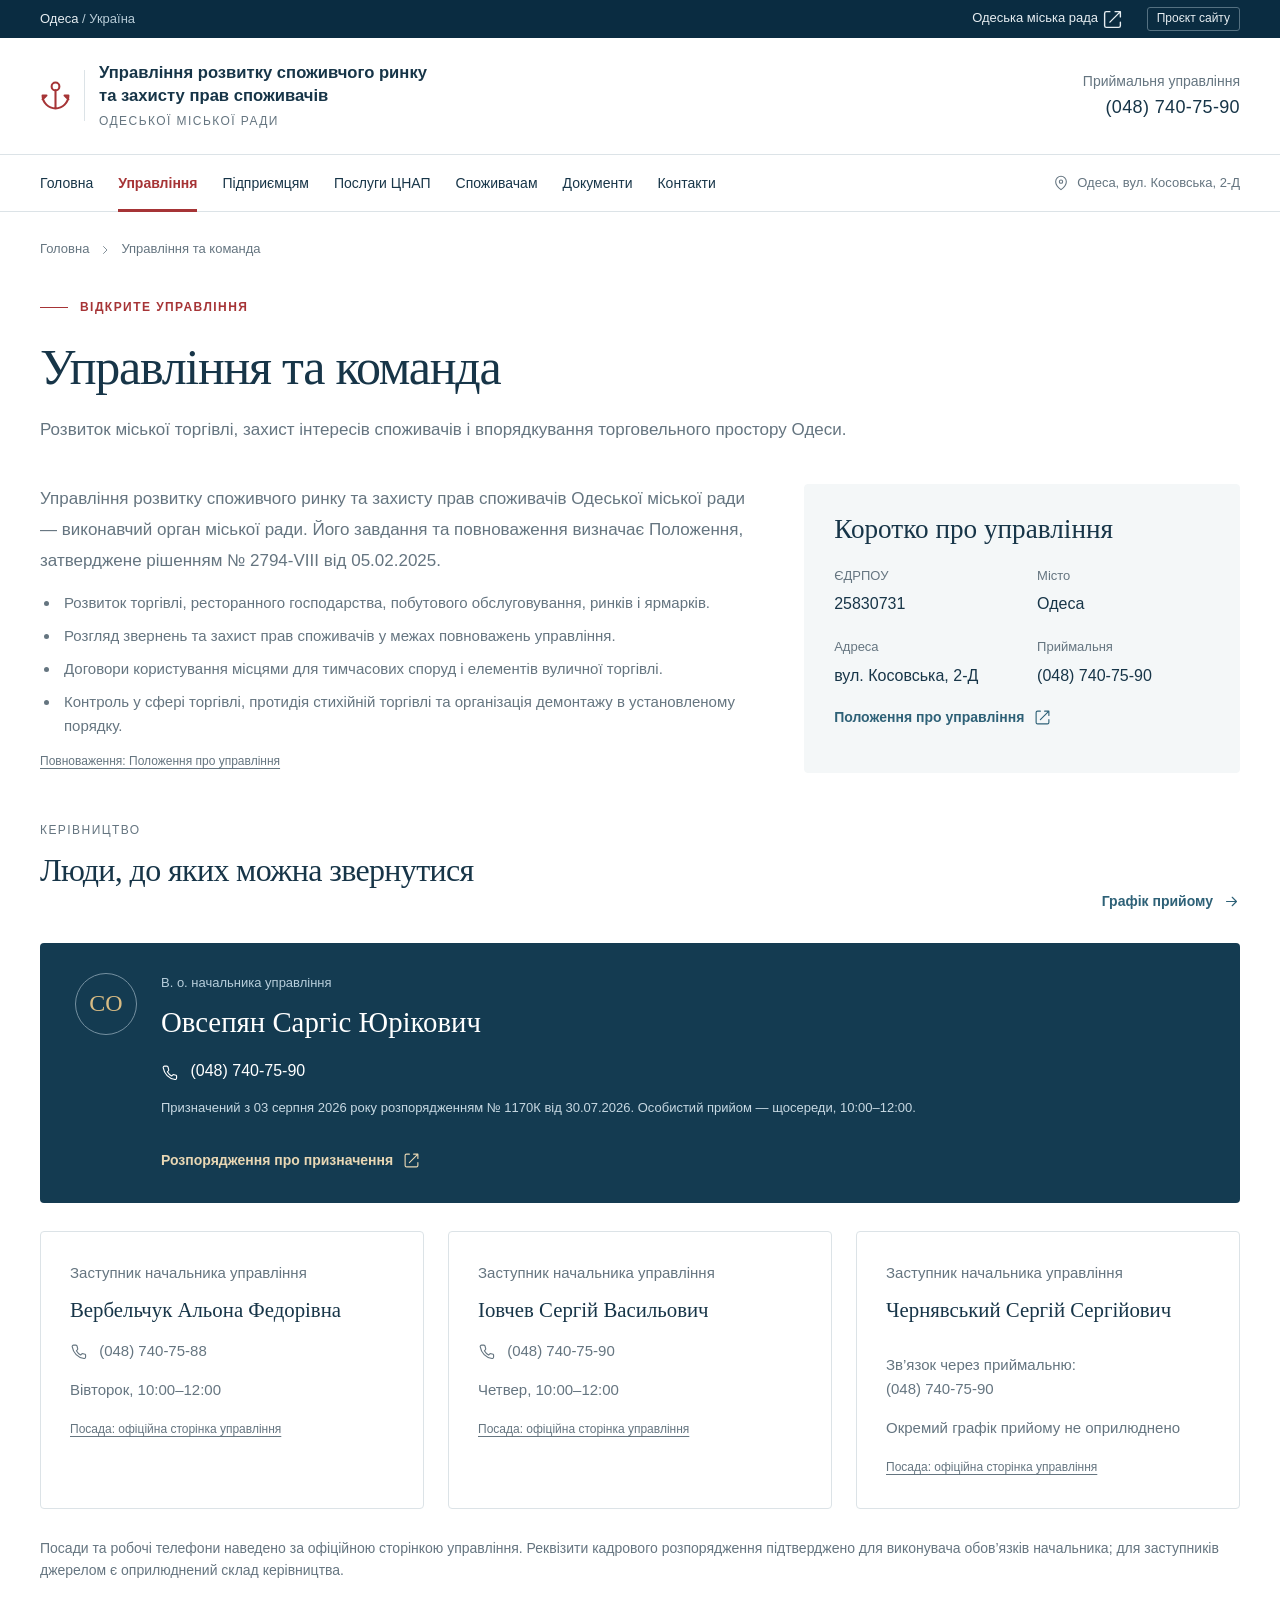
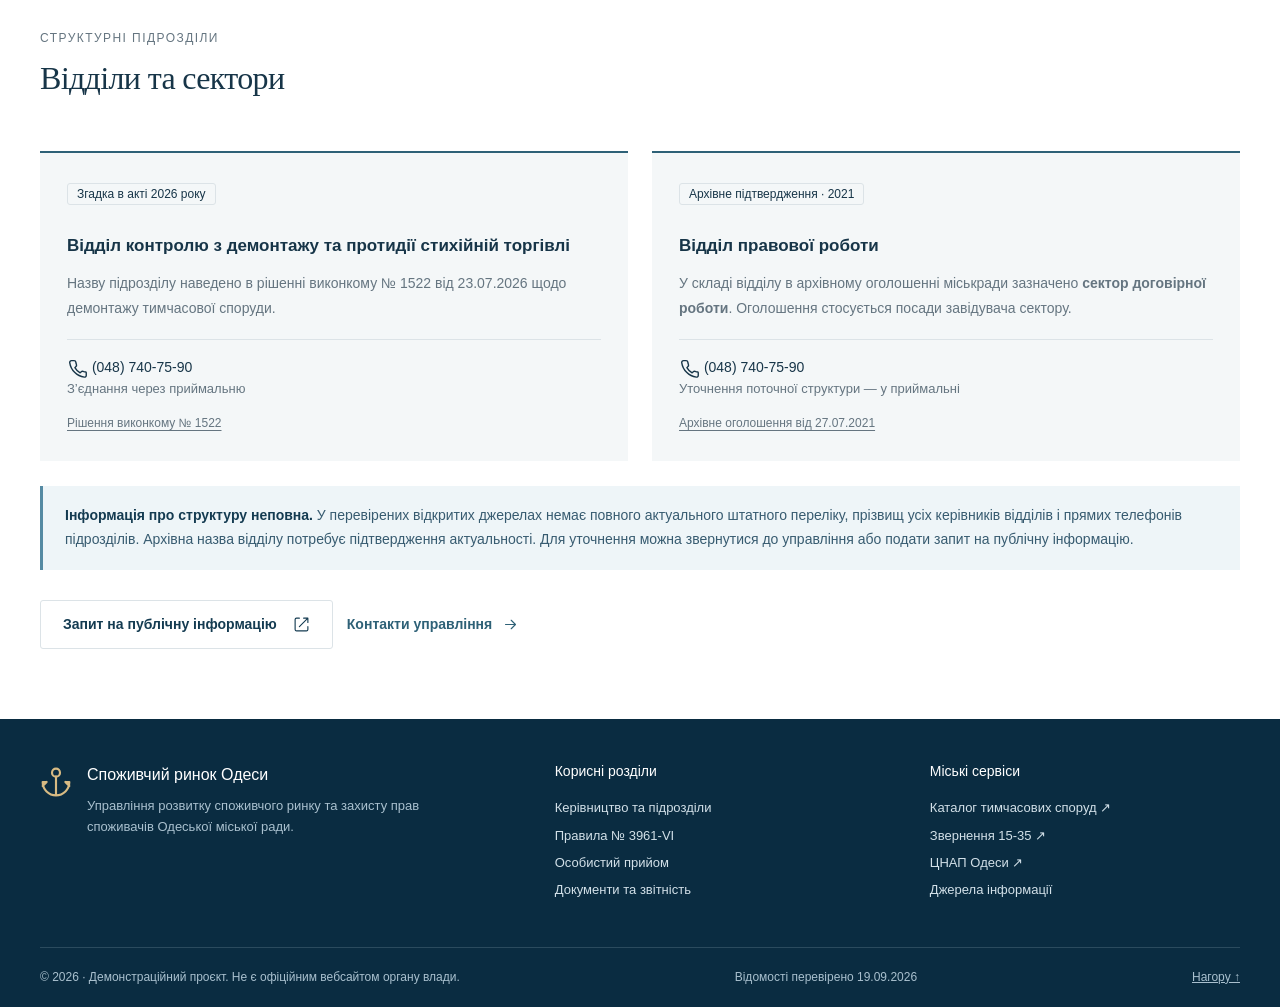
<file: management.html>
<!doctype html>
<html lang="uk"><head><meta charset="utf-8"><meta name="viewport" content="width=device-width, initial-scale=1"><meta name="theme-color" content="#143b51"><meta name="description" content="Управління розвитку споживчого ринку та захисту прав споживачів Одеської міської ради"><meta name="robots" content="noindex,nofollow"><title>Управління та команда · Споживчий ринок Одеси</title><link rel="icon" type="image/svg+xml" href="data:image/svg+xml,%3Csvg%20xmlns%3D%22http%3A//www.w3.org/2000/svg%22%20viewBox%3D%220%200%2032%2032%22%3E%3Crect%20width%3D%2232%22%20height%3D%2232%22%20rx%3D%226%22%20fill%3D%22%23143b51%22/%3E%3Cg%20fill%3D%22none%22%20stroke%3D%22%23f1ddb5%22%20stroke-width%3D%222%22%20stroke-linecap%3D%22round%22%3E%3Ccircle%20cx%3D%2216%22%20cy%3D%228%22%20r%3D%223%22/%3E%3Cpath%20d%3D%22M16%2011v15M6%2016v2a10%208%200%200%200%2020%200v-2M6%2016l-2%203m2-3%203%202m17-2%202%203m-2-3-3%202%22/%3E%3C/g%3E%3C/svg%3E"><link rel="stylesheet" href="style.css"><script src="site.js" defer></script></head>
<body id="top"><a class="skip" href="#main">Перейти до змісту</a>
<div class="utility"><div class="wrap"><span>Одеса <span class="minor">/ Україна</span></span><div class="utility-right"><a href="https://omr.gov.ua/ua/" target="_blank" rel="noopener noreferrer">Одеська міська рада <svg class="icon " viewBox="0 0 24 24" aria-hidden="true"><path d="M15 3h6v6m-12 6L21 3M9 3H5a2 2 0 0 0-2 2v14a2 2 0 0 0 2 2h14a2 2 0 0 0 2-2v-4"/></svg></a><span class="project-label">Проєкт сайту</span></div></div></div>
<header class="masthead"><div class="wrap"><a class="brand" href="index.html"><span class="brand-symbol"><svg class="icon " viewBox="0 0 24 24" aria-hidden="true"><circle cx="12" cy="5" r="3"/><path d="M12 8v13M5 12H2a10 10 0 0 0 20 0h-3M5 12l-3 3m17-3 3 3"/></svg></span><span><span class="brand-name">Управління розвитку споживчого ринку<br>та захисту прав споживачів</span><span class="brand-caption">Одеської міської ради</span></span></a><div class="header-contact"><span>Приймальня управління</span><a href="tel:+380487407590"><strong>(048) 740-75-90</strong></a></div><button class="menu-toggle" aria-expanded="false" aria-controls="site-navigation" aria-label="Відкрити меню"><svg class="icon " viewBox="0 0 24 24" aria-hidden="true"><path d="M4 6h16M4 12h16M4 18h16"/></svg></button></div></header>
<nav class="navigation" id="site-navigation" aria-label="Головна навігація"><div class="wrap nav-inner"><div class="nav-links"><a href="index.html">Головна</a><a href="management.html" class="active" aria-current="page">Управління</a><a href="business.html">Підприємцям</a><a href="cnap.html">Послуги ЦНАП</a><a href="consumers.html">Споживачам</a><a href="documents.html">Документи</a><a href="contacts.html">Контакти</a></div><span class="nav-city"><svg class="icon " viewBox="0 0 24 24" aria-hidden="true"><path d="M20 10c0 6-8 12-8 12S4 16 4 10a8 8 0 1 1 16 0Z"/><circle cx="12" cy="10" r="2.5"/></svg> Одеса, вул. Косовська, 2-Д</span></div></nav>
<main id="main"><div class="wrap"><div class="breadcrumbs"><a href="index.html">Головна</a><svg class="icon " viewBox="0 0 24 24" aria-hidden="true"><path d="m9 5 7 7-7 7"/></svg><span>Управління та команда</span></div><header class="page-head"><div class="eyebrow">Відкрите управління</div><h1>Управління та команда</h1><p>Розвиток міської торгівлі, захист інтересів споживачів і впорядкування торговельного простору Одеси.</p></header></div><div class="wrap page-content">
<div class="two-column"><section><p class="intro-copy">Управління розвитку споживчого ринку та захисту прав споживачів Одеської міської ради — виконавчий орган міської ради. Його завдання та повноваження визначає Положення, затверджене рішенням № 2794-VIII від 05.02.2025.</p><ul class="list-plain"><li>Розвиток торгівлі, ресторанного господарства, побутового обслуговування, ринків і ярмарків.</li><li>Розгляд звернень та захист прав споживачів у межах повноважень управління.</li><li>Договори користування місцями для тимчасових споруд і елементів вуличної торгівлі.</li><li>Контроль у сфері торгівлі, протидія стихійній торгівлі та організація демонтажу в установленому порядку.</li></ul><a class="source-ref" href="https://omr.gov.ua/ua/city/offices/torg/statute/" target="_blank" rel="noopener noreferrer">Повноваження: Положення про управління</a></section><aside class="panel soft"><h2>Коротко про управління</h2><dl class="info-definition"><div><dt>ЄДРПОУ</dt><dd>25830731</dd></div><div><dt>Місто</dt><dd>Одеса</dd></div><div><dt>Адреса</dt><dd>вул. Косовська, 2-Д</dd></div><div><dt>Приймальня</dt><dd><a href="tel:+380487407590">(048) 740-75-90</a></dd></div></dl><a class="text-link" href="https://omr.gov.ua/ua/city/offices/torg/statute/" target="_blank" rel="noopener noreferrer">Положення про управління<svg class="icon " viewBox="0 0 24 24" aria-hidden="true"><path d="M15 3h6v6m-12 6L21 3M9 3H5a2 2 0 0 0-2 2v14a2 2 0 0 0 2 2h14a2 2 0 0 0 2-2v-4"/></svg></a></aside></div>
<section class="subsection" id="leadership"><div class="section-head"><div><div class="section-kicker">Керівництво</div><h2>Люди, до яких можна звернутися</h2></div><a class="text-link" href="contacts.html#reception">Графік прийому<svg class="icon " viewBox="0 0 24 24" aria-hidden="true"><path d="M5 12h14m-6-6 6 6-6 6"/></svg></a></div><article class="staff-lead"><div class="monogram" aria-hidden="true">СО</div><div><p class="staff-role">В. о. начальника управління</p><h2>Овсепян Саргіс Юрікович</h2><a class="staff-phone" href="tel:+380487407590"><svg class="icon " viewBox="0 0 24 24" aria-hidden="true"><path d="M22 16.9v3a2 2 0 0 1-2.2 2A19.8 19.8 0 0 1 3.1 5.2 2 2 0 0 1 5.1 3h3a2 2 0 0 1 2 1.7c.1 1 .4 2 .7 2.9a2 2 0 0 1-.5 2.1L9 11a16 16 0 0 0 6 6l1.3-1.3a2 2 0 0 1 2.1-.5c.9.3 1.9.6 2.9.7A2 2 0 0 1 22 16.9Z"/></svg> (048) 740-75-90</a><p class="staff-appointment">Призначений з 03 серпня 2026 року розпорядженням № 1170К від 30.07.2026. Особистий прийом — щосереди, 10:00–12:00.</p><div class="spacer-top"><a class="text-link" href="https://omr.gov.ua/ua/acts/mayor/222486/" target="_blank" rel="noopener noreferrer">Розпорядження про призначення<svg class="icon " viewBox="0 0 24 24" aria-hidden="true"><path d="M15 3h6v6m-12 6L21 3M9 3H5a2 2 0 0 0-2 2v14a2 2 0 0 0 2 2h14a2 2 0 0 0 2-2v-4"/></svg></a></div></div></article><div class="three-grid spacer-top"><article class="panel staff-card"><p class="staff-role">Заступник начальника управління</p><h3>Вербельчук Альона Федорівна</h3><p class="staff-phone"><a href="tel:+380487407588"><svg class="icon " viewBox="0 0 24 24" aria-hidden="true"><path d="M22 16.9v3a2 2 0 0 1-2.2 2A19.8 19.8 0 0 1 3.1 5.2 2 2 0 0 1 5.1 3h3a2 2 0 0 1 2 1.7c.1 1 .4 2 .7 2.9a2 2 0 0 1-.5 2.1L9 11a16 16 0 0 0 6 6l1.3-1.3a2 2 0 0 1 2.1-.5c.9.3 1.9.6 2.9.7A2 2 0 0 1 22 16.9Z"/></svg> (048) 740-75-88</a></p><p>Вівторок, 10:00–12:00</p><a class="source-ref" href="https://omr.gov.ua/ua/city/offices/torg/" target="_blank" rel="noopener noreferrer">Посада: офіційна сторінка управління</a></article><article class="panel staff-card"><p class="staff-role">Заступник начальника управління</p><h3>Іовчев Сергій Васильович</h3><p class="staff-phone"><a href="tel:+380487407590"><svg class="icon " viewBox="0 0 24 24" aria-hidden="true"><path d="M22 16.9v3a2 2 0 0 1-2.2 2A19.8 19.8 0 0 1 3.1 5.2 2 2 0 0 1 5.1 3h3a2 2 0 0 1 2 1.7c.1 1 .4 2 .7 2.9a2 2 0 0 1-.5 2.1L9 11a16 16 0 0 0 6 6l1.3-1.3a2 2 0 0 1 2.1-.5c.9.3 1.9.6 2.9.7A2 2 0 0 1 22 16.9Z"/></svg> (048) 740-75-90</a></p><p>Четвер, 10:00–12:00</p><a class="source-ref" href="https://omr.gov.ua/ua/city/offices/torg/" target="_blank" rel="noopener noreferrer">Посада: офіційна сторінка управління</a></article><article class="panel staff-card"><p class="staff-role">Заступник начальника управління</p><h3>Чернявський Сергій Сергійович</h3><p class="small spacer-top">Зв’язок через приймальню:<br><a href="tel:+380487407590">(048) 740-75-90</a></p><p>Окремий графік прийому не оприлюднено</p><a class="source-ref" href="https://omr.gov.ua/ua/city/offices/torg/" target="_blank" rel="noopener noreferrer">Посада: офіційна сторінка управління</a></article></div><p class="small spacer-top">Посади та робочі телефони наведено за офіційною сторінкою управління. Реквізити кадрового розпорядження підтверджено для виконувача обов’язків начальника; для заступників джерелом є оприлюднений склад керівництва.</p></section>
<section class="subsection" id="departments"><div class="section-head"><div><div class="section-kicker">Структурні підрозділи</div><h2>Відділи та сектори</h2></div></div><div class="dept-list"><article class="dept-card"><span class="doc-tag">Згадка в акті 2026 року</span><h3 class="spacer-top">Відділ контролю з демонтажу та протидії стихійній торгівлі</h3><p>Назву підрозділу наведено в рішенні виконкому № 1522 від 23.07.2026 щодо демонтажу тимчасової споруди.</p><div class="dept-contact"><a href="tel:+380487407590"><svg class="icon " viewBox="0 0 24 24" aria-hidden="true"><path d="M22 16.9v3a2 2 0 0 1-2.2 2A19.8 19.8 0 0 1 3.1 5.2 2 2 0 0 1 5.1 3h3a2 2 0 0 1 2 1.7c.1 1 .4 2 .7 2.9a2 2 0 0 1-.5 2.1L9 11a16 16 0 0 0 6 6l1.3-1.3a2 2 0 0 1 2.1-.5c.9.3 1.9.6 2.9.7A2 2 0 0 1 22 16.9Z"/></svg> (048) 740-75-90</a><small>З’єднання через приймальню</small></div><a class="source-ref" href="https://omr.gov.ua/ua/acts/committee/222560/" target="_blank" rel="noopener noreferrer">Рішення виконкому № 1522</a></article><article class="dept-card"><span class="doc-tag">Архівне підтвердження · 2021</span><h3 class="spacer-top">Відділ правової роботи</h3><p>У складі відділу в архівному оголошенні міськради зазначено <strong>сектор договірної роботи</strong>. Оголошення стосується посади завідувача сектору.</p><div class="dept-contact"><a href="tel:+380487407590"><svg class="icon " viewBox="0 0 24 24" aria-hidden="true"><path d="M22 16.9v3a2 2 0 0 1-2.2 2A19.8 19.8 0 0 1 3.1 5.2 2 2 0 0 1 5.1 3h3a2 2 0 0 1 2 1.7c.1 1 .4 2 .7 2.9a2 2 0 0 1-.5 2.1L9 11a16 16 0 0 0 6 6l1.3-1.3a2 2 0 0 1 2.1-.5c.9.3 1.9.6 2.9.7A2 2 0 0 1 22 16.9Z"/></svg> (048) 740-75-90</a><small>Уточнення поточної структури — у приймальні</small></div><a class="source-ref" href="https://omr.gov.ua/ua/vacancy/224166/" target="_blank" rel="noopener noreferrer">Архівне оголошення від 27.07.2021</a></article></div><div class="note blue"><strong>Інформація про структуру неповна.</strong> У перевірених відкритих джерелах немає повного актуального штатного переліку, прізвищ усіх керівників відділів і прямих телефонів підрозділів. Архівна назва відділу потребує підтвердження актуальності. Для уточнення можна звернутися до управління або подати запит на публічну інформацію.</div><div class="actions"><a class="button secondary" href="https://omr.gov.ua/ua/city/offices/torg/zpi/" target="_blank" rel="noopener noreferrer">Запит на публічну інформацію<svg class="icon " viewBox="0 0 24 24" aria-hidden="true"><path d="M15 3h6v6m-12 6L21 3M9 3H5a2 2 0 0 0-2 2v14a2 2 0 0 0 2 2h14a2 2 0 0 0 2-2v-4"/></svg></a><a class="text-link" href="contacts.html">Контакти управління<svg class="icon " viewBox="0 0 24 24" aria-hidden="true"><path d="M5 12h14m-6-6 6 6-6 6"/></svg></a></div></section></div></main>
<footer class="footer"><div class="wrap"><div class="footer-top"><div class="footer-brand"><svg class="icon " viewBox="0 0 24 24" aria-hidden="true"><circle cx="12" cy="5" r="3"/><path d="M12 8v13M5 12H2a10 10 0 0 0 20 0h-3M5 12l-3 3m17-3 3 3"/></svg><div><strong>Споживчий ринок Одеси</strong><p>Управління розвитку споживчого ринку та захисту прав споживачів Одеської міської ради.</p></div></div><div><h3>Корисні розділи</h3><ul><li><a href="management.html">Керівництво та підрозділи</a></li><li><a href="rules.html">Правила № 3961-VI</a></li><li><a href="contacts.html#reception">Особистий прийом</a></li><li><a href="documents.html">Документи та звітність</a></li></ul></div><div><h3>Міські сервіси</h3><ul><li><a href="https://torg.omr.gov.ua/obj/" target="_blank" rel="noopener noreferrer">Каталог тимчасових споруд ↗</a></li><li><a href="https://1535.omr.gov.ua/" target="_blank" rel="noopener noreferrer">Звернення 15-35 ↗</a></li><li><a href="https://cnap.omr.gov.ua/" target="_blank" rel="noopener noreferrer">ЦНАП Одеси ↗</a></li><li><a href="sources.html">Джерела інформації</a></li></ul></div></div><div class="footer-bottom"><span>© 2026 · Демонстраційний проєкт. Не є офіційним вебсайтом органу влади.</span><span>Відомості перевірено 19.09.2026</span><a class="back-top" href="#top">Нагору ↑</a></div></div></footer></body></html>
</file>
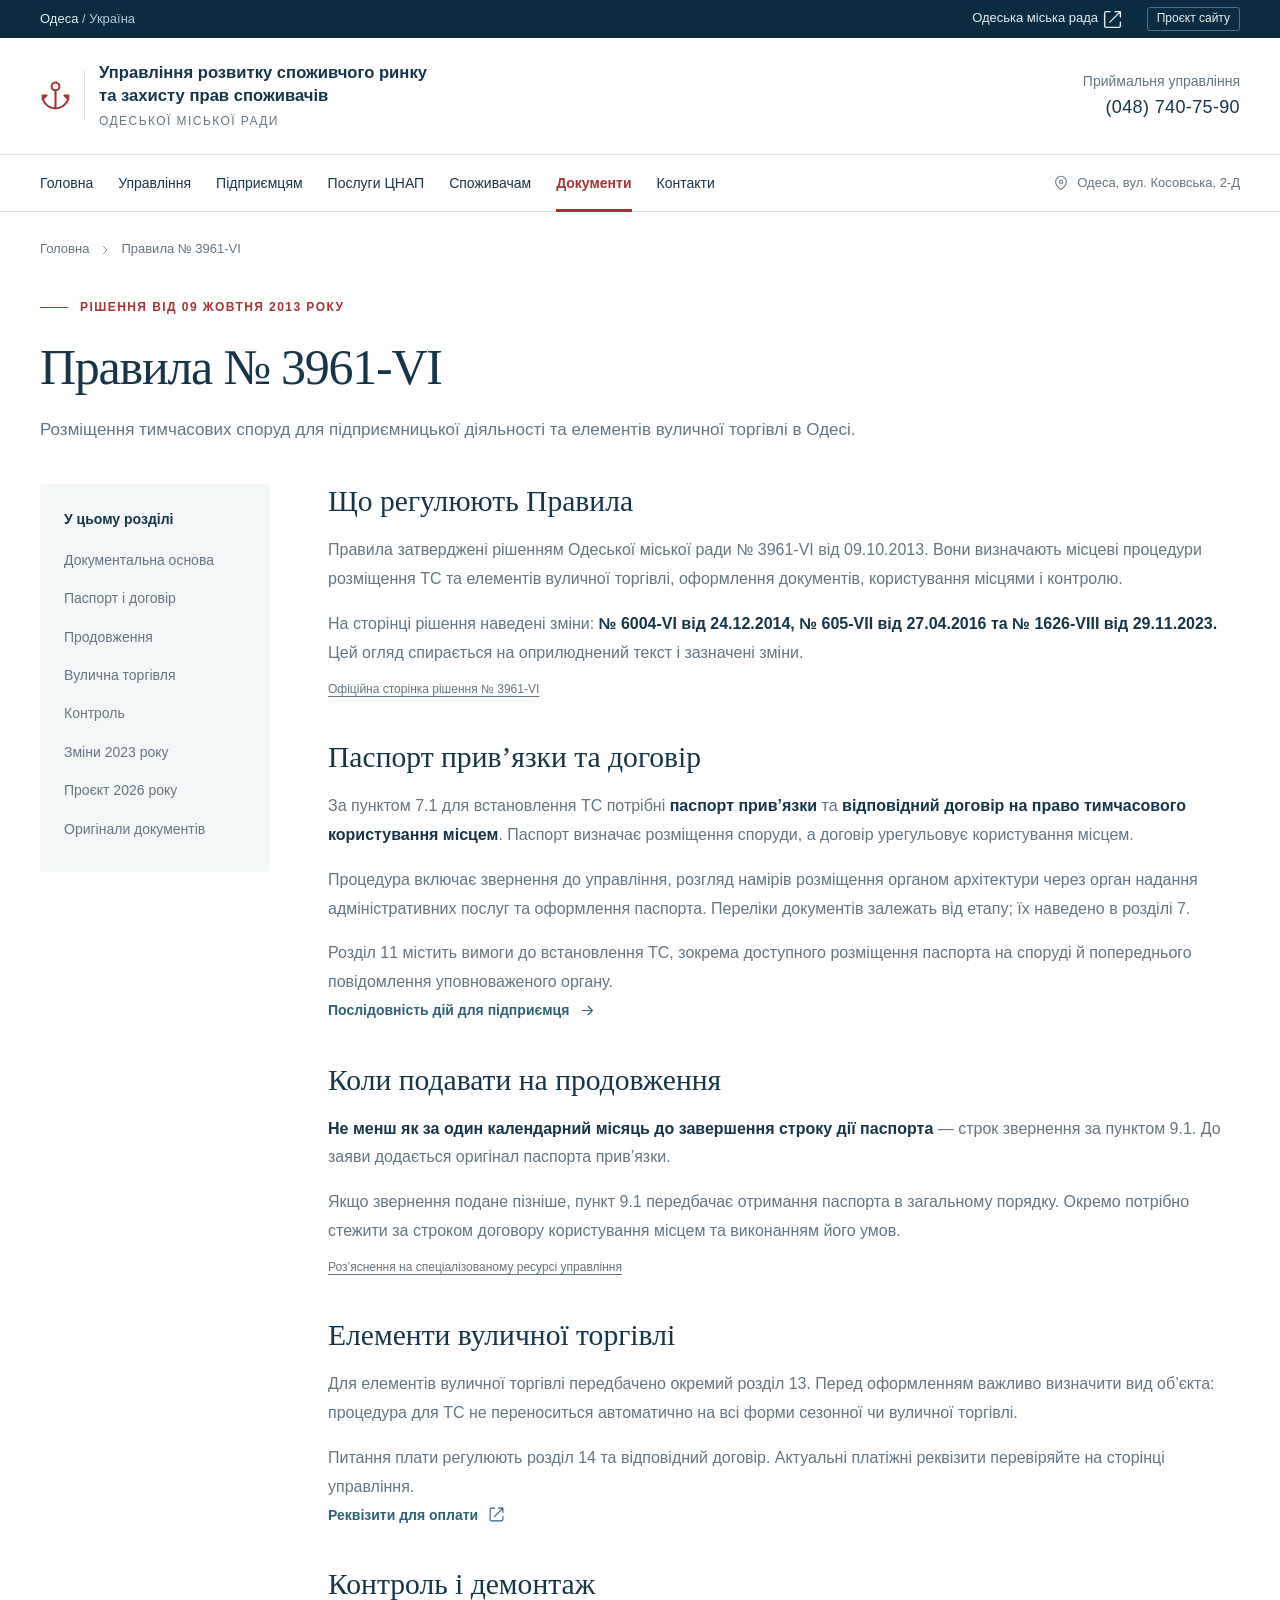
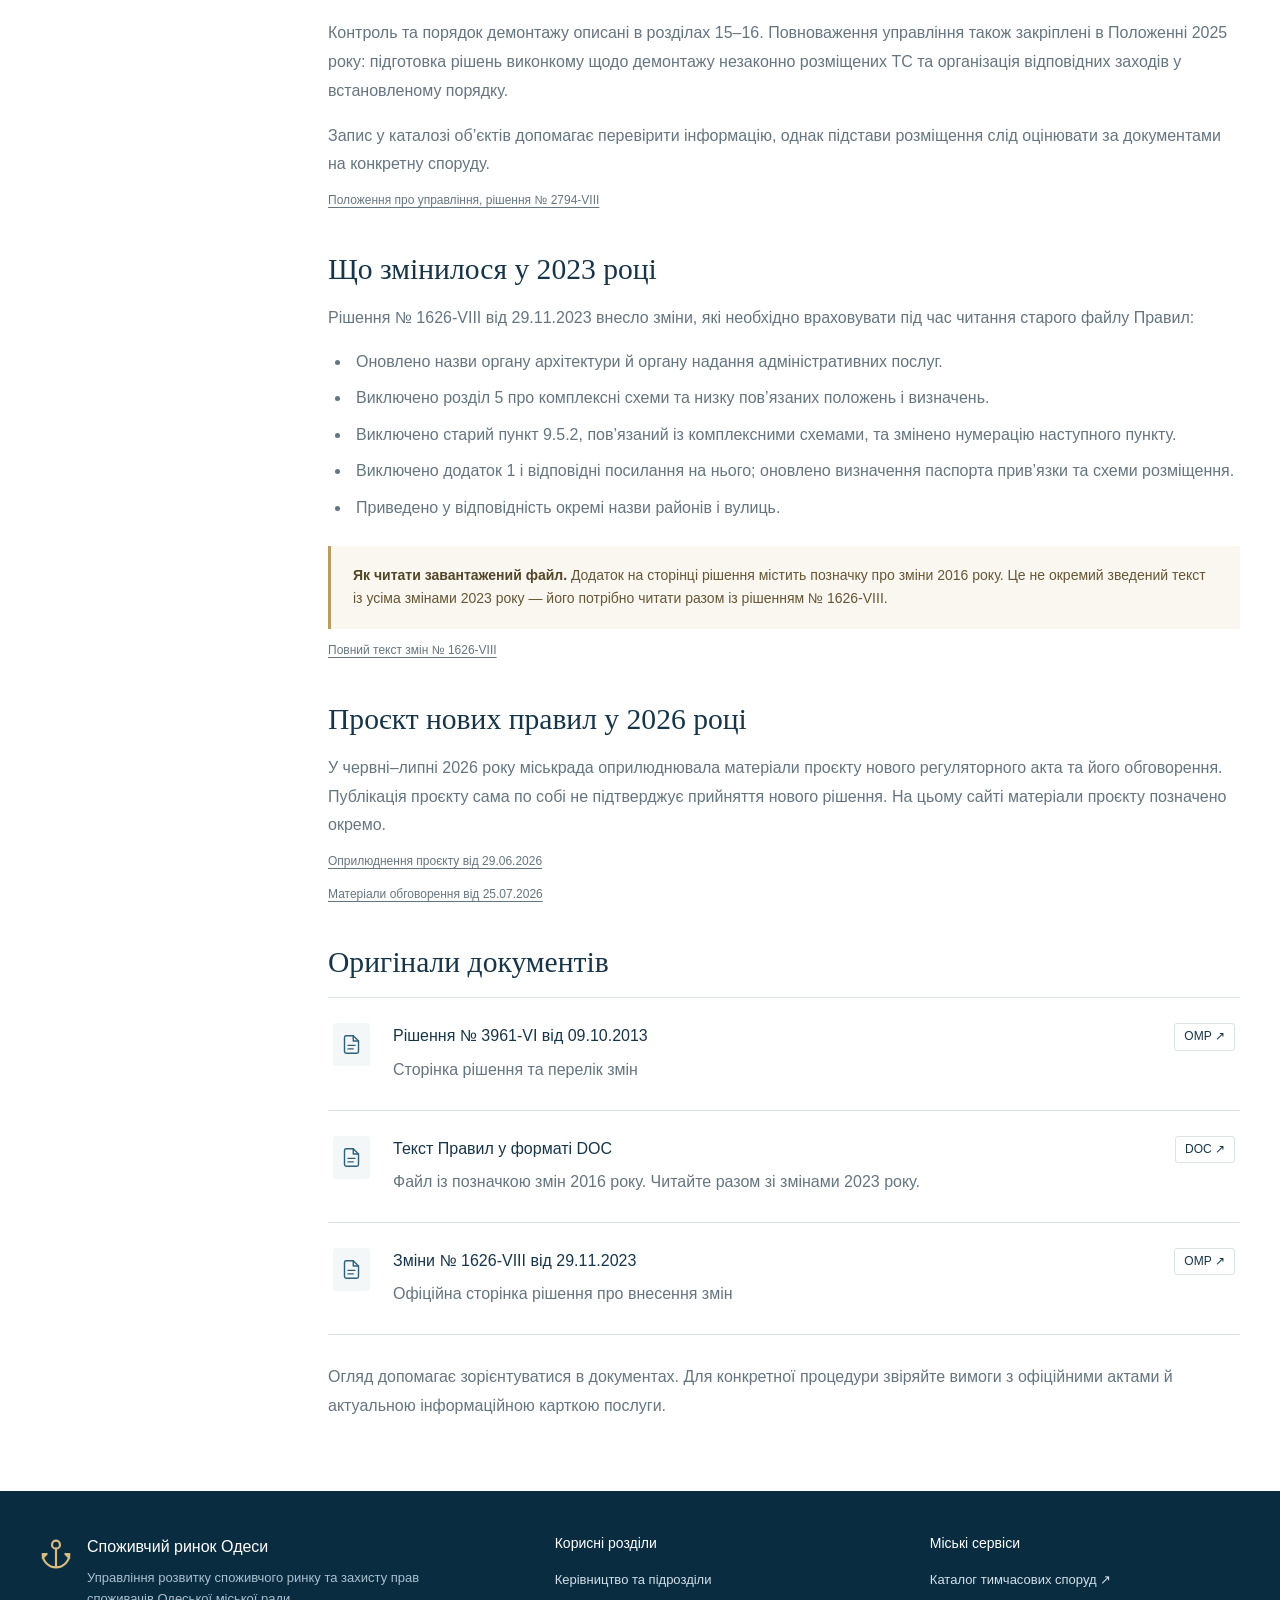
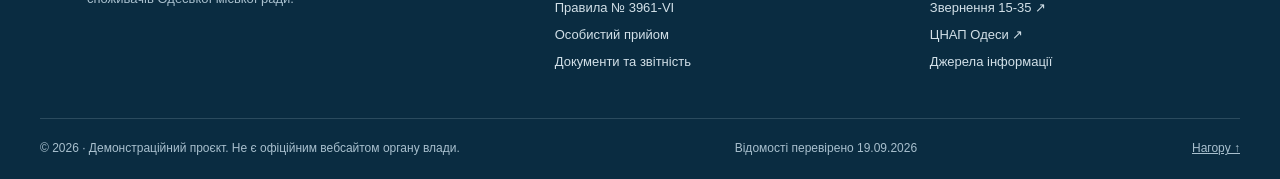
<file: rules.html>
<!doctype html>
<html lang="uk"><head><meta charset="utf-8"><meta name="viewport" content="width=device-width, initial-scale=1"><meta name="theme-color" content="#143b51"><meta name="description" content="Управління розвитку споживчого ринку та захисту прав споживачів Одеської міської ради"><meta name="robots" content="noindex,nofollow"><title>Правила № 3961-VI · Споживчий ринок Одеси</title><link rel="icon" type="image/svg+xml" href="data:image/svg+xml,%3Csvg%20xmlns%3D%22http%3A//www.w3.org/2000/svg%22%20viewBox%3D%220%200%2032%2032%22%3E%3Crect%20width%3D%2232%22%20height%3D%2232%22%20rx%3D%226%22%20fill%3D%22%23143b51%22/%3E%3Cg%20fill%3D%22none%22%20stroke%3D%22%23f1ddb5%22%20stroke-width%3D%222%22%20stroke-linecap%3D%22round%22%3E%3Ccircle%20cx%3D%2216%22%20cy%3D%228%22%20r%3D%223%22/%3E%3Cpath%20d%3D%22M16%2011v15M6%2016v2a10%208%200%200%200%2020%200v-2M6%2016l-2%203m2-3%203%202m17-2%202%203m-2-3-3%202%22/%3E%3C/g%3E%3C/svg%3E"><link rel="stylesheet" href="style.css"><script src="site.js" defer></script></head>
<body id="top"><a class="skip" href="#main">Перейти до змісту</a>
<div class="utility"><div class="wrap"><span>Одеса <span class="minor">/ Україна</span></span><div class="utility-right"><a href="https://omr.gov.ua/ua/" target="_blank" rel="noopener noreferrer">Одеська міська рада <svg class="icon " viewBox="0 0 24 24" aria-hidden="true"><path d="M15 3h6v6m-12 6L21 3M9 3H5a2 2 0 0 0-2 2v14a2 2 0 0 0 2 2h14a2 2 0 0 0 2-2v-4"/></svg></a><span class="project-label">Проєкт сайту</span></div></div></div>
<header class="masthead"><div class="wrap"><a class="brand" href="index.html"><span class="brand-symbol"><svg class="icon " viewBox="0 0 24 24" aria-hidden="true"><circle cx="12" cy="5" r="3"/><path d="M12 8v13M5 12H2a10 10 0 0 0 20 0h-3M5 12l-3 3m17-3 3 3"/></svg></span><span><span class="brand-name">Управління розвитку споживчого ринку<br>та захисту прав споживачів</span><span class="brand-caption">Одеської міської ради</span></span></a><div class="header-contact"><span>Приймальня управління</span><a href="tel:+380487407590"><strong>(048) 740-75-90</strong></a></div><button class="menu-toggle" aria-expanded="false" aria-controls="site-navigation" aria-label="Відкрити меню"><svg class="icon " viewBox="0 0 24 24" aria-hidden="true"><path d="M4 6h16M4 12h16M4 18h16"/></svg></button></div></header>
<nav class="navigation" id="site-navigation" aria-label="Головна навігація"><div class="wrap nav-inner"><div class="nav-links"><a href="index.html">Головна</a><a href="management.html">Управління</a><a href="business.html">Підприємцям</a><a href="cnap.html">Послуги ЦНАП</a><a href="consumers.html">Споживачам</a><a href="documents.html" class="active" aria-current="page">Документи</a><a href="contacts.html">Контакти</a></div><span class="nav-city"><svg class="icon " viewBox="0 0 24 24" aria-hidden="true"><path d="M20 10c0 6-8 12-8 12S4 16 4 10a8 8 0 1 1 16 0Z"/><circle cx="12" cy="10" r="2.5"/></svg> Одеса, вул. Косовська, 2-Д</span></div></nav>
<main id="main"><div class="wrap"><div class="breadcrumbs"><a href="index.html">Головна</a><svg class="icon " viewBox="0 0 24 24" aria-hidden="true"><path d="m9 5 7 7-7 7"/></svg><span>Правила № 3961-VI</span></div><header class="page-head"><div class="eyebrow">Рішення від 09 жовтня 2013 року</div><h1>Правила № 3961-VI</h1><p>Розміщення тимчасових споруд для підприємницької діяльності та елементів вуличної торгівлі в Одесі.</p></header></div><div class="wrap page-content"><div class="article-layout"><nav class="toc" aria-label="Зміст огляду правил"><strong>У цьому розділі</strong><a href="#basis">Документальна основа</a><a href="#passport">Паспорт і договір</a><a href="#extension">Продовження</a><a href="#street">Вулична торгівля</a><a href="#control">Контроль</a><a href="#changes">Зміни 2023 року</a><a href="#new-draft">Проєкт 2026 року</a><a href="#originals">Оригінали документів</a></nav><article class="prose"><h2 id="basis">Що регулюють Правила</h2><p>Правила затверджені рішенням Одеської міської ради № 3961-VI від 09.10.2013. Вони визначають місцеві процедури розміщення ТС та елементів вуличної торгівлі, оформлення документів, користування місцями і контролю.</p><p>На сторінці рішення наведені зміни: <strong>№ 6004-VI від 24.12.2014, № 605-VII від 27.04.2016 та № 1626-VIII від 29.11.2023.</strong> Цей огляд спирається на оприлюднений текст і зазначені зміни.</p><a class="source-ref" href="https://omr.gov.ua/ua/acts/council/55141/" target="_blank" rel="noopener noreferrer">Офіційна сторінка рішення № 3961-VI</a>
<h2 id="passport">Паспорт прив’язки та договір</h2><p>За пунктом 7.1 для встановлення ТС потрібні <strong>паспорт прив’язки</strong> та <strong>відповідний договір на право тимчасового користування місцем</strong>. Паспорт визначає розміщення споруди, а договір урегульовує користування місцем.</p><p>Процедура включає звернення до управління, розгляд намірів розміщення органом архітектури через орган надання адміністративних послуг та оформлення паспорта. Переліки документів залежать від етапу; їх наведено в розділі 7.</p><p>Розділ 11 містить вимоги до встановлення ТС, зокрема доступного розміщення паспорта на споруді й попереднього повідомлення уповноваженого органу.</p><a class="text-link" href="business.html#placement">Послідовність дій для підприємця<svg class="icon " viewBox="0 0 24 24" aria-hidden="true"><path d="M5 12h14m-6-6 6 6-6 6"/></svg></a>
<h2 id="extension">Коли подавати на продовження</h2><p><strong>Не менш як за один календарний місяць до завершення строку дії паспорта</strong> — строк звернення за пунктом 9.1. До заяви додається оригінал паспорта прив’язки.</p><p>Якщо звернення подане пізніше, пункт 9.1 передбачає отримання паспорта в загальному порядку. Окремо потрібно стежити за строком договору користування місцем та виконанням його умов.</p><a class="source-ref" href="https://torg.omr.gov.ua/dir/" target="_blank" rel="noopener noreferrer">Роз’яснення на спеціалізованому ресурсі управління</a>
<h2 id="street">Елементи вуличної торгівлі</h2><p>Для елементів вуличної торгівлі передбачено окремий розділ 13. Перед оформленням важливо визначити вид об’єкта: процедура для ТС не переноситься автоматично на всі форми сезонної чи вуличної торгівлі.</p><p>Питання плати регулюють розділ 14 та відповідний договір. Актуальні платіжні реквізити перевіряйте на сторінці управління.</p><a class="text-link" href="https://omr.gov.ua/ua/city/offices/torg/rekviziti/" target="_blank" rel="noopener noreferrer">Реквізити для оплати<svg class="icon " viewBox="0 0 24 24" aria-hidden="true"><path d="M15 3h6v6m-12 6L21 3M9 3H5a2 2 0 0 0-2 2v14a2 2 0 0 0 2 2h14a2 2 0 0 0 2-2v-4"/></svg></a>
<h2 id="control">Контроль і демонтаж</h2><p>Контроль та порядок демонтажу описані в розділах 15–16. Повноваження управління також закріплені в Положенні 2025 року: підготовка рішень виконкому щодо демонтажу незаконно розміщених ТС та організація відповідних заходів у встановленому порядку.</p><p>Запис у каталозі об’єктів допомагає перевірити інформацію, однак підстави розміщення слід оцінювати за документами на конкретну споруду.</p><a class="source-ref" href="https://omr.gov.ua/ua/city/offices/torg/statute/" target="_blank" rel="noopener noreferrer">Положення про управління, рішення № 2794-VIII</a>
<h2 id="changes">Що змінилося у 2023 році</h2><p>Рішення № 1626-VIII від 29.11.2023 внесло зміни, які необхідно враховувати під час читання старого файлу Правил:</p><ul><li>Оновлено назви органу архітектури й органу надання адміністративних послуг.</li><li>Виключено розділ 5 про комплексні схеми та низку пов’язаних положень і визначень.</li><li>Виключено старий пункт 9.5.2, пов’язаний із комплексними схемами, та змінено нумерацію наступного пункту.</li><li>Виключено додаток 1 і відповідні посилання на нього; оновлено визначення паспорта прив’язки та схеми розміщення.</li><li>Приведено у відповідність окремі назви районів і вулиць.</li></ul><div class="note"><strong>Як читати завантажений файл.</strong> Додаток на сторінці рішення містить позначку про зміни 2016 року. Це не окремий зведений текст із усіма змінами 2023 року — його потрібно читати разом із рішенням № 1626-VIII.</div><a class="source-ref" href="https://omr.gov.ua/ua/acts/council/200929/" target="_blank" rel="noopener noreferrer">Повний текст змін № 1626-VIII</a>
<h2 id="new-draft">Проєкт нових правил у 2026 році</h2><p>У червні–липні 2026 року міськрада оприлюднювала матеріали проєкту нового регуляторного акта та його обговорення. Публікація проєкту сама по собі не підтверджує прийняття нового рішення. На цьому сайті матеріали проєкту позначено окремо.</p><a class="source-ref" href="https://omr.gov.ua/ua/news/247202" target="_blank" rel="noopener noreferrer">Оприлюднення проєкту від 29.06.2026</a><br><a class="source-ref" href="https://omr.gov.ua/ua/news/247602" target="_blank" rel="noopener noreferrer">Матеріали обговорення від 25.07.2026</a>
<h2 id="originals">Оригінали документів</h2><div class="doc-list"><a class="doc-row" href="https://omr.gov.ua/ua/acts/council/55141/" target="_blank" rel="noopener noreferrer"><span class="doc-icon"><svg class="icon " viewBox="0 0 24 24" aria-hidden="true"><path d="M14 2H6a2 2 0 0 0-2 2v16a2 2 0 0 0 2 2h12a2 2 0 0 0 2-2V8l-6-6Z"/><path d="M14 2v6h6M8 13h8M8 17h6"/></svg></span><div><h3>Рішення № 3961-VI від 09.10.2013</h3><p>Сторінка рішення та перелік змін</p></div><span class="doc-tag">ОМР ↗</span></a><a class="doc-row" href="https://omr.gov.ua/images/File/DODATKI2013/GORSOVET/3961_VI_Dod.doc" target="_blank" rel="noopener noreferrer"><span class="doc-icon"><svg class="icon " viewBox="0 0 24 24" aria-hidden="true"><path d="M14 2H6a2 2 0 0 0-2 2v16a2 2 0 0 0 2 2h12a2 2 0 0 0 2-2V8l-6-6Z"/><path d="M14 2v6h6M8 13h8M8 17h6"/></svg></span><div><h3>Текст Правил у форматі DOC</h3><p>Файл із позначкою змін 2016 року. Читайте разом зі змінами 2023 року.</p></div><span class="doc-tag">DOC ↗</span></a><a class="doc-row" href="https://omr.gov.ua/ua/acts/council/200929/" target="_blank" rel="noopener noreferrer"><span class="doc-icon"><svg class="icon " viewBox="0 0 24 24" aria-hidden="true"><path d="M14 2H6a2 2 0 0 0-2 2v16a2 2 0 0 0 2 2h12a2 2 0 0 0 2-2V8l-6-6Z"/><path d="M14 2v6h6M8 13h8M8 17h6"/></svg></span><div><h3>Зміни № 1626-VIII від 29.11.2023</h3><p>Офіційна сторінка рішення про внесення змін</p></div><span class="doc-tag">ОМР ↗</span></a></div><p class="small spacer-top">Огляд допомагає зорієнтуватися в документах. Для конкретної процедури звіряйте вимоги з офіційними актами й актуальною інформаційною карткою послуги.</p></article></div></div></main>
<footer class="footer"><div class="wrap"><div class="footer-top"><div class="footer-brand"><svg class="icon " viewBox="0 0 24 24" aria-hidden="true"><circle cx="12" cy="5" r="3"/><path d="M12 8v13M5 12H2a10 10 0 0 0 20 0h-3M5 12l-3 3m17-3 3 3"/></svg><div><strong>Споживчий ринок Одеси</strong><p>Управління розвитку споживчого ринку та захисту прав споживачів Одеської міської ради.</p></div></div><div><h3>Корисні розділи</h3><ul><li><a href="management.html">Керівництво та підрозділи</a></li><li><a href="rules.html">Правила № 3961-VI</a></li><li><a href="contacts.html#reception">Особистий прийом</a></li><li><a href="documents.html">Документи та звітність</a></li></ul></div><div><h3>Міські сервіси</h3><ul><li><a href="https://torg.omr.gov.ua/obj/" target="_blank" rel="noopener noreferrer">Каталог тимчасових споруд ↗</a></li><li><a href="https://1535.omr.gov.ua/" target="_blank" rel="noopener noreferrer">Звернення 15-35 ↗</a></li><li><a href="https://cnap.omr.gov.ua/" target="_blank" rel="noopener noreferrer">ЦНАП Одеси ↗</a></li><li><a href="sources.html">Джерела інформації</a></li></ul></div></div><div class="footer-bottom"><span>© 2026 · Демонстраційний проєкт. Не є офіційним вебсайтом органу влади.</span><span>Відомості перевірено 19.09.2026</span><a class="back-top" href="#top">Нагору ↑</a></div></div></footer></body></html>
</file>
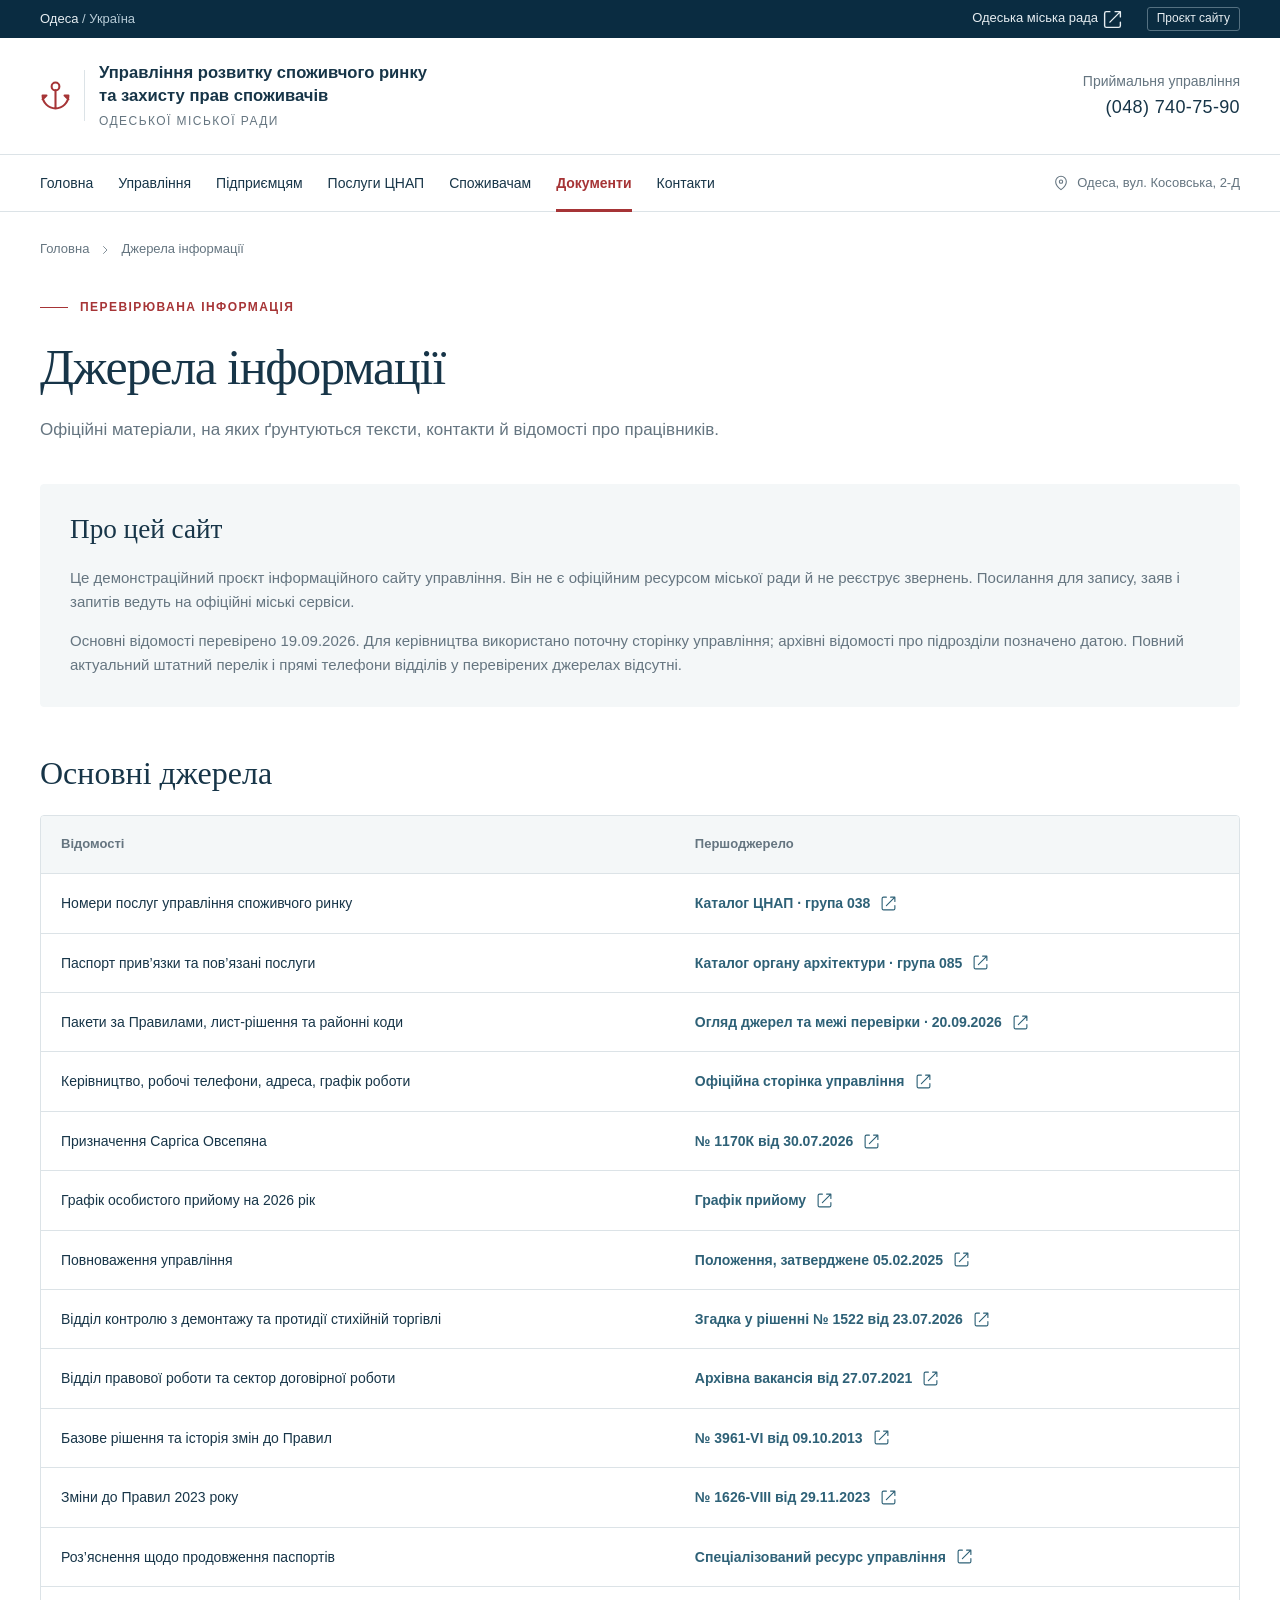
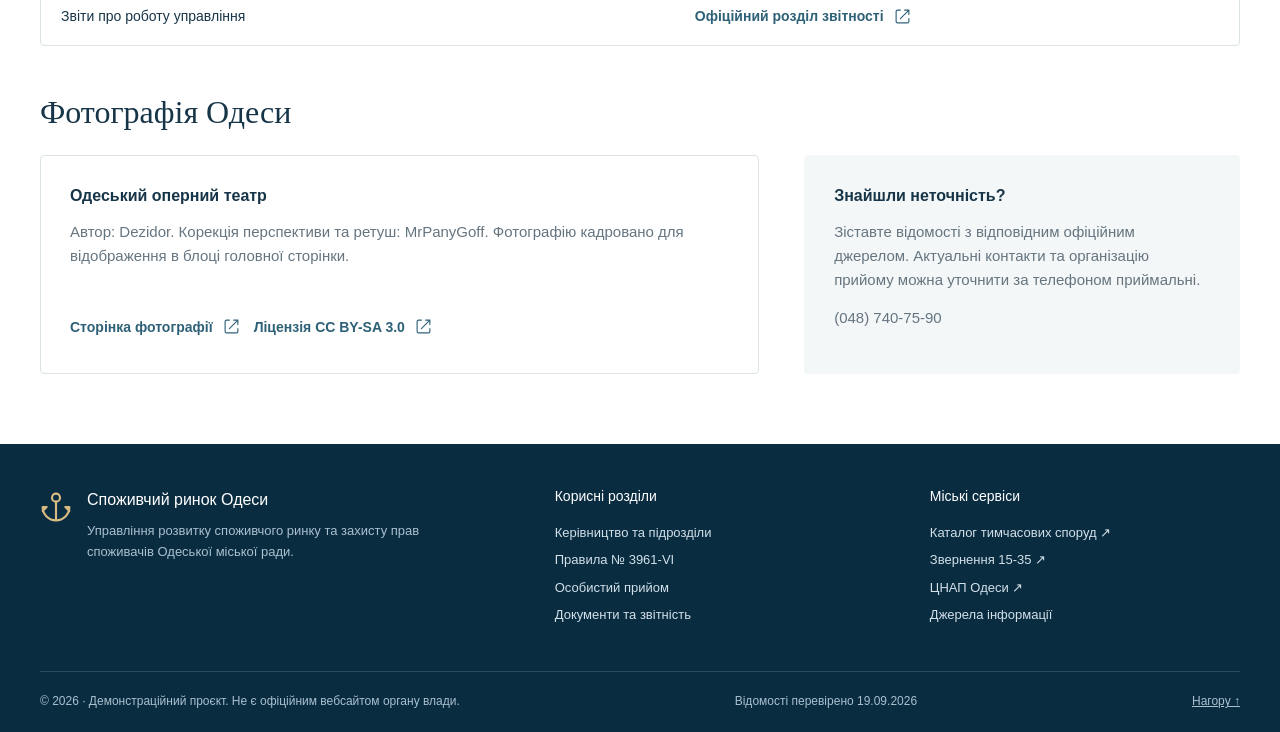
<file: sources.html>
<!doctype html>
<html lang="uk"><head><meta charset="utf-8"><meta name="viewport" content="width=device-width, initial-scale=1"><meta name="theme-color" content="#143b51"><meta name="description" content="Управління розвитку споживчого ринку та захисту прав споживачів Одеської міської ради"><meta name="robots" content="noindex,nofollow"><title>Джерела інформації · Споживчий ринок Одеси</title><link rel="icon" type="image/svg+xml" href="data:image/svg+xml,%3Csvg%20xmlns%3D%22http%3A//www.w3.org/2000/svg%22%20viewBox%3D%220%200%2032%2032%22%3E%3Crect%20width%3D%2232%22%20height%3D%2232%22%20rx%3D%226%22%20fill%3D%22%23143b51%22/%3E%3Cg%20fill%3D%22none%22%20stroke%3D%22%23f1ddb5%22%20stroke-width%3D%222%22%20stroke-linecap%3D%22round%22%3E%3Ccircle%20cx%3D%2216%22%20cy%3D%228%22%20r%3D%223%22/%3E%3Cpath%20d%3D%22M16%2011v15M6%2016v2a10%208%200%200%200%2020%200v-2M6%2016l-2%203m2-3%203%202m17-2%202%203m-2-3-3%202%22/%3E%3C/g%3E%3C/svg%3E"><link rel="stylesheet" href="style.css"><script src="site.js" defer></script></head>
<body id="top"><a class="skip" href="#main">Перейти до змісту</a>
<div class="utility"><div class="wrap"><span>Одеса <span class="minor">/ Україна</span></span><div class="utility-right"><a href="https://omr.gov.ua/ua/" target="_blank" rel="noopener noreferrer">Одеська міська рада <svg class="icon " viewBox="0 0 24 24" aria-hidden="true"><path d="M15 3h6v6m-12 6L21 3M9 3H5a2 2 0 0 0-2 2v14a2 2 0 0 0 2 2h14a2 2 0 0 0 2-2v-4"/></svg></a><span class="project-label">Проєкт сайту</span></div></div></div>
<header class="masthead"><div class="wrap"><a class="brand" href="index.html"><span class="brand-symbol"><svg class="icon " viewBox="0 0 24 24" aria-hidden="true"><circle cx="12" cy="5" r="3"/><path d="M12 8v13M5 12H2a10 10 0 0 0 20 0h-3M5 12l-3 3m17-3 3 3"/></svg></span><span><span class="brand-name">Управління розвитку споживчого ринку<br>та захисту прав споживачів</span><span class="brand-caption">Одеської міської ради</span></span></a><div class="header-contact"><span>Приймальня управління</span><a href="tel:+380487407590"><strong>(048) 740-75-90</strong></a></div><button class="menu-toggle" aria-expanded="false" aria-controls="site-navigation" aria-label="Відкрити меню"><svg class="icon " viewBox="0 0 24 24" aria-hidden="true"><path d="M4 6h16M4 12h16M4 18h16"/></svg></button></div></header>
<nav class="navigation" id="site-navigation" aria-label="Головна навігація"><div class="wrap nav-inner"><div class="nav-links"><a href="index.html">Головна</a><a href="management.html">Управління</a><a href="business.html">Підприємцям</a><a href="cnap.html">Послуги ЦНАП</a><a href="consumers.html">Споживачам</a><a href="documents.html" class="active" aria-current="page">Документи</a><a href="contacts.html">Контакти</a></div><span class="nav-city"><svg class="icon " viewBox="0 0 24 24" aria-hidden="true"><path d="M20 10c0 6-8 12-8 12S4 16 4 10a8 8 0 1 1 16 0Z"/><circle cx="12" cy="10" r="2.5"/></svg> Одеса, вул. Косовська, 2-Д</span></div></nav>
<main id="main"><div class="wrap"><div class="breadcrumbs"><a href="index.html">Головна</a><svg class="icon " viewBox="0 0 24 24" aria-hidden="true"><path d="m9 5 7 7-7 7"/></svg><span>Джерела інформації</span></div><header class="page-head"><div class="eyebrow">Перевірювана інформація</div><h1>Джерела інформації</h1><p>Офіційні матеріали, на яких ґрунтуються тексти, контакти й відомості про працівників.</p></header></div><div class="wrap page-content"><div class="panel soft"><h2>Про цей сайт</h2><p>Це демонстраційний проєкт інформаційного сайту управління. Він не є офіційним ресурсом міської ради й не реєструє звернень. Посилання для запису, заяв і запитів ведуть на офіційні міські сервіси.</p><p>Основні відомості перевірено 19.09.2026. Для керівництва використано поточну сторінку управління; архівні відомості про підрозділи позначено датою. Повний актуальний штатний перелік і прямі телефони відділів у перевірених джерелах відсутні.</p></div><section class="subsection"><h2>Основні джерела</h2><div class="table-wrap"><table class="data-table"><thead><tr><th>Відомості</th><th>Першоджерело</th></tr></thead><tbody><tr><td data-label="Відомості">Номери послуг управління споживчого ринку</td><td data-label="Джерело"><a class="text-link" href="https://cnap.omr.gov.ua/services/management/302/" target="_blank" rel="noopener noreferrer">Каталог ЦНАП · група 038 <svg class="icon " viewBox="0 0 24 24" aria-hidden="true"><path d="M15 3h6v6m-12 6L21 3M9 3H5a2 2 0 0 0-2 2v14a2 2 0 0 0 2 2h14a2 2 0 0 0 2-2v-4"/></svg></a></td></tr><tr><td data-label="Відомості">Паспорт прив’язки та пов’язані послуги</td><td data-label="Джерело"><a class="text-link" href="https://cnap.omr.gov.ua/services/management/1043/" target="_blank" rel="noopener noreferrer">Каталог органу архітектури · група 085 <svg class="icon " viewBox="0 0 24 24" aria-hidden="true"><path d="M15 3h6v6m-12 6L21 3M9 3H5a2 2 0 0 0-2 2v14a2 2 0 0 0 2 2h14a2 2 0 0 0 2-2v-4"/></svg></a></td></tr><tr><td data-label="Відомості">Пакети за Правилами, лист-рішення та районні коди</td><td data-label="Джерело"><a class="text-link" href="cnap.html#cnap-sources" target="_blank" rel="noopener noreferrer">Огляд джерел та межі перевірки · 20.09.2026 <svg class="icon " viewBox="0 0 24 24" aria-hidden="true"><path d="M15 3h6v6m-12 6L21 3M9 3H5a2 2 0 0 0-2 2v14a2 2 0 0 0 2 2h14a2 2 0 0 0 2-2v-4"/></svg></a></td></tr><tr><td data-label="Відомості">Керівництво, робочі телефони, адреса, графік роботи</td><td data-label="Джерело"><a class="text-link" href="https://omr.gov.ua/ua/city/offices/torg/" target="_blank" rel="noopener noreferrer">Офіційна сторінка управління <svg class="icon " viewBox="0 0 24 24" aria-hidden="true"><path d="M15 3h6v6m-12 6L21 3M9 3H5a2 2 0 0 0-2 2v14a2 2 0 0 0 2 2h14a2 2 0 0 0 2-2v-4"/></svg></a></td></tr><tr><td data-label="Відомості">Призначення Саргіса Овсепяна</td><td data-label="Джерело"><a class="text-link" href="https://omr.gov.ua/ua/acts/mayor/222486/" target="_blank" rel="noopener noreferrer">№ 1170К від 30.07.2026 <svg class="icon " viewBox="0 0 24 24" aria-hidden="true"><path d="M15 3h6v6m-12 6L21 3M9 3H5a2 2 0 0 0-2 2v14a2 2 0 0 0 2 2h14a2 2 0 0 0 2-2v-4"/></svg></a></td></tr><tr><td data-label="Відомості">Графік особистого прийому на 2026 рік</td><td data-label="Джерело"><a class="text-link" href="https://omr.gov.ua/ua/city/offices/torg/schedule/" target="_blank" rel="noopener noreferrer">Графік прийому <svg class="icon " viewBox="0 0 24 24" aria-hidden="true"><path d="M15 3h6v6m-12 6L21 3M9 3H5a2 2 0 0 0-2 2v14a2 2 0 0 0 2 2h14a2 2 0 0 0 2-2v-4"/></svg></a></td></tr><tr><td data-label="Відомості">Повноваження управління</td><td data-label="Джерело"><a class="text-link" href="https://omr.gov.ua/ua/city/offices/torg/statute/" target="_blank" rel="noopener noreferrer">Положення, затверджене 05.02.2025 <svg class="icon " viewBox="0 0 24 24" aria-hidden="true"><path d="M15 3h6v6m-12 6L21 3M9 3H5a2 2 0 0 0-2 2v14a2 2 0 0 0 2 2h14a2 2 0 0 0 2-2v-4"/></svg></a></td></tr><tr><td data-label="Відомості">Відділ контролю з демонтажу та протидії стихійній торгівлі</td><td data-label="Джерело"><a class="text-link" href="https://omr.gov.ua/ua/acts/committee/222560/" target="_blank" rel="noopener noreferrer">Згадка у рішенні № 1522 від 23.07.2026 <svg class="icon " viewBox="0 0 24 24" aria-hidden="true"><path d="M15 3h6v6m-12 6L21 3M9 3H5a2 2 0 0 0-2 2v14a2 2 0 0 0 2 2h14a2 2 0 0 0 2-2v-4"/></svg></a></td></tr><tr><td data-label="Відомості">Відділ правової роботи та сектор договірної роботи</td><td data-label="Джерело"><a class="text-link" href="https://omr.gov.ua/ua/vacancy/224166/" target="_blank" rel="noopener noreferrer">Архівна вакансія від 27.07.2021 <svg class="icon " viewBox="0 0 24 24" aria-hidden="true"><path d="M15 3h6v6m-12 6L21 3M9 3H5a2 2 0 0 0-2 2v14a2 2 0 0 0 2 2h14a2 2 0 0 0 2-2v-4"/></svg></a></td></tr><tr><td data-label="Відомості">Базове рішення та історія змін до Правил</td><td data-label="Джерело"><a class="text-link" href="https://omr.gov.ua/ua/acts/council/55141/" target="_blank" rel="noopener noreferrer">№ 3961-VI від 09.10.2013 <svg class="icon " viewBox="0 0 24 24" aria-hidden="true"><path d="M15 3h6v6m-12 6L21 3M9 3H5a2 2 0 0 0-2 2v14a2 2 0 0 0 2 2h14a2 2 0 0 0 2-2v-4"/></svg></a></td></tr><tr><td data-label="Відомості">Зміни до Правил 2023 року</td><td data-label="Джерело"><a class="text-link" href="https://omr.gov.ua/ua/acts/council/200929/" target="_blank" rel="noopener noreferrer">№ 1626-VIII від 29.11.2023 <svg class="icon " viewBox="0 0 24 24" aria-hidden="true"><path d="M15 3h6v6m-12 6L21 3M9 3H5a2 2 0 0 0-2 2v14a2 2 0 0 0 2 2h14a2 2 0 0 0 2-2v-4"/></svg></a></td></tr><tr><td data-label="Відомості">Роз’яснення щодо продовження паспортів</td><td data-label="Джерело"><a class="text-link" href="https://torg.omr.gov.ua/dir/" target="_blank" rel="noopener noreferrer">Спеціалізований ресурс управління <svg class="icon " viewBox="0 0 24 24" aria-hidden="true"><path d="M15 3h6v6m-12 6L21 3M9 3H5a2 2 0 0 0-2 2v14a2 2 0 0 0 2 2h14a2 2 0 0 0 2-2v-4"/></svg></a></td></tr><tr><td data-label="Відомості">Звіти про роботу управління</td><td data-label="Джерело"><a class="text-link" href="https://omr.gov.ua/ua/city/offices/torg/report/" target="_blank" rel="noopener noreferrer">Офіційний розділ звітності <svg class="icon " viewBox="0 0 24 24" aria-hidden="true"><path d="M15 3h6v6m-12 6L21 3M9 3H5a2 2 0 0 0-2 2v14a2 2 0 0 0 2 2h14a2 2 0 0 0 2-2v-4"/></svg></a></td></tr></tbody></table></div></section><section class="subsection"><h2>Фотографія Одеси</h2><div class="two-column"><div class="panel"><h3>Одеський оперний театр</h3><p>Автор: Dezidor. Корекція перспективи та ретуш: MrPanyGoff. Фотографію кадровано для відображення в блоці головної сторінки.</p><div class="actions"><a class="text-link" href="https://commons.wikimedia.org/wiki/File:Odessa_Opera_Theatre.jpg" target="_blank" rel="noopener noreferrer">Сторінка фотографії<svg class="icon " viewBox="0 0 24 24" aria-hidden="true"><path d="M15 3h6v6m-12 6L21 3M9 3H5a2 2 0 0 0-2 2v14a2 2 0 0 0 2 2h14a2 2 0 0 0 2-2v-4"/></svg></a><a class="text-link" href="https://creativecommons.org/licenses/by-sa/3.0/" target="_blank" rel="noopener noreferrer">Ліцензія CC BY-SA 3.0<svg class="icon " viewBox="0 0 24 24" aria-hidden="true"><path d="M15 3h6v6m-12 6L21 3M9 3H5a2 2 0 0 0-2 2v14a2 2 0 0 0 2 2h14a2 2 0 0 0 2-2v-4"/></svg></a></div></div><div class="panel soft"><h3>Знайшли неточність?</h3><p>Зіставте відомості з відповідним офіційним джерелом. Актуальні контакти та організацію прийому можна уточнити за телефоном приймальні.</p><p class="staff-phone"><a href="tel:+380487407590">(048) 740-75-90</a></p></div></div></section></div></main>
<footer class="footer"><div class="wrap"><div class="footer-top"><div class="footer-brand"><svg class="icon " viewBox="0 0 24 24" aria-hidden="true"><circle cx="12" cy="5" r="3"/><path d="M12 8v13M5 12H2a10 10 0 0 0 20 0h-3M5 12l-3 3m17-3 3 3"/></svg><div><strong>Споживчий ринок Одеси</strong><p>Управління розвитку споживчого ринку та захисту прав споживачів Одеської міської ради.</p></div></div><div><h3>Корисні розділи</h3><ul><li><a href="management.html">Керівництво та підрозділи</a></li><li><a href="rules.html">Правила № 3961-VI</a></li><li><a href="contacts.html#reception">Особистий прийом</a></li><li><a href="documents.html">Документи та звітність</a></li></ul></div><div><h3>Міські сервіси</h3><ul><li><a href="https://torg.omr.gov.ua/obj/" target="_blank" rel="noopener noreferrer">Каталог тимчасових споруд ↗</a></li><li><a href="https://1535.omr.gov.ua/" target="_blank" rel="noopener noreferrer">Звернення 15-35 ↗</a></li><li><a href="https://cnap.omr.gov.ua/" target="_blank" rel="noopener noreferrer">ЦНАП Одеси ↗</a></li><li><a href="sources.html">Джерела інформації</a></li></ul></div></div><div class="footer-bottom"><span>© 2026 · Демонстраційний проєкт. Не є офіційним вебсайтом органу влади.</span><span>Відомості перевірено 19.09.2026</span><a class="back-top" href="#top">Нагору ↑</a></div></div></footer></body></html>
</file>
<file: style.css>
:root{--navy:#143b51;--deep:#0a2c41;--blue:#2e6177;--red:#a63436;--ink:#173548;--muted:#657580;--line:#dce3e7;--paper:#f4f7f8;--white:#fff;--gold:#d8bb83;color-scheme:light;font-family:Arial,Helvetica,sans-serif;font-size:16px;color:var(--ink);background:#fff}*{box-sizing:border-box}body{margin:0;line-height:1.6}a{color:inherit;text-decoration:none}button{font:inherit;color:inherit}a,button,summary{-webkit-tap-highlight-color:transparent}a:focus-visible,button:focus-visible,summary:focus-visible{outline:3px solid #c18f37;outline-offset:5px}a:hover{color:var(--red)}img{max-width:100%;display:block}h1,h2,h3,p{margin:0}h1,h2{font-family:Georgia,'Times New Roman',serif;font-weight:400;line-height:1.15}h3{line-height:1.4}p+p{margin-top:1em}.wrap{width:min(1200px,calc(100% - 80px));margin:auto}.skip{position:absolute;top:-100px;left:20px;z-index:100;background:white;padding:14px}.skip:focus{top:12px}.utility{background:var(--deep);color:#e6edf1;font-size:.8125rem}.utility .wrap{min-height:38px;display:flex;justify-content:space-between;align-items:center;gap:16px}.utility .minor{color:#b7cbd6}.utility a:hover{color:white}.utility-right{display:flex;gap:24px;align-items:center}.project-label{border:1px solid #557181;border-radius:3px;padding:1px 9px;font-size:.75rem;white-space:nowrap}.masthead{background:white;border-bottom:1px solid var(--line)}.masthead .wrap{display:flex;justify-content:space-between;align-items:center;padding-block:23px;gap:28px}.brand{display:flex;gap:14px;align-items:center;max-width:615px}.brand:hover{color:var(--ink)}.brand-symbol{width:45px;height:51px;display:flex;align-items:center;justify-content:center;color:var(--red);border-right:1px solid var(--line);padding-right:14px;flex:none}.brand-symbol .icon{width:31px;height:39px}.brand-name{font-size:1.04rem;font-weight:600;line-height:1.4;display:block}.brand-caption{font-size:.75rem;letter-spacing:.12em;text-transform:uppercase;color:var(--muted);display:block;margin-top:4px}.header-contact{text-align:right;font-size:.875rem}.header-contact strong{display:block;font-size:1.125rem;letter-spacing:.02em;font-weight:500}.header-contact span{color:var(--muted)}.icon{width:21px;height:21px;fill:none;stroke:currentColor;stroke-width:1.6;stroke-linecap:round;stroke-linejoin:round;vertical-align:middle;flex:none}.menu-toggle{display:none;background:none;border:1px solid var(--line);border-radius:4px;padding:9px 12px;cursor:pointer}.navigation{border-bottom:1px solid var(--line);background:white}.nav-inner{display:flex;justify-content:space-between;align-items:center;gap:20px}.nav-links{display:flex;gap:33px}.nav-links a{display:block;padding:17px 0;font-size:.875rem;position:relative}.nav-links a.active{font-weight:700;color:var(--red)}.nav-links a.active:after{content:'';height:3px;background:var(--red);position:absolute;bottom:-1px;left:0;right:0}.nav-city{font-size:.8125rem;color:var(--muted)}.nav-city .icon{width:16px;height:16px;margin-right:5px}.hero{padding:48px 0 0}.hero-grid{display:grid;grid-template-columns:1.05fr 1fr;gap:48px;align-items:center}.eyebrow{display:flex;align-items:center;gap:12px;color:var(--red);font-size:.75rem;font-weight:700;letter-spacing:.12em;text-transform:uppercase;margin-bottom:22px}.eyebrow:before{content:'';display:block;width:28px;height:1px;background:currentColor}.hero h1{font-size:clamp(2.7rem,4.1vw,3.85rem);letter-spacing:-.035em}.hero h1 em{font-style:normal;color:var(--blue)}.hero-text{max-width:500px;color:var(--muted);font-size:1rem;line-height:1.75;margin-top:24px}.actions{display:flex;align-items:center;gap:14px;flex-wrap:wrap;margin-top:30px}.button{display:inline-flex;align-items:center;justify-content:center;gap:16px;min-height:49px;padding:12px 22px;background:var(--navy);color:white;border:1px solid var(--navy);border-radius:3px;font-size:.875rem;font-weight:600;transition:background .2s,transform .2s}.button:hover{background:var(--deep);color:white;transform:translateY(-2px)}.button.secondary{background:transparent;color:var(--navy);border-color:var(--line)}.button.secondary:hover{background:var(--paper);border-color:var(--navy)}.button.light{background:white;color:var(--navy);border-color:white}.button .icon{width:17px;height:17px}.hero-photo{position:relative;height:418px;overflow:hidden;border-radius:4px}.hero-photo img{width:100%;height:100%;object-fit:cover;object-position:55% 50%}.photo-caption{position:absolute;bottom:0;left:0;right:0;padding:55px 24px 18px;background:linear-gradient(transparent,rgba(8,32,47,.8));color:white;font-size:.8125rem;display:flex;align-items:center;gap:8px}.photo-caption .icon{width:16px}.hero-under{font-size:.75rem;color:var(--muted);letter-spacing:.04em;margin-top:25px}.quick-grid{display:grid;grid-template-columns:repeat(4,1fr);margin-top:42px;border:1px solid var(--line);border-radius:4px;overflow:hidden}.quick{padding:26px 25px;background:white;display:flex;flex-direction:column;position:relative;transition:background .2s}.quick+.quick{border-left:1px solid var(--line)}.quick>.icon{color:var(--blue);width:26px;height:26px;margin-bottom:19px}.quick h2{font-family:Arial,Helvetica,sans-serif;font-size:1rem;font-weight:600;margin-bottom:6px}.quick p{color:var(--muted);font-size:.875rem;line-height:1.5;max-width:190px}.quick .arrow{position:absolute;right:21px;top:27px}.quick:hover{background:var(--paper);color:var(--ink)}.section{padding:70px 0}.section.soft{background:var(--paper);margin-top:65px}.section-head{display:flex;justify-content:space-between;align-items:end;gap:30px;margin-bottom:30px}.section-head h2{font-size:2.25rem;letter-spacing:-.02em}.section-kicker{font-size:.75rem;letter-spacing:.12em;text-transform:uppercase;color:var(--muted);margin-bottom:12px}.text-link{display:inline-flex;gap:10px;align-items:center;font-size:.875rem;font-weight:600;color:var(--blue)}.text-link .icon{width:17px;height:17px}.service-grid{display:grid;grid-template-columns:repeat(3,1fr);gap:28px}.service{padding:28px 0 25px;border-top:2px solid var(--navy)}.service-num{font:1.5rem Georgia,serif;color:#8599a5;margin-bottom:23px}.service h3{font-size:1.125rem;font-weight:600;margin-bottom:13px}.service p{color:var(--muted);font-size:.9375rem;line-height:1.75;min-height:78px}.service .text-link{margin-top:23px}.rule-banner{display:grid;grid-template-columns:.85fr 1.5fr;gap:65px;padding:48px 55px;background:var(--navy);color:white;border-radius:4px;align-items:center}.rule-number{font:5.2rem/1.05 Georgia,serif;letter-spacing:-.04em;color:#e7d6b3}.rule-number span{font:1rem Arial,sans-serif;letter-spacing:.05em;display:block;color:#b7cbd6;margin-top:15px}.rule-banner .section-kicker{color:#c8d8e1}.rule-banner h2{font-size:2rem;margin-bottom:16px}.rule-banner p{color:#d0dce3;line-height:1.75}.rule-banner .actions{margin-top:24px}.rule-banner .text-link{color:#e9f0f4}.home-bottom{display:grid;grid-template-columns:1.35fr 1fr;gap:60px}.news-list{border-top:1px solid var(--line)}.news-item{padding:23px 0;border-bottom:1px solid var(--line);display:grid;grid-template-columns:76px 1fr 20px;gap:22px}.news-date{color:var(--muted);font-size:.75rem}.news-date strong{font-family:Georgia,serif;display:block;font-size:1.625rem;font-weight:400;color:var(--navy)}.news-item h3{font-size:.9375rem;line-height:1.6;font-weight:500}.news-item>.icon{width:17px;color:var(--blue);margin-top:7px}.contact-teaser{padding:30px 33px;background:var(--paper);border-radius:4px}.contact-teaser h2{font-size:1.9rem;margin-bottom:25px}.contact-line{display:flex;gap:14px;align-items:flex-start;margin-top:19px}.contact-line .icon{color:var(--blue);margin-top:4px}.contact-line p{font-size:.9375rem}.contact-line small{font-size:.8125rem;color:var(--muted);display:block;margin-top:2px}.contact-teaser>.text-link{margin-top:24px}.footer{background:var(--deep);color:#d2e0e8;margin-top:15px}.footer-top{display:grid;grid-template-columns:1.45fr 1fr 1fr;gap:65px;padding:43px 0}.footer-brand{display:flex;gap:15px;align-items:flex-start}.footer-brand .icon{width:32px;height:40px;color:var(--gold)}.footer-brand strong{font-weight:500;color:white;font-size:1rem;display:block}.footer-brand p{font-size:.8125rem;color:#a9c0ce;margin-top:9px;max-width:355px}.footer h3{font-size:.875rem;font-weight:500;color:white;margin-bottom:13px}.footer ul{list-style:none;margin:0;padding:0;font-size:.8125rem;line-height:2.1}.footer a:hover{color:white;text-decoration:underline}.footer-bottom{padding:20px 0;border-top:1px solid #2b4b5e;display:flex;gap:25px;justify-content:space-between;font-size:.75rem;color:#a9c0ce}.footer-bottom a{text-decoration:underline}.breadcrumbs{display:flex;align-items:center;gap:10px;flex-wrap:wrap;font-size:.8125rem;color:var(--muted);padding-top:27px}.breadcrumbs .icon{width:12px;height:12px}.page-head{padding:38px 0 40px;max-width:875px}.page-head h1{font-size:3.125rem;letter-spacing:-.025em}.page-head p{color:var(--muted);margin-top:18px;font-size:1.0625rem;line-height:1.75}.page-content{padding-bottom:55px}.two-column{display:grid;grid-template-columns:1.65fr 1fr;gap:45px}.three-grid{display:grid;grid-template-columns:repeat(3,1fr);gap:24px}.two-grid{display:grid;grid-template-columns:repeat(2,1fr);gap:24px}.panel{padding:29px;border:1px solid var(--line);border-radius:4px;background:white}.panel.soft{background:var(--paper);border-color:var(--paper)}.panel h2{font-size:1.7rem;margin-bottom:20px}.panel h3{font-size:1rem;margin-bottom:12px}.panel p{color:var(--muted);font-size:.9375rem}.panel>.icon{width:27px;height:27px;color:var(--blue);margin-bottom:20px}.panel .text-link{margin-top:18px}.subsection{margin-top:48px}.subsection h2{font-size:2rem;margin-bottom:24px}.intro-copy{font-size:1.0625rem;color:var(--muted);line-height:1.8}.note{padding:18px 22px;border-left:3px solid #b99c61;background:#faf7f1;color:#655635;font-size:.875rem;line-height:1.7;margin-top:25px}.note strong{color:#514526}.note a{text-decoration:underline}.note.blue{border-color:#558aa3;background:#eef5f8;color:#375b70}.note.blue strong{color:var(--navy)}.staff-lead{padding:30px 35px;background:var(--navy);color:white;border-radius:4px;display:grid;grid-template-columns:auto 1fr;gap:24px}.monogram{width:62px;height:62px;display:flex;align-items:center;justify-content:center;border:1px solid #7590a0;border-radius:50%;font:1.5rem Georgia,serif;flex:none;color:var(--gold)}.staff-lead .staff-role{color:#b7cedb}.staff-role{font-size:.8125rem;color:var(--muted);margin-bottom:9px}.staff-lead h2{font-size:1.8rem;line-height:1.35;margin:0 0 17px}.staff-lead .text-link{color:#e8d7b4}.staff-phone{margin:14px 0;font-size:1rem}.staff-phone .icon{margin-right:8px;width:17px;height:17px}.staff-appointment{font-size:.8125rem;color:#c7d8e2;line-height:1.7;margin-top:13px}.staff-card h3{font:1.3rem/1.5 Georgia,serif}.staff-card .staff-role{min-height:24px}.staff-card .source-ref{margin-top:18px}.source-ref{display:inline-block;color:var(--muted);font-size:.75rem;text-decoration:underline;text-underline-offset:3px}.list-plain{margin:15px 0 0;padding-left:20px;color:var(--muted);font-size:.9375rem}.list-plain li{margin-block:9px;padding-left:4px}.table-wrap{overflow:auto;border:1px solid var(--line);border-radius:4px}.data-table{width:100%;border-collapse:collapse;font-size:.875rem;text-align:left}.data-table th{background:var(--paper);font-weight:600;font-size:.8125rem;color:var(--muted)}.data-table th,.data-table td{padding:18px 20px;border-bottom:1px solid var(--line);vertical-align:top}.data-table tr:last-child td{border-bottom:none}.data-table td small{display:block;color:var(--muted);font-size:.8125rem;margin-top:5px}.data-table .name{min-width:210px;font-weight:600}.data-table .phone{white-space:nowrap}.doc-list{border-top:1px solid var(--line)}.doc-row{display:grid;grid-template-columns:40px 1fr auto;gap:20px;padding:25px 5px;border-bottom:1px solid var(--line);align-items:start}.doc-icon{width:37px;height:43px;display:flex;align-items:center;justify-content:center;background:var(--paper);border-radius:3px;color:var(--blue)}.doc-row h3{font-size:1rem;font-weight:500;line-height:1.65}.doc-row p{font-size:.8125rem;color:var(--muted);margin-top:6px}.doc-tag{font-size:.75rem;padding:3px 9px;border:1px solid var(--line);border-radius:3px;white-space:nowrap}.article-layout{display:grid;grid-template-columns:230px 1fr;gap:58px}.toc{align-self:start;position:sticky;top:25px;padding:24px;background:var(--paper);border-radius:4px}.toc strong{font-size:.875rem;display:block;margin-bottom:10px}.toc a{display:block;font-size:.875rem;padding:8px 0;color:var(--muted)}.prose h2{font-size:1.85rem;margin:40px 0 18px;scroll-margin-top:25px}.prose h2:first-child{margin-top:0}.prose p{color:var(--muted);font-size:1rem;line-height:1.8}.prose p strong{color:var(--ink)}.prose ul,.prose ol{color:var(--muted);padding-left:23px}.prose li{padding-left:5px;margin:11px 0}.prose .source-ref{margin-top:12px}.steps{counter-reset:steps}.step{display:grid;grid-template-columns:40px 1fr;gap:20px;padding:25px 0;border-bottom:1px solid var(--line)}.step:before{counter-increment:steps;content:counter(steps,decimal-leading-zero);font:1.7rem Georgia,serif;color:var(--blue)}.step h3{font-size:1.0625rem;margin-bottom:9px}.step p{font-size:.9375rem}.faq{border-top:1px solid var(--line)}.faq details{border-bottom:1px solid var(--line)}.faq summary{list-style:none;cursor:pointer;padding:22px 38px 22px 0;position:relative;font-weight:600;font-size:.9375rem}.faq summary::-webkit-details-marker{display:none}.faq summary:after{content:'+';position:absolute;right:8px;font-size:1.4rem;font-weight:400;top:16px;color:var(--blue)}.faq details[open] summary:after{content:'−'}.faq details p{padding:0 35px 23px 0;color:var(--muted);font-size:.9375rem;line-height:1.8}.contact-card{background:var(--navy);color:white;padding:35px;border-radius:4px}.contact-card h2{font-size:1.85rem;margin-bottom:25px}.contact-card .contact-line .icon{color:#cbb078}.contact-card small{color:#bdcfda}.contact-card a:hover{color:#e3c38b}.contact-card>.source-ref{color:#bbd0dc;margin-top:23px}.info-definition{display:grid;grid-template-columns:1fr 1fr;gap:20px 30px;margin:0}.info-definition dt{font-size:.8125rem;color:var(--muted);margin-bottom:5px}.info-definition dd{margin:0;font-size:1rem}.dept-list{display:grid;grid-template-columns:1fr 1fr;gap:24px}.dept-card{padding:27px;background:var(--paper);border-top:2px solid var(--blue)}.dept-card h3{font-size:1.0625rem;margin-bottom:13px}.dept-card p{font-size:.875rem;color:var(--muted);line-height:1.8}.dept-card .source-ref{margin-top:14px}.dept-contact{margin-top:18px;padding-top:16px;border-top:1px solid var(--line);font-size:.875rem}.dept-contact small{display:block;color:var(--muted);font-size:.8125rem}.record{margin:0 0 22px}.record h3{font-size:1rem}.record p{font-size:.875rem;color:var(--muted);margin-top:7px}.copyright-photo{font-size:.75rem;color:var(--muted);margin-top:20px}.print-button{background:none;border:none;cursor:pointer;padding:8px 0}.back-top{display:inline-flex;align-items:center;gap:5px}section[id],article[id]{scroll-margin-top:20px}.small{font-size:.875rem;color:var(--muted)}.spacer-top{margin-top:28px}
[hidden]{display:none!important}.document-tools{display:flex;align-items:end;justify-content:space-between;gap:24px;padding:25px 28px;background:var(--paper);border-radius:4px}.document-tools>div{width:min(100%,560px)}.document-tools label{display:block;font-size:.875rem;font-weight:600;margin-bottom:9px}.document-tools input{display:block;width:100%;font:1rem Arial,Helvetica,sans-serif;padding:14px 16px;min-height:49px;border:1px solid #aebfc9;border-radius:3px;color:var(--ink);background:white}.document-tools input:focus-visible{outline:3px solid #c18f37;outline-offset:3px}.document-tools p{color:var(--muted);font-size:.8125rem;padding-bottom:12px}.staff-lead a:hover{color:var(--gold)}.contact-line a{overflow-wrap:anywhere}
@media(min-width:1500px){.wrap{width:min(1240px,calc(100% - 120px))}.hero-photo{height:440px}.hero h1{font-size:4rem}}
@media(max-width:1000px){.wrap{width:calc(100% - 48px)}.header-contact{display:none}.brand{max-width:690px}.nav-links{gap:25px}.nav-city{display:none}.hero-grid{gap:28px}.hero-photo{height:365px}.hero h1{font-size:3rem}.quick{padding:24px 18px}.quick h2{font-size:.9375rem}.quick p{font-size:.8125rem}.quick .arrow{right:15px}.rule-banner{gap:35px;padding:38px}.home-bottom{gap:35px}.article-layout{grid-template-columns:195px 1fr;gap:32px}.three-grid{gap:16px}.panel{padding:23px}.footer-top{gap:35px}.two-column{gap:25px;grid-template-columns:1.35fr 1fr}}
@media(max-width:760px){.wrap{width:calc(100% - 36px)}.utility .wrap{min-height:34px}.utility .minor,.utility-right>a{display:none}.masthead .wrap{padding-block:18px;gap:12px}.brand{gap:11px}.brand-name{font-size:.8125rem;line-height:1.5}.brand-caption{font-size:.6875rem;letter-spacing:.07em}.brand-symbol{width:32px;padding-right:10px;height:46px}.brand-symbol .icon{width:26px;height:32px}.menu-toggle{display:flex;align-items:center;justify-content:center;flex:none;padding:9px}.menu-toggle .icon{width:21px;height:21px}.navigation{display:block}.js .navigation:not(.is-open){display:none}.nav-inner{display:block}.nav-links{display:grid;grid-template-columns:1fr 1fr;gap:0 25px;padding:5px 0 12px}.nav-links a{padding:11px 0}.nav-links a.active:after{height:2px;bottom:2px}.hero{padding-top:32px}.hero-grid{grid-template-columns:1fr;gap:30px}.eyebrow{font-size:.6875rem;margin-bottom:19px}.hero h1{font-size:clamp(2.6rem,9vw,3.5rem);max-width:580px;line-height:1.14}.hero-text{margin-top:20px;font-size:1rem}.actions{gap:12px;margin-top:24px}.button{font-size:.875rem;padding:11px 17px;min-height:48px}.hero-under{display:none}.hero-photo{height:280px;order:2}.quick-grid{grid-template-columns:1fr 1fr;margin-top:25px}.quick{padding:21px 18px}.quick:nth-child(3){border-left:none}.quick:nth-child(n+3){border-top:1px solid var(--line)}.quick>.icon{width:24px;height:24px;margin-bottom:15px}.quick h2{font-size:.9375rem}.quick p{font-size:.8125rem}.quick .arrow{top:22px;width:15px}.section{padding:42px 0}.section.soft{margin-top:40px}.section-head{align-items:start;margin-bottom:24px;gap:20px}.section-head h2{font-size:1.9rem}.section-head>.text-link{font-size:.8125rem;max-width:135px}.service-grid{grid-template-columns:1fr;gap:5px}.service{display:grid;grid-template-columns:35px 1fr;gap:0 15px;padding:23px 0}.service-num{grid-row:1/4;margin:0;font-size:1.3rem}.service h3{font-size:1.0625rem;margin-bottom:9px}.service p{min-height:0;font-size:.9375rem}.service .text-link{margin-top:14px;grid-column:2}.rule-banner{grid-template-columns:1fr;gap:29px;padding:30px 25px}.rule-number{font-size:3.4rem}.rule-number span{display:inline;font-size:.875rem;letter-spacing:0;margin-left:12px}.rule-banner h2{font-size:1.8rem}.rule-banner p{font-size:.9375rem}.home-bottom{grid-template-columns:1fr;gap:35px}.news-item{gap:15px;grid-template-columns:55px 1fr 18px;padding:20px 0}.contact-teaser{padding:28px}.footer-top{grid-template-columns:1fr 1fr;gap:30px;padding-top:35px}.footer-brand{grid-column:1/-1}.footer-bottom{flex-direction:column;gap:10px;padding-bottom:25px}.footer-bottom .back-top{display:none}.breadcrumbs{padding-top:22px;font-size:.75rem}.page-head{padding:27px 0 32px}.page-head h1{font-size:2.5rem}.page-head p{font-size:1rem}.two-column,.three-grid,.two-grid,.dept-list{grid-template-columns:1fr;gap:20px}.subsection{margin-top:35px}.subsection h2{font-size:1.8rem}.staff-lead{padding:25px;gap:18px}.staff-lead h2{font-size:1.5rem}.monogram{width:45px;height:45px;font-size:1.125rem}.staff-card .staff-role{min-height:0}.table-wrap{border:0;overflow:visible}.data-table,.data-table tbody,.data-table tr,.data-table td{display:block;width:100%}.data-table thead{display:none}.data-table tr{border:1px solid var(--line);border-radius:4px;margin-bottom:13px;padding:16px 19px}.data-table td{padding:6px 0;border:none}.data-table td:before{content:attr(data-label);display:block;font-size:.75rem;color:var(--muted);font-weight:400}.data-table td.name{font-size:1rem}.data-table td small{margin-top:3px}.doc-row{grid-template-columns:33px 1fr;gap:14px;padding-block:20px}.doc-row>.doc-tag{grid-column:2;justify-self:start}.doc-row h3{font-size:.9375rem}.doc-icon{width:33px;height:39px}.article-layout{grid-template-columns:1fr;gap:30px}.toc{position:static;padding:19px 23px}.toc a{display:inline-block;margin-right:18px;font-size:.8125rem;padding:5px 0}.prose h2{font-size:1.7rem}.info-definition{grid-template-columns:1fr;gap:19px}.contact-card{padding:27px}.note{padding:16px 18px}.panel{padding:25px}.contact-line{gap:12px}.page-content{padding-bottom:35px}}
@media(prefers-reduced-motion:reduce){*{scroll-behavior:auto!important;transition:none!important;animation:none!important}}
@media(max-width:760px){.document-tools{display:block;padding:20px}.document-tools p{margin-top:12px;padding-bottom:0}.brand-name{overflow-wrap:anywhere}.hero h1{overflow-wrap:normal}.rule-number span{display:block;margin-left:0;margin-top:12px}.section-head{flex-wrap:wrap}}
@media print{.utility,.navigation,.menu-toggle,.actions,.footer,.toc,.print-button,.breadcrumbs{display:none!important}.wrap{width:100%}.page-head{padding:20px 0}.page-head h1{font-size:28pt}.page-content{padding:0}.article-layout,.two-column{display:block}.panel,.staff-lead,.contact-card,.note,.rule-banner{background:white!important;color:black!important;border:1px solid #aaa;break-inside:avoid}.staff-lead *,.contact-card *{color:black!important}.data-table{font-size:10pt}.source-ref{color:black}a{text-decoration:underline}.hero-photo{height:250px}.section{padding:25px 0}.masthead .wrap{padding:15px 0}details p{display:block!important}}

/* CNAP guide: extend the existing Odesa palette and document typography. */
.cnap-entry{display:flex;align-items:center;justify-content:space-between;gap:32px;background:var(--paper);border-left:4px solid var(--red);padding:28px 32px;margin-bottom:30px}
.cnap-entry h2{font-size:2rem;margin-bottom:12px}.cnap-entry p{max-width:740px}.cnap-entry .button{flex-shrink:0}
.cnap-guide p,.cnap-guide li{font-size:1rem;line-height:1.75}.cnap-guide h4{font-size:1rem;line-height:1.5;margin:22px 0 12px}
.cnap-jumps{display:grid;grid-template-columns:repeat(5,minmax(0,1fr));border:1px solid var(--line);border-radius:4px;overflow:hidden}
.cnap-jump{position:relative;padding:23px 21px 45px;min-width:0;background:var(--paper)}.cnap-jump+.cnap-jump{border-left:1px solid var(--line)}
.cnap-jump strong{display:block;font-size:1rem;line-height:1.5}.cnap-jump span{display:block;color:var(--muted);font-size:.875rem;line-height:1.6;margin-top:8px}.cnap-jump>.icon{width:18px;position:absolute;bottom:16px;right:20px}.cnap-jump:hover{background:white}
.cnap-overview{display:grid;grid-template-columns:minmax(0,1.55fr) minmax(0,1fr);gap:48px}.cnap-overview h2{font-size:2rem;margin-bottom:20px}.cnap-overview p{color:var(--muted)}
.cnap-contact{background:var(--navy);color:white;padding:28px 30px;border-radius:4px}.cnap-contact h3{font-size:1rem;font-weight:500;color:#d2e0e8}.cnap-phone{font:2rem/1.4 Georgia,serif;display:inline-block;margin:12px 0}.cnap-contact .cnap-phone:hover{color:var(--gold)}.cnap-contact p{color:#d2e0e8}.cnap-contact .button{margin-top:22px}.cnap-contact .source-ref{display:block;color:#d2e0e8;margin-top:18px;font-size:.875rem}
.cnap-verification{font-size:.9375rem}.cnap-submit{list-style:none;padding:0;margin:0;display:grid;grid-template-columns:repeat(3,minmax(0,1fr));gap:25px;counter-reset:submission}.cnap-submit li{border-top:2px solid var(--navy);padding:20px 0;counter-increment:submission}.cnap-submit li:before{content:'0' counter(submission);color:var(--blue);font:1.6rem/1.2 Georgia,serif}.cnap-submit h3{font-size:1.0625rem;margin:16px 0 10px}.cnap-submit p{color:var(--muted)}
.cnap-route{border-top:1px solid var(--line);padding-top:38px;scroll-margin-top:24px}.cnap-route-heading{display:flex;gap:24px;align-items:start;margin-bottom:26px}.route-number{font:2.5rem/1.15 Georgia,serif;color:var(--red);flex:none}.cnap-route-heading h2{margin:0 0 14px;font-size:2rem}.cnap-route-heading p{max-width:820px;color:var(--muted)}
.cnap-path{list-style:none;display:grid;grid-template-columns:repeat(auto-fit,minmax(190px,1fr));padding:0;margin:0;border:1px solid var(--line);background:var(--paper);border-radius:4px}.cnap-path li{position:relative;padding:20px;min-width:0;border-right:1px solid var(--line)}.cnap-path li:last-child{border-right:0}.cnap-path li>span{display:block;font-size:.9375rem;margin-bottom:12px}.cnap-path li>div{font-size:.875rem;color:var(--blue)}
.service-code{display:inline-block;font-family:ui-monospace,SFMono-Regular,Consolas,monospace;font-size:.9375rem;line-height:1.5;font-weight:600;letter-spacing:.025em;color:var(--navy);background:#eaf0f4;border:1px solid #ccdbe4;border-radius:3px;padding:5px 10px;white-space:nowrap}.cnap-path .service-code{background:white}.cnap-alternative{padding:18px 0;color:var(--muted)}.cnap-alternative .service-code{margin:0 5px}
.cnap-guide h3.cnap-group-title{font-family:Arial,Helvetica,sans-serif;font-size:1.125rem;font-weight:600;line-height:1.5;margin:28px 0 15px}
.cnap-services{border:1px solid var(--line);border-radius:4px;overflow:hidden}.cnap-service{scroll-margin-top:20px;background:white}.cnap-service+.cnap-service{border-top:1px solid var(--line)}.cnap-service summary{list-style:none;display:grid;grid-template-columns:auto minmax(0,1fr) 24px;align-items:start;gap:21px;padding:23px 25px;cursor:pointer}.cnap-service summary::-webkit-details-marker{display:none}.cnap-service summary:hover{background:var(--paper)}.cnap-service summary:focus-visible{outline-offset:-4px}.cnap-service[open]>summary{background:var(--paper)}.service-title{font-size:1.0625rem;line-height:1.5;font-weight:600}.service-title small{display:block;font-size:.875rem;line-height:1.6;font-weight:400;color:var(--muted);margin-top:5px}.service-expand{font-size:1.5rem;line-height:1.4;text-align:center;transition:transform .15s}.cnap-service[open] .service-expand{transform:rotate(45deg)}
.service-body{padding:24px 32px 30px 142px;max-width:1100px}.service-body>p:first-child{color:var(--muted)}.service-body ul,.cnap-guide .panel ul{padding-left:22px;margin:12px 0 20px}.service-body li,.cnap-guide .panel li{padding-left:3px;margin:8px 0}.service-result{background:#eef5f8;padding:17px 20px;border-left:3px solid var(--blue);margin:22px 0}.service-result strong{font-size:.9375rem}.service-result p{margin-top:7px}.service-condition{color:var(--muted)}.service-basis{margin-top:14px}.service-basis .source-ref{font-size:.875rem}.service-body .actions{margin-top:21px}.service-body .button{min-height:48px;white-space:normal;text-align:left}
.cnap-guide .cnap-footnote{font-size:.875rem;color:var(--muted);margin-top:18px;line-height:1.75}.deadline-callout{display:flex;align-items:start;gap:17px;padding:22px 25px;margin-bottom:24px;background:#faf7f1;border-left:3px solid #b99c61}.deadline-callout>.icon{margin-top:3px;flex-shrink:0}.deadline-callout strong{font-size:1.0625rem}.deadline-callout p{margin-top:8px}.cnap-guide .panel p{font-size:1rem}.cnap-guide .table-wrap{margin-top:10px}.cnap-guide .data-table{font-size:1rem}.cnap-guide .data-table th{font-size:.875rem}.cnap-guide .source-ref{overflow-wrap:anywhere}.cnap-doc-note{margin:0 0 25px}.cnap-guide #cnap-sources>p{color:var(--muted);max-width:1000px}.cnap-guide :target{scroll-margin-top:24px}.cnap-guide details:target>summary{box-shadow:inset 4px 0 var(--red)}
@media(min-width:761px){.nav-links{gap:25px;flex-wrap:wrap}.nav-city{flex-shrink:0}.nav-inner{flex-wrap:wrap}}
@media(max-width:1050px){.cnap-jumps{grid-template-columns:repeat(3,minmax(0,1fr))}.cnap-jump:nth-child(4){border-left:0}.cnap-jump:nth-child(n+4){border-top:1px solid var(--line)}.cnap-overview{gap:28px}.service-body{padding-left:32px}.cnap-entry{align-items:start}.cnap-submit{grid-template-columns:repeat(2,minmax(0,1fr))}}
@media(max-width:760px){.cnap-jumps{grid-template-columns:repeat(2,minmax(0,1fr))}.cnap-jump{padding:19px 17px 41px}.cnap-jump:nth-child(odd){border-left:0}.cnap-jump:nth-child(even){border-left:1px solid var(--line)}.cnap-jump:nth-child(n+3){border-top:1px solid var(--line)}.cnap-jump:last-child{grid-column:1/-1}.cnap-overview{grid-template-columns:1fr;gap:25px}.cnap-contact{padding:25px}.cnap-entry{display:block;padding:23px}.cnap-entry h2{font-size:1.75rem}.cnap-entry .button{margin-top:22px}.cnap-submit{gap:15px 22px}.cnap-route{padding-top:28px}.cnap-route-heading{gap:15px}.cnap-route-heading h2{font-size:1.8rem}.route-number{font-size:2rem}.cnap-service summary{grid-template-columns:minmax(0,1fr) 24px;gap:10px 15px;padding:19px}.cnap-service summary>.service-code{grid-column:1;justify-self:start}.cnap-service .service-title{grid-column:1;grid-row:2}.service-expand{grid-column:2;grid-row:1/3;align-self:center}.service-body{padding:22px 20px 25px}.service-result{padding:15px}.deadline-callout{padding:19px}.cnap-path{grid-template-columns:repeat(2,minmax(0,1fr))}.cnap-path li{padding:17px}.cnap-path li:nth-child(2n){border-right:0}.cnap-path li:nth-child(n+3){border-top:1px solid var(--line)}.cnap-path li:last-child:nth-child(odd){grid-column:1/-1}.cnap-guide .subsection h2{overflow-wrap:break-word}}
@media(max-width:440px){.cnap-submit{grid-template-columns:1fr}.cnap-route-heading{display:block}.route-number{display:block;margin-bottom:12px}.cnap-contact .cnap-phone{font-size:1.7rem}.cnap-path{grid-template-columns:1fr}.cnap-path li{border-right:0}.cnap-path li+li{border-top:1px solid var(--line)}}
@media print{.cnap-jumps,.cnap-contact{display:none}.cnap-guide .service-body{display:block!important;padding:12px}.cnap-service{break-inside:avoid}.cnap-submit,.cnap-path{display:block}.cnap-service summary{padding:12px}.service-expand{display:none}.cnap-route{padding-top:20px}}
</file>
